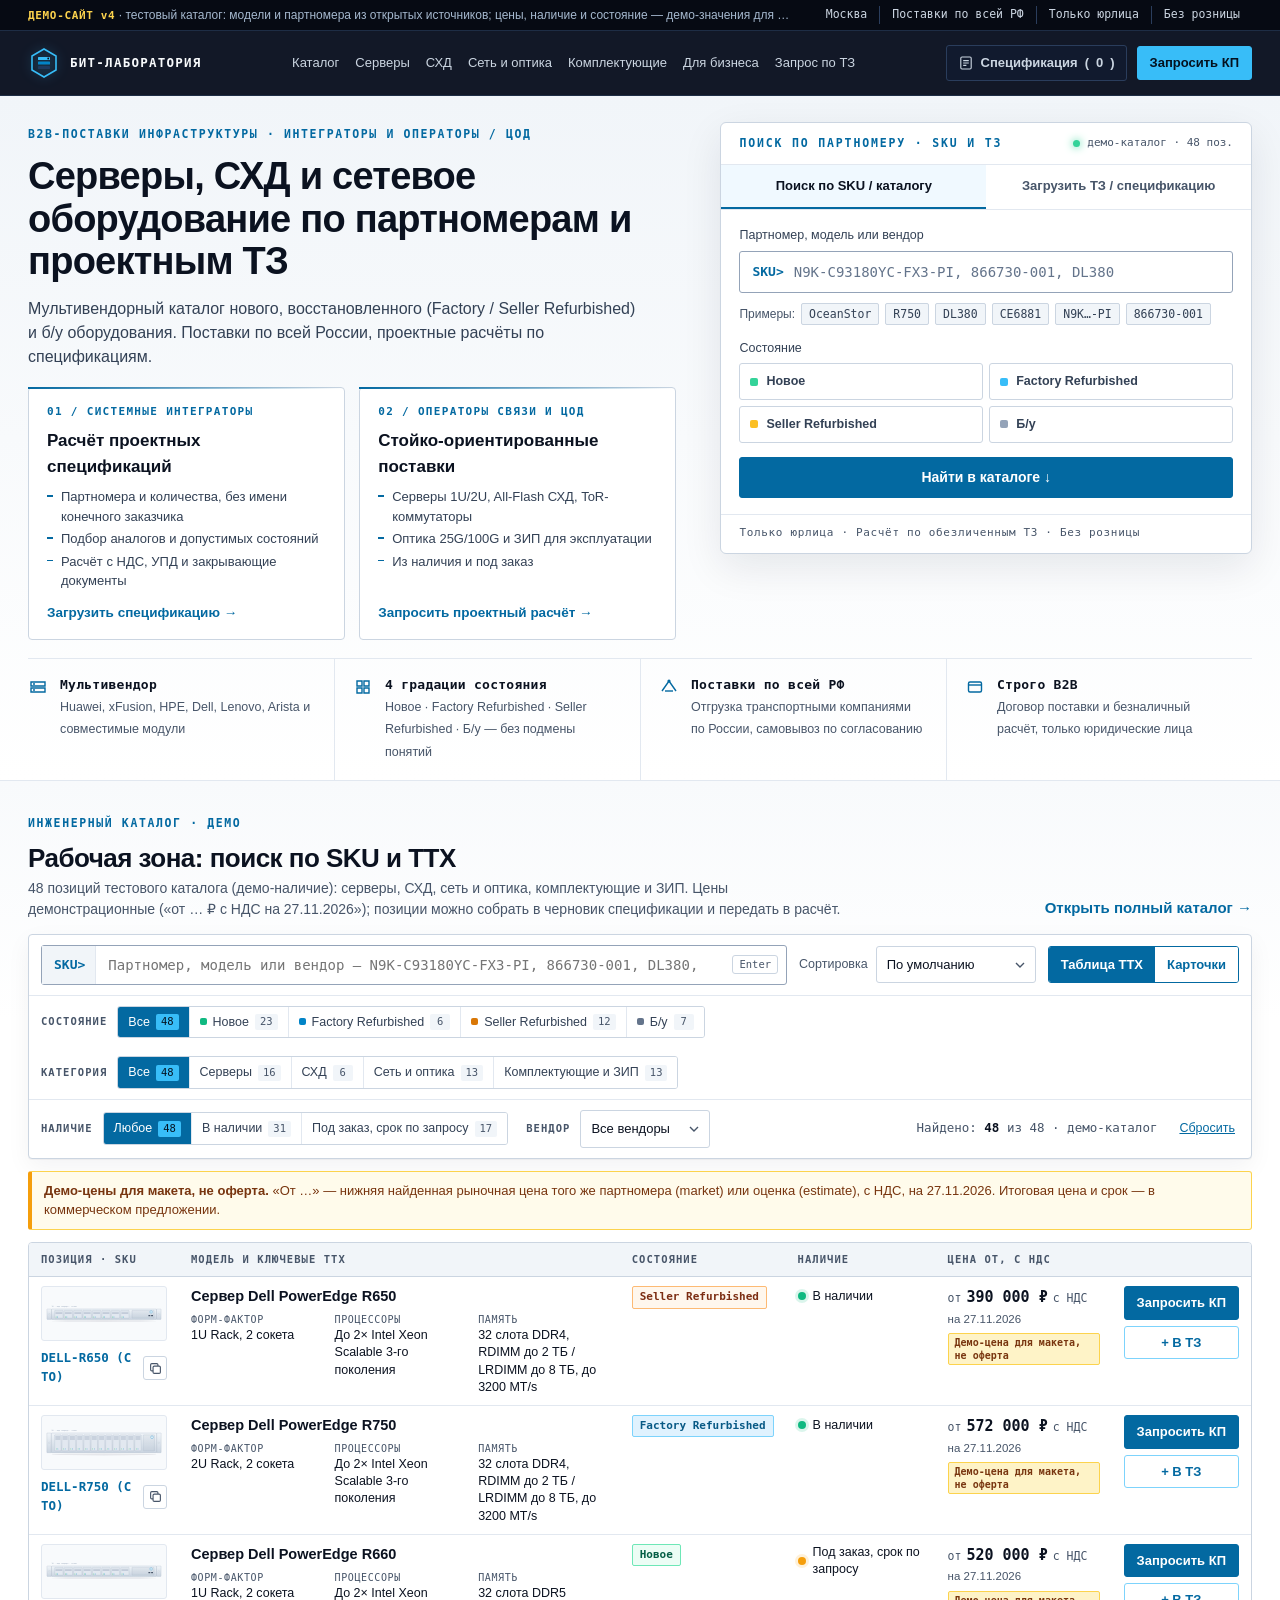
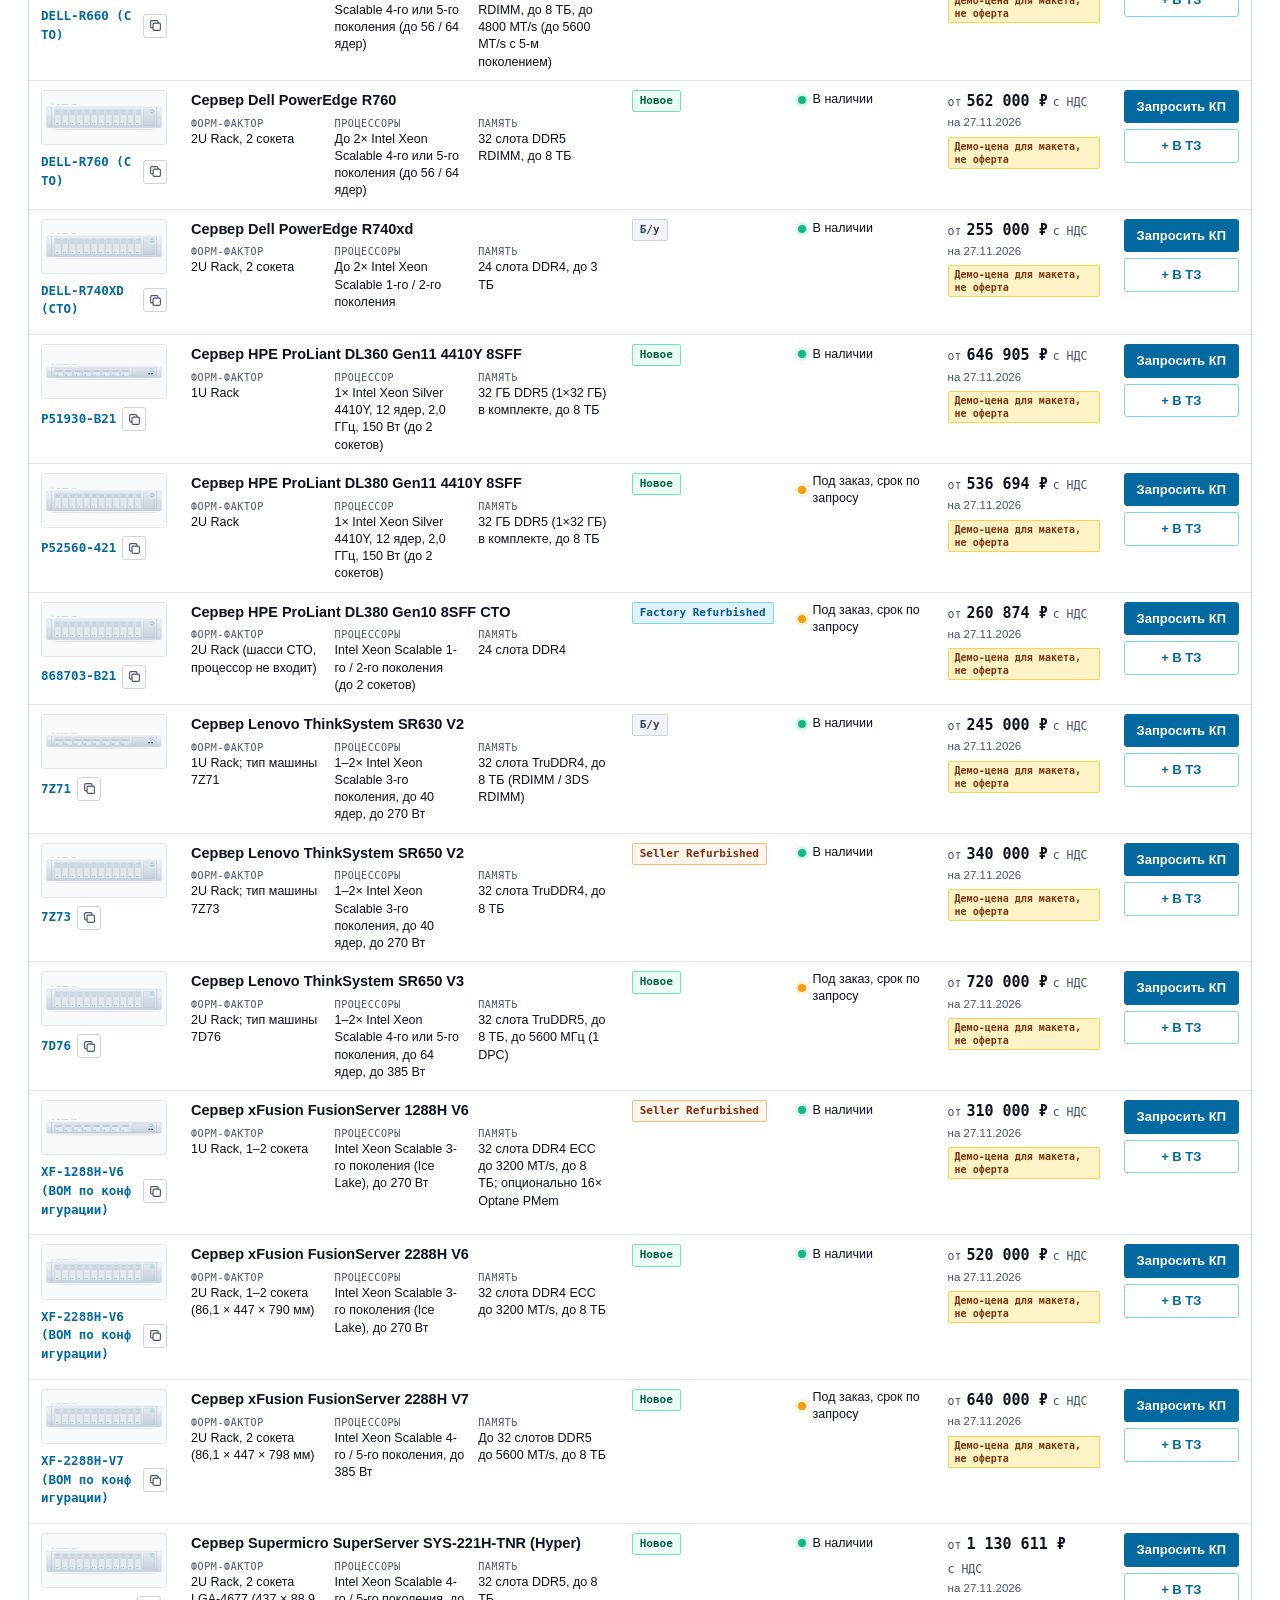
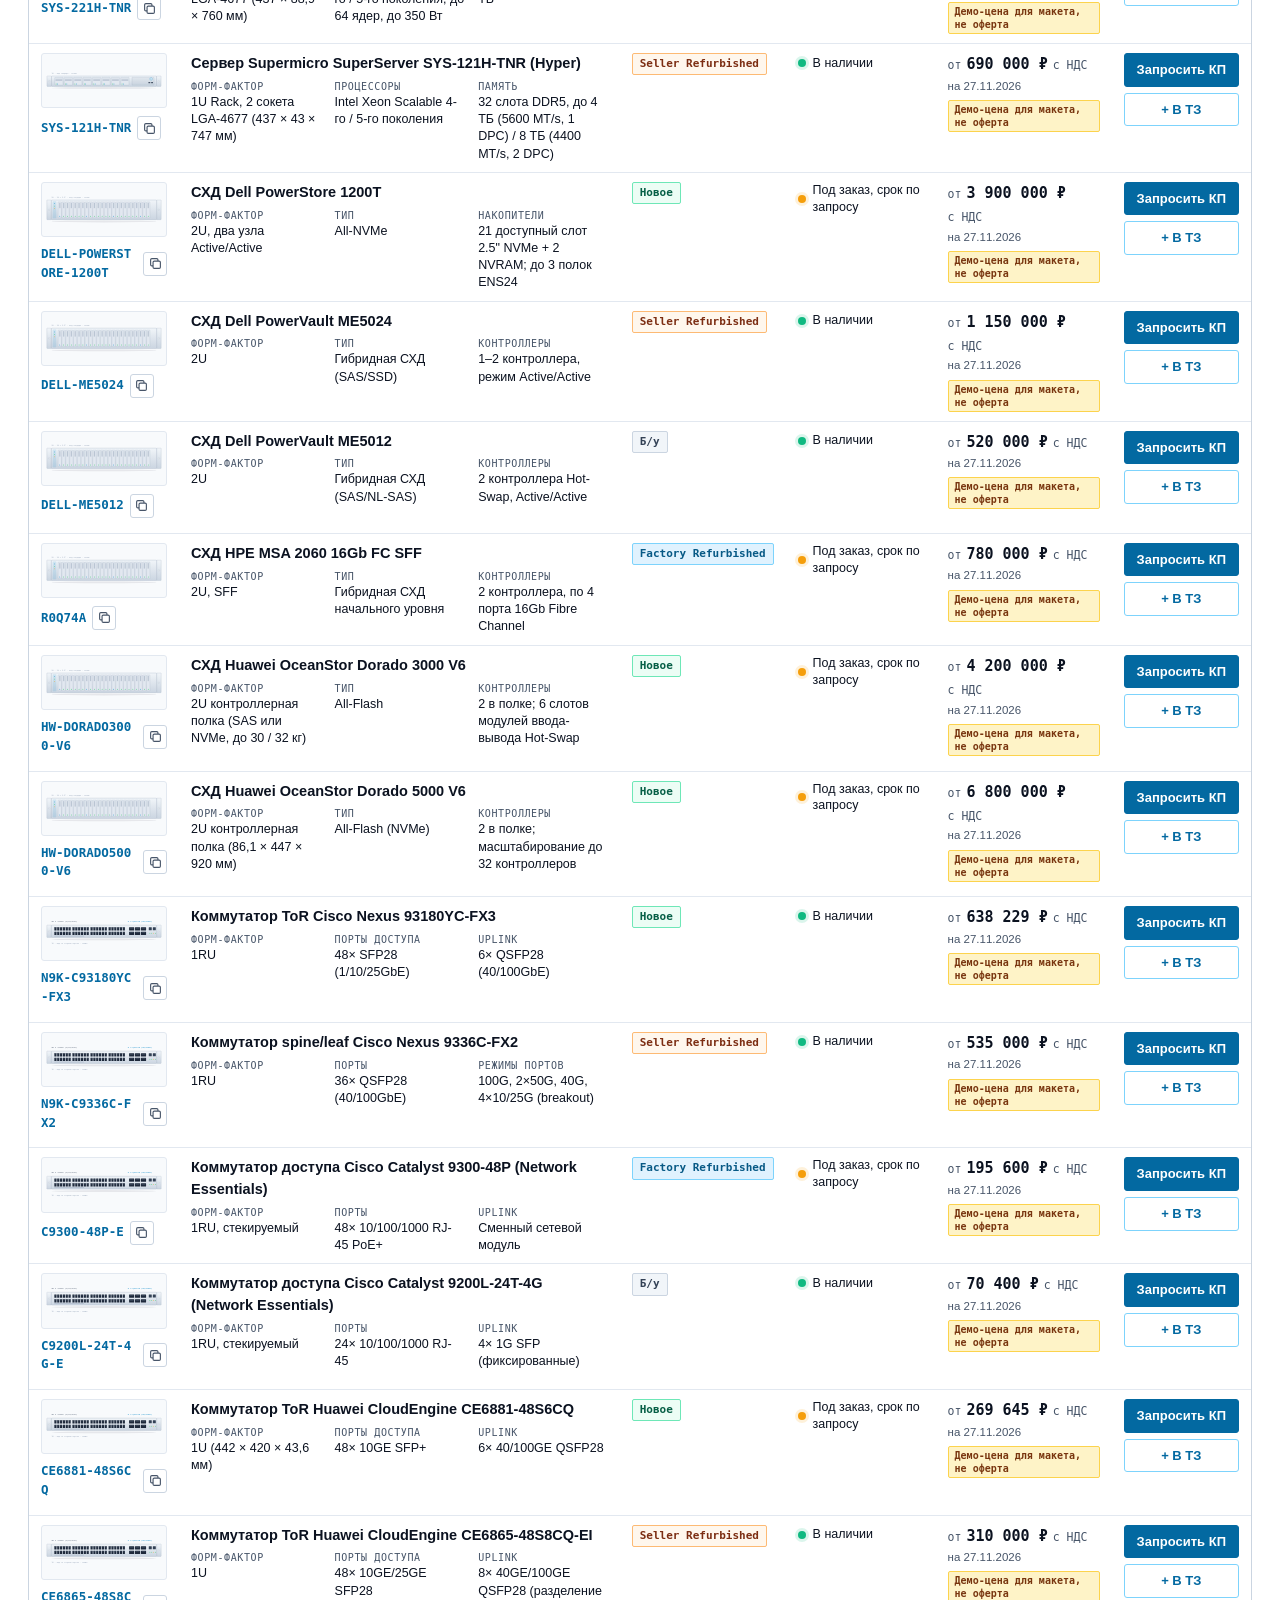
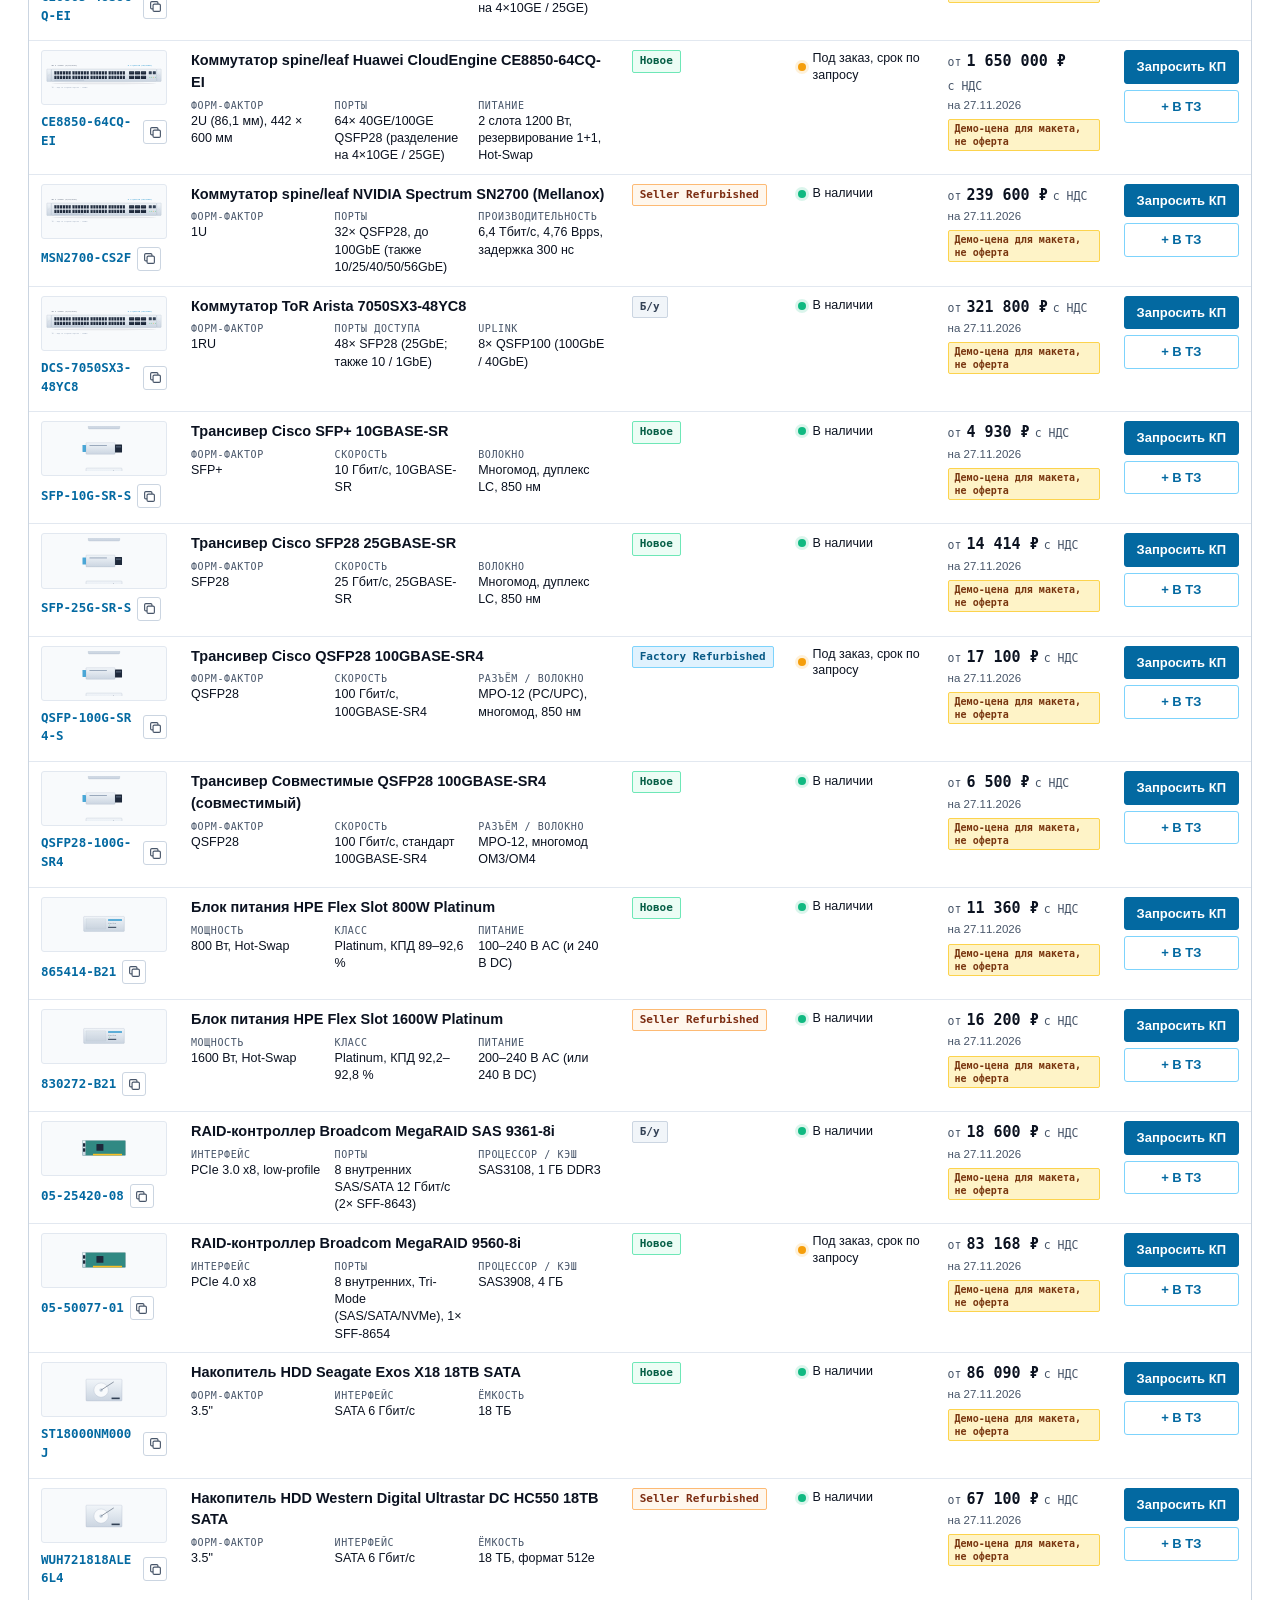
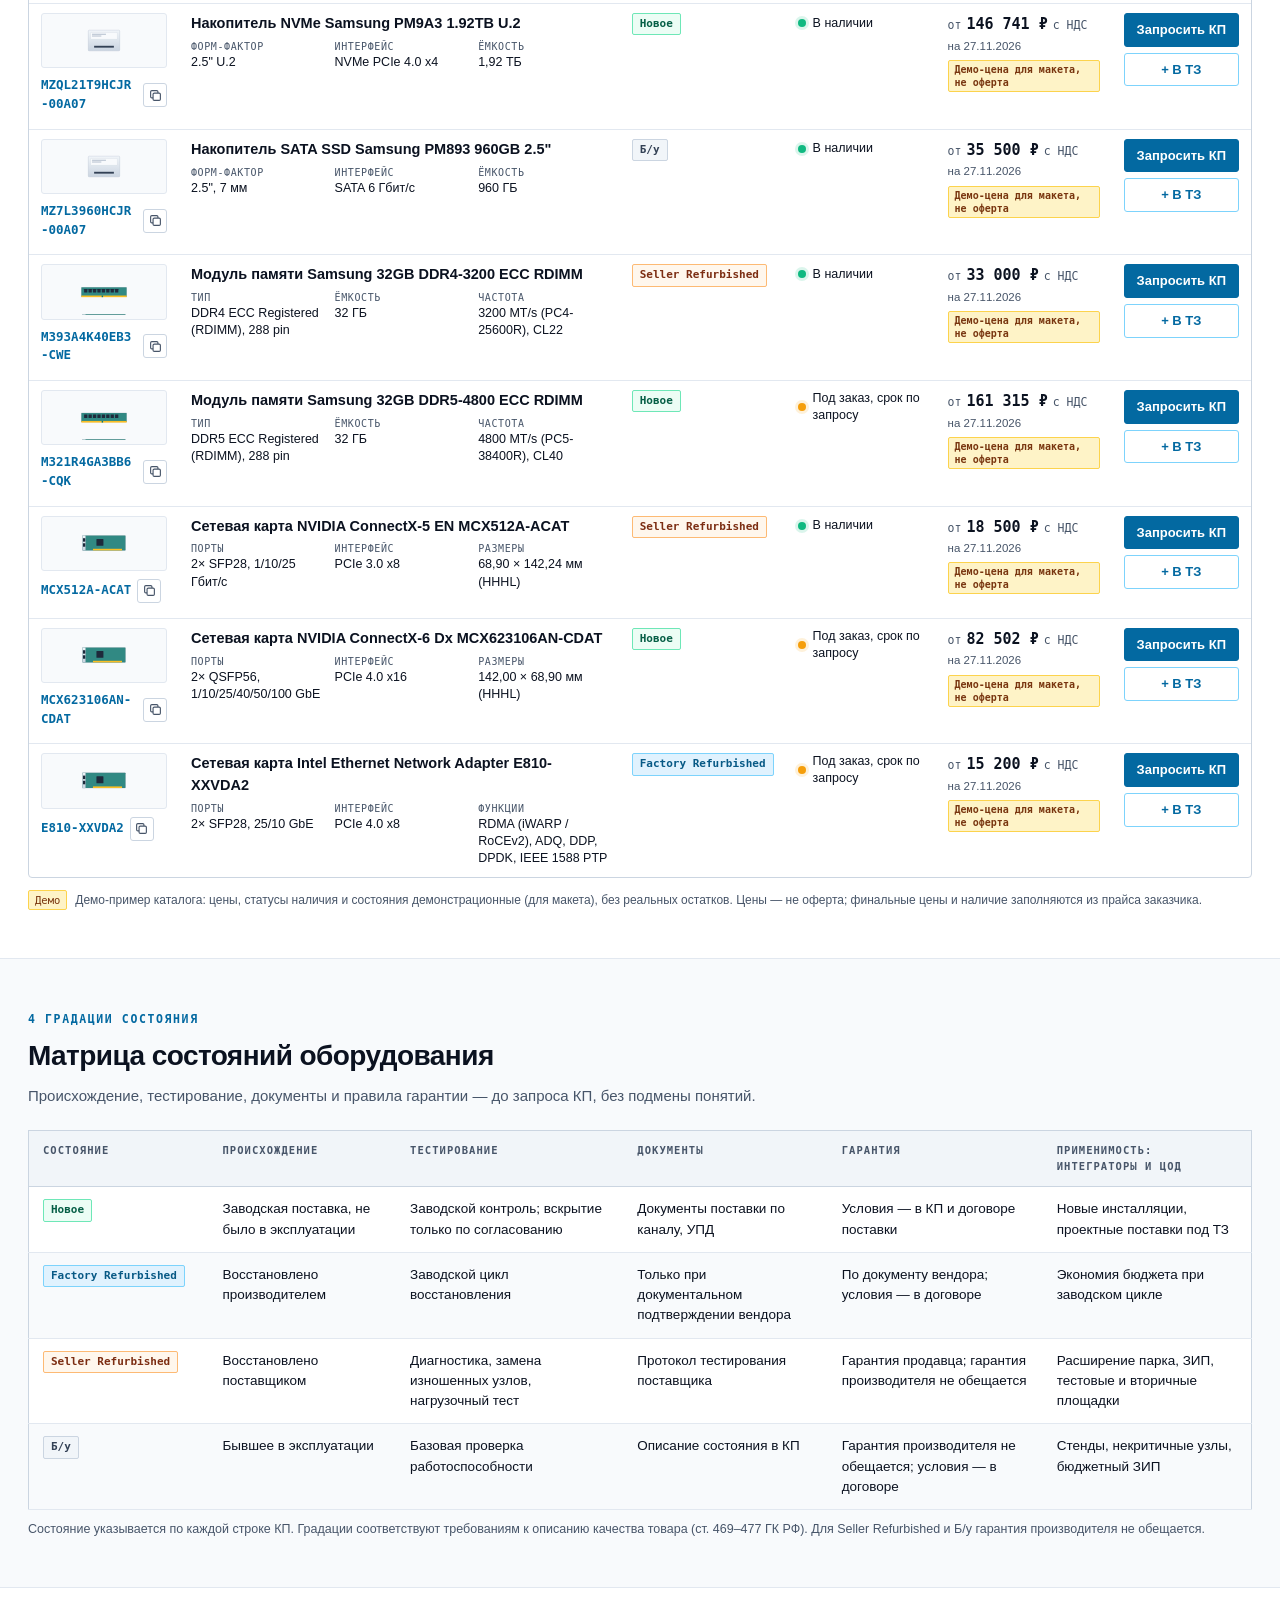
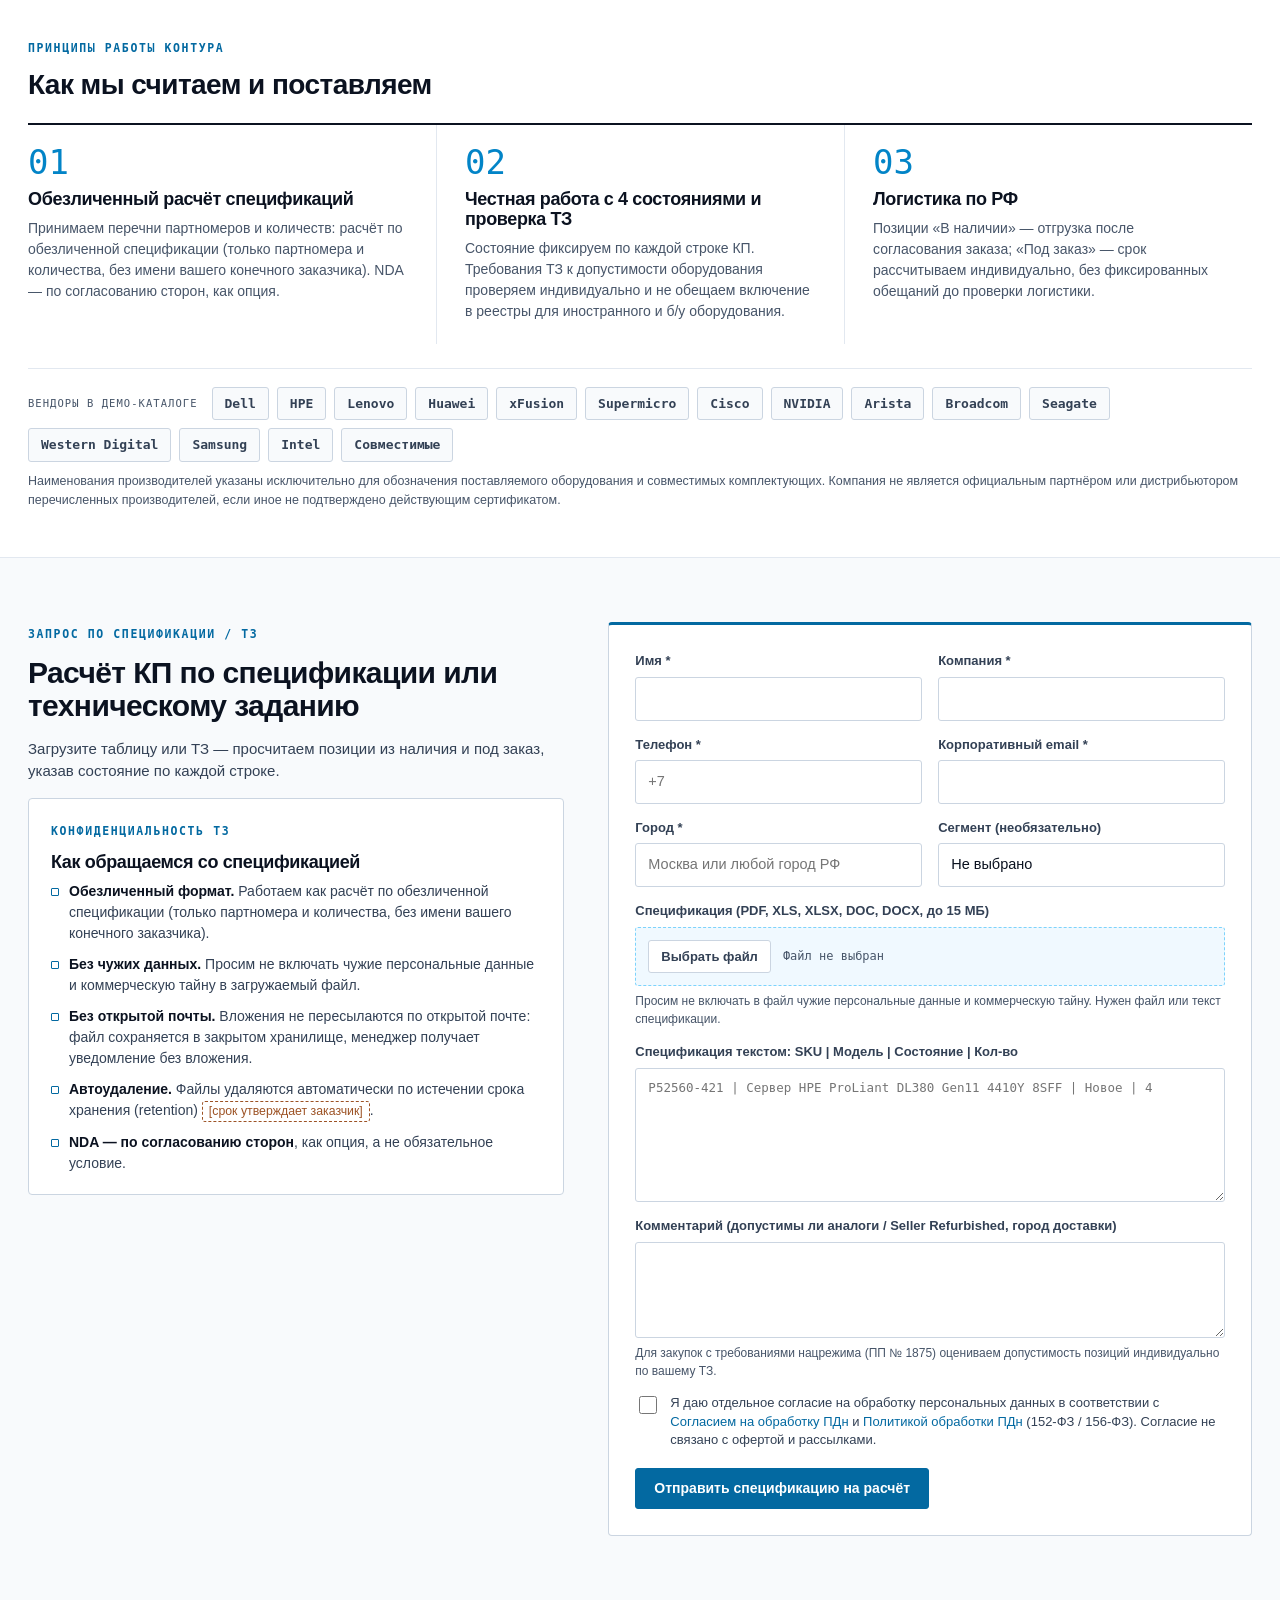
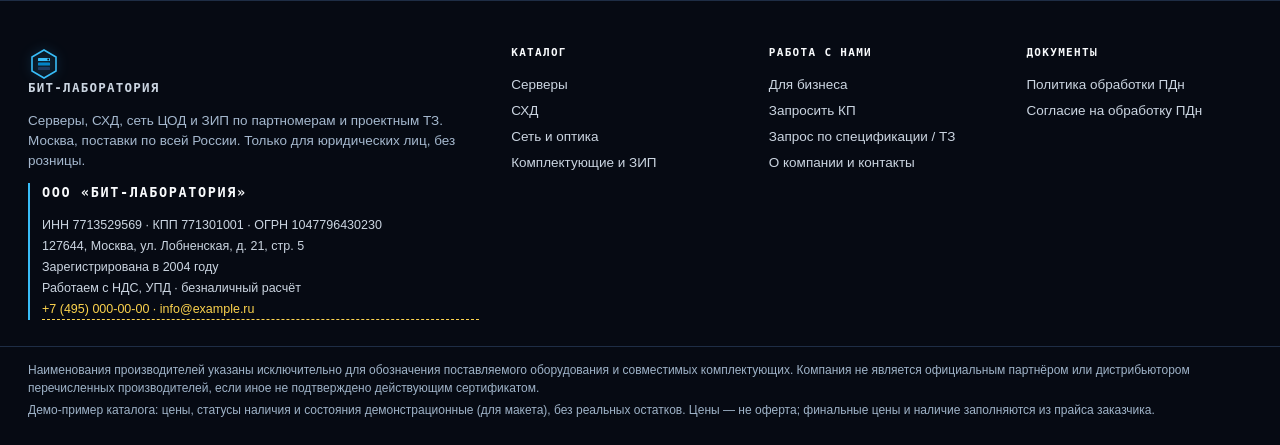
<file: index.html>
<!doctype html>
<html lang="ru">
<head>
<meta name="robots" content="noindex,nofollow">
<meta charset="utf-8">
<meta name="viewport" content="width=device-width, initial-scale=1">
<title>Серверы, СХД и сеть ЦОД по партномерам — демо-сайт v4</title>
<meta name="description" content="B2B-поставки серверов, СХД и сетевого оборудования для интеграторов и операторов ЦОД. Москва и вся РФ.">
<link rel="icon" href="data:,">
<link rel="stylesheet" href="assets/style.css">
</head>
<body class="pg-index">
<a class="skip" href="#main">К содержанию</a>
<div class="util-bar"><div class="wrap ub"><span class="ub-demo"><b>ДЕМО-САЙТ v4</b> · тестовый каталог: модели и партномера из открытых источников; цены, наличие и состояние — демо-значения для макета (не оферта)</span><span class="ub-facts"><span>Москва</span><span>Поставки по всей РФ</span><span>Только юрлица</span><span>Без розницы</span></span></div></div><header class="site-header"><div class="wrap hdr"><a class="logo" href="index.html"><svg class="logo-mark" viewBox="0 0 32 32" aria-hidden="true"><path d="M16 2 28 9v14l-12 7L4 23V9z" fill="none" stroke="#38BDF8" stroke-width="1.6"/><rect x="10" y="10" width="12" height="3" rx=".6" fill="#38BDF8"/><rect x="10" y="14.5" width="12" height="3" rx=".6" fill="#0284C7"/><rect x="10" y="19" width="12" height="3" rx=".6" fill="#1E3A5F"/><circle cx="20.2" cy="11.5" r=".9" fill="#060A13"/></svg><span class="logo-txt">БИТ-ЛАБОРАТОРИЯ<small>инфраструктура ЦОД · B2B</small></span></a><nav class="nav" aria-label="Основное меню"><a data-nav href="catalog.html">Каталог</a><a data-nav href="catalog.html?category=servers">Серверы</a><a data-nav href="catalog.html?category=storage">СХД</a><a data-nav href="catalog.html?category=network">Сеть и оптика</a><a data-nav href="catalog.html?category=components">Комплектующие</a><a data-nav href="for-business.html">Для бизнеса</a><a data-nav href="rfq-spec.html">Запрос по ТЗ</a></nav><div class="hdr-cta"><button type="button" class="spec-btn" data-bom-btn aria-label="Черновик спецификации"><svg viewBox="0 0 20 20" aria-hidden="true"><rect x="3.5" y="2.5" width="13" height="15" rx="1.5" fill="none" stroke="currentColor" stroke-width="1.4"/><path d="M6.5 7h7M6.5 10h7M6.5 13h4" stroke="currentColor" stroke-width="1.4"/></svg><span class="spec-l">Спецификация</span> (<span data-bom-count>0</span>)</button><a class="btn btn-cyan btn-sm hdr-kp" href="rfq.html">Запросить КП</a><button class="menu-btn" type="button" data-menu-toggle aria-expanded="false" aria-label="Меню"><span></span><span></span><span></span></button></div></div></header>
<main id="main">
<section class="hero"><div class="hero-grid-bg" aria-hidden="true"></div>
<div class="wrap hero-grid"><div class="hero-l">
<span class="eyebrow">B2B-ПОСТАВКИ ИНФРАСТРУКТУРЫ · ИНТЕГРАТОРЫ И ОПЕРАТОРЫ / ЦОД</span>
<h1>Серверы, СХД и сетевое оборудование по партномерам и проектным ТЗ</h1>
<p class="lead">Мультивендорный каталог нового, восстановленного (Factory / Seller Refurbished) и б/у оборудования. Поставки по всей России, проектные расчёты по спецификациям.</p>
<div class="seg-cards">
<a class="seg-card" href="rfq-spec.html?segment=integrator"><span class="sc-code mono">01 / СИСТЕМНЫЕ ИНТЕГРАТОРЫ</span><b>Расчёт проектных спецификаций</b>
<ul><li>Партномера и количества, без имени конечного заказчика</li><li>Подбор аналогов и допустимых состояний</li><li>Расчёт с НДС, УПД и закрывающие документы</li></ul><span class="sc-cta">Загрузить спецификацию →</span></a>
<a class="seg-card" href="rfq.html?segment=operator"><span class="sc-code mono">02 / ОПЕРАТОРЫ СВЯЗИ И ЦОД</span><b>Стойко-ориентированные поставки</b>
<ul><li>Серверы 1U/2U, All-Flash СХД, ToR-коммутаторы</li><li>Оптика 25G/100G и ЗИП для эксплуатации</li><li>Из наличия и под заказ</li></ul><span class="sc-cta">Запросить проектный расчёт →</span></a>
</div></div>
<div class="qd" data-qd><div class="qd-head"><span class="qd-title mono">ПОИСК ПО ПАРТНОМЕРУ · SKU И ТЗ</span><span class="qd-live"><i></i>демо-каталог · 48 поз.</span></div>
<div class="qd-tabs" role="tablist"><button type="button" role="tab" class="is-on" aria-selected="true" data-qd-tab="search">Поиск по SKU / каталогу</button><button type="button" role="tab" aria-selected="false" data-qd-tab="spec">Загрузить ТЗ / спецификацию</button></div>
<div class="qd-panel" data-qd-panel="search" role="tabpanel"><form data-qd-search>
<label class="qd-l" for="qd-q">Партномер, модель или вендор</label><div class="qd-input"><span class="mono">SKU&gt;</span><input id="qd-q" name="qd_q" class="mono" autocomplete="off" spellcheck="false" placeholder="N9K-C93180YC-FX3-PI, 866730-001, DL380"></div>
<div class="qd-ex"><span>Примеры:</span><button type="button" class="ex mono" data-qd-example="OceanStor">OceanStor</button><button type="button" class="ex mono" data-qd-example="R750">R750</button><button type="button" class="ex mono" data-qd-example="DL380">DL380</button><button type="button" class="ex mono" data-qd-example="CE6881">CE6881</button><button type="button" class="ex mono" data-qd-example="N9K-C93180YC-FX3-PI">N9K…-PI</button><button type="button" class="ex mono" data-qd-example="866730-001">866730-001</button></div>
<span class="qd-l">Состояние</span><div class="qd-chips"><button type="button" class="qchip qc-new" data-qd-cond="new" aria-pressed="false">Новое</button><button type="button" class="qchip qc-factory" data-qd-cond="factory" aria-pressed="false">Factory Refurbished</button><button type="button" class="qchip qc-seller" data-qd-cond="seller" aria-pressed="false">Seller Refurbished</button><button type="button" class="qchip qc-used" data-qd-cond="used" aria-pressed="false">Б/у</button></div>
<button class="btn btn-cyan btn-block" type="submit">Найти в каталоге ↓</button></form></div>
<div class="qd-panel" data-qd-panel="spec" role="tabpanel" hidden><form data-qd-spec>
<span class="qd-l">Файл спецификации</span><div class="qd-file"><input class="file-native" id="qd-file" type="file" accept=".pdf,.xls,.xlsx,.doc,.docx"><label class="btn btn-outline btn-sm" for="qd-file">Выбрать файл</label><span class="mono" data-qd-file-info>Файл не выбран</span></div>
<span class="qd-hint">PDF, XLS, XLSX, DOC, DOCX · до 15 МБ</span>
<label class="qd-l" for="qd-list">Или список SKU и количеств</label><textarea id="qd-list" name="qd_list" class="mono" rows="3" placeholder="P52560-421 — 4 шт.&#10;QSFP-100G-SR4-S — 16 шт."></textarea>
<button class="btn btn-cyan btn-block" type="submit">Перейти к расчёту ТЗ →</button></form></div>
<div class="qd-foot mono">Только юрлица · Расчёт по обезличенным ТЗ · Без розницы</div></div>
</div><div class="wrap"><div class="facts"><div class="fact"><svg viewBox="0 0 20 20" aria-hidden="true"><path d="M3 5h14v4H3zM3 11h14v4H3z" fill="none" stroke="currentColor" stroke-width="1.4"/><circle cx="6" cy="7" r="1" fill="currentColor"/><circle cx="6" cy="13" r="1" fill="currentColor"/></svg><div><b>Мультивендор</b><span>Huawei, xFusion, HPE, Dell, Lenovo, Arista и совместимые модули</span></div></div><div class="fact"><svg viewBox="0 0 20 20" aria-hidden="true"><path d="M4 4h5v5H4zM11 4h5v5h-5zM4 11h5v5H4zM11 11h5v5h-5z" fill="none" stroke="currentColor" stroke-width="1.4"/></svg><div><b>4 градации состояния</b><span>Новое · Factory Refurbished · Seller Refurbished · Б/у — без подмены понятий</span></div></div><div class="fact"><svg viewBox="0 0 20 20" aria-hidden="true"><path d="M3 14 10 4l7 10" fill="none" stroke="currentColor" stroke-width="1.4"/><circle cx="10" cy="4" r="1.6" fill="currentColor"/><path d="M6 14h8" stroke="currentColor" stroke-width="1.4"/></svg><div><b>Поставки по всей РФ</b><span>Отгрузка транспортными компаниями по России, самовывоз по согласованию</span></div></div><div class="fact"><svg viewBox="0 0 20 20" aria-hidden="true"><rect x="3.5" y="5" width="13" height="10" rx="1.5" fill="none" stroke="currentColor" stroke-width="1.4"/><path d="M3.5 8h13" stroke="currentColor" stroke-width="1.4"/></svg><div><b>Строго B2B</b><span>Договор поставки и безналичный расчёт, только юридические лица</span></div></div></div></div></section>
<section class="light" id="workzone"><div class="wrap"><div class="wz" data-catalog data-view="table" data-main-catalog>
<div class="wz-head"><div><span class="eyebrow">ИНЖЕНЕРНЫЙ КАТАЛОГ · ДЕМО</span><h2>Рабочая зона: поиск по SKU и ТТХ</h2><p class="wz-sub">48 позиций тестового каталога (демо-наличие): серверы, СХД, сеть и оптика, комплектующие и ЗИП. Цены демонстрационные («от … ₽ с НДС на 27.11.2026»); позиции можно собрать в черновик спецификации и передать в расчёт.</p></div><a class="wz-link" href="catalog.html">Открыть полный каталог →</a></div><div class="toolbar">
<div class="tb-row"><form class="sku-search" data-search-form role="search"><span class="sku-pfx mono" aria-hidden="true">SKU&gt;</span><input type="search" data-fsearch placeholder="Партномер, модель или вендор — N9K-C93180YC-FX3-PI, 866730-001, DL380, R750" aria-label="Поиск по партномеру, модели или вендору" autocomplete="off" spellcheck="false"><kbd class="mono">Enter</kbd></form>
<label class="tb-sel"><span>Сортировка</span><select data-fsel="sort" aria-label="Сортировка"><option value="default">По умолчанию</option><option value="stock">Сначала в наличии</option><option value="vendor">По вендору</option><option value="form">По форм-фактору</option><option value="price_asc">Сначала дешевле</option><option value="price_desc">Сначала дороже</option></select></label>
<div class="view-tg" role="group" aria-label="Вид"><button type="button" data-view="table">Таблица ТТХ</button><button type="button" data-view="cards">Карточки</button></div></div>
<div class="tb-row tb-filters"><div class="fgroup"><span class="fl">Состояние</span><div class="seg seg-cond" role="group" aria-label="Состояние"><button type="button" data-fbtn data-key="condition" data-value="">Все <span class="n"></span></button><button type="button" class="fb-new" data-fbtn data-key="condition" data-value="new">Новое <span class="n"></span></button><button type="button" class="fb-factory" data-fbtn data-key="condition" data-value="factory">Factory Refurbished <span class="n"></span></button><button type="button" class="fb-seller" data-fbtn data-key="condition" data-value="seller">Seller Refurbished <span class="n"></span></button><button type="button" class="fb-used" data-fbtn data-key="condition" data-value="used">Б/у <span class="n"></span></button></div></div>
<div class="fgroup"><span class="fl">Категория</span><div class="seg" role="group" aria-label="Категория"><button type="button" data-fbtn data-key="category" data-value="">Все <span class="n"></span></button><button type="button" class="fb-servers" data-fbtn data-key="category" data-value="servers">Серверы <span class="n"></span></button><button type="button" class="fb-storage" data-fbtn data-key="category" data-value="storage">СХД <span class="n"></span></button><button type="button" class="fb-network" data-fbtn data-key="category" data-value="network">Сеть и оптика <span class="n"></span></button><button type="button" class="fb-components" data-fbtn data-key="category" data-value="components">Комплектующие и ЗИП <span class="n"></span></button></div></div></div>
<div class="tb-row tb-filters"><div class="fgroup"><span class="fl">Наличие</span><div class="seg" role="group" aria-label="Наличие"><button type="button" data-fbtn data-key="availability" data-value="">Любое <span class="n"></span></button><button type="button" class="fb-in_stock" data-fbtn data-key="availability" data-value="in_stock">В наличии <span class="n"></span></button><button type="button" class="fb-on_order" data-fbtn data-key="availability" data-value="on_order">Под заказ, срок по запросу <span class="n"></span></button></div></div>
<div class="fgroup"><span class="fl">Вендор</span><select data-fsel="vendor" aria-label="Вендор"><option value="">Все вендоры</option><option value="Dell">Dell</option><option value="HPE">HPE</option><option value="Lenovo">Lenovo</option><option value="Huawei">Huawei</option><option value="xFusion">xFusion</option><option value="Supermicro">Supermicro</option><option value="Cisco">Cisco</option><option value="NVIDIA">NVIDIA</option><option value="Arista">Arista</option><option value="Broadcom">Broadcom</option><option value="Seagate">Seagate</option><option value="Western Digital">Western Digital</option><option value="Samsung">Samsung</option><option value="Intel">Intel</option><option value="Совместимые">Совместимые</option></select></div>
<span class="tb-count" data-count></span><button type="button" class="tb-reset" data-reset>Сбросить</button></div>
</div>
<p class="demo-price-banner" data-demo-price-banner><b>Демо-цены для макета, не оферта.</b> «От …» — нижняя найденная рыночная цена того же партномера (market) или оценка (estimate), с НДС, на 27.11.2026. Итоговая цена и срок — в коммерческом предложении.</p>
<div class="results" data-results></div>
<p class="wz-demo"><span class="demo-tag">Демо</span> Демо-пример каталога: цены, статусы наличия и состояния демонстрационные (для макета), без реальных остатков. Цены — не оферта; финальные цены и наличие заполняются из прайса заказчика.</p>
</div></div></section>
<section class="light light-alt" id="conditions"><div class="wrap"><div class="sec-head"><span class="eyebrow">4 ГРАДАЦИИ СОСТОЯНИЯ</span><h2>Матрица состояний оборудования</h2><p>Происхождение, тестирование, документы и правила гарантии — до запроса КП, без подмены понятий.</p></div><div class="tbl-wrap"><table class="cond-table"><thead><tr><th>Состояние</th><th>Происхождение</th><th>Тестирование</th><th>Документы</th><th>Гарантия</th><th>Применимость: интеграторы и ЦОД</th></tr></thead><tbody><tr><th scope="row"><span class="badge cond-new">Новое</span></th><td data-l="Происхождение">Заводская поставка, не было в эксплуатации</td><td data-l="Тестирование">Заводской контроль; вскрытие только по согласованию</td><td data-l="Документы">Документы поставки по каналу, УПД</td><td data-l="Гарантия">Условия — в КП и договоре поставки</td><td data-l="Применимость">Новые инсталляции, проектные поставки под ТЗ</td></tr><tr><th scope="row"><span class="badge cond-factory">Factory Refurbished</span></th><td data-l="Происхождение">Восстановлено производителем</td><td data-l="Тестирование">Заводской цикл восстановления</td><td data-l="Документы">Только при документальном подтверждении вендора</td><td data-l="Гарантия">По документу вендора; условия — в договоре</td><td data-l="Применимость">Экономия бюджета при заводском цикле</td></tr><tr><th scope="row"><span class="badge cond-seller">Seller Refurbished</span></th><td data-l="Происхождение">Восстановлено поставщиком</td><td data-l="Тестирование">Диагностика, замена изношенных узлов, нагрузочный тест</td><td data-l="Документы">Протокол тестирования поставщика</td><td data-l="Гарантия">Гарантия продавца; гарантия производителя не обещается</td><td data-l="Применимость">Расширение парка, ЗИП, тестовые и вторичные площадки</td></tr><tr><th scope="row"><span class="badge cond-used">Б/у</span></th><td data-l="Происхождение">Бывшее в эксплуатации</td><td data-l="Тестирование">Базовая проверка работоспособности</td><td data-l="Документы">Описание состояния в КП</td><td data-l="Гарантия">Гарантия производителя не обещается; условия — в договоре</td><td data-l="Применимость">Стенды, некритичные узлы, бюджетный ЗИП</td></tr></tbody></table></div><p class="tbl-note">Состояние указывается по каждой строке КП. Градации соответствуют требованиям к описанию качества товара (ст. 469–477 ГК РФ). Для Seller Refurbished и Б/у гарантия производителя не обещается.</p></div></section>
<section class="light" id="principles"><div class="wrap"><div class="sec-head"><span class="eyebrow">ПРИНЦИПЫ РАБОТЫ КОНТУРА</span><h2>Как мы считаем и поставляем</h2></div><div class="prs"><div class="pr"><span class="pr-n mono">01</span><h3>Обезличенный расчёт спецификаций</h3><p>Принимаем перечни партномеров и количеств: расчёт по обезличенной спецификации (только партномера и количества, без имени вашего конечного заказчика). NDA — по согласованию сторон, как опция.</p></div><div class="pr"><span class="pr-n mono">02</span><h3>Честная работа с 4 состояниями и проверка ТЗ</h3><p>Состояние фиксируем по каждой строке КП. Требования ТЗ к допустимости оборудования проверяем индивидуально и не обещаем включение в реестры для иностранного и б/у оборудования.</p></div><div class="pr"><span class="pr-n mono">03</span><h3>Логистика по РФ</h3><p>Позиции «В наличии» — отгрузка после согласования заказа; «Под заказ» — срок рассчитываем индивидуально, без фиксированных обещаний до проверки логистики.</p></div></div>
<div class="vendors"><span class="v-l">Вендоры в демо-каталоге</span><span class="vendor mono">Dell</span><span class="vendor mono">HPE</span><span class="vendor mono">Lenovo</span><span class="vendor mono">Huawei</span><span class="vendor mono">xFusion</span><span class="vendor mono">Supermicro</span><span class="vendor mono">Cisco</span><span class="vendor mono">NVIDIA</span><span class="vendor mono">Arista</span><span class="vendor mono">Broadcom</span><span class="vendor mono">Seagate</span><span class="vendor mono">Western Digital</span><span class="vendor mono">Samsung</span><span class="vendor mono">Intel</span><span class="vendor mono">Совместимые</span></div><p class="tbl-note">Наименования производителей указаны исключительно для обозначения поставляемого оборудования и совместимых комплектующих. Компания не является официальным партнёром или дистрибьютором перечисленных производителей, если иное не подтверждено действующим сертификатом.</p></div></section>
<section class="dark-form" id="spec-form"><div class="wrap df-grid"><div class="df-l"><span class="eyebrow">ЗАПРОС ПО СПЕЦИФИКАЦИИ / ТЗ</span><h2>Расчёт КП по спецификации или техническому заданию</h2>
<p class="lead">Загрузите таблицу или ТЗ — просчитаем позиции из наличия и под заказ, указав состояние по каждой строке.</p><aside class="conf" aria-label="Конфиденциальность спецификации">
<span class="eyebrow">КОНФИДЕНЦИАЛЬНОСТЬ ТЗ</span><h3>Как обращаемся со спецификацией</h3>
<ul class="conf-list">
<li><b>Обезличенный формат.</b> Работаем как расчёт по обезличенной спецификации (только партномера и количества, без имени вашего конечного заказчика).</li>
<li><b>Без чужих данных.</b> Просим не включать чужие персональные данные и коммерческую тайну в загружаемый файл.</li>
<li><b>Без открытой почты.</b> Вложения не пересылаются по открытой почте: файл сохраняется в закрытом хранилище, менеджер получает уведомление без вложения.</li>
<li><b>Автоудаление.</b> Файлы удаляются автоматически по истечении срока хранения (retention) <span class="slot">[срок утверждает заказчик]</span>.</li>
<li><b>NDA — по согласованию сторон</b>, как опция, а не обязательное условие.</li>
</ul></aside></div>
<div class="df-card"><form class="lead-form" data-lead="spec" id="home-form" action="#" method="post" enctype="multipart/form-data"><div class="form-grid"><div class="field"><label for="home-name">Имя *</label><input id="home-name" name="name" autocomplete="name" data-req></div>
<div class="field"><label for="home-company">Компания *</label><input id="home-company" name="company" autocomplete="organization" data-req></div>
<div class="field"><label for="home-phone">Телефон *</label><input id="home-phone" name="phone" type="tel" autocomplete="tel" placeholder="+7" data-req></div>
<div class="field"><label for="home-email">Корпоративный email *</label><input id="home-email" name="email" type="email" autocomplete="email" data-req></div>
<div class="field"><label for="home-city">Город *</label><input id="home-city" name="city" placeholder="Москва или любой город РФ" data-req></div>
<div class="field"><label for="home-segment">Сегмент (необязательно)</label><select id="home-segment" name="segment"><option value="">Не выбрано</option><option value="integrator">Системный интегратор</option><option value="operator">Оператор связи / ЦОД</option></select></div>
<div class="field full file-field"><label for="home-file">Спецификация (PDF, XLS, XLSX, DOC, DOCX, до 15 МБ)</label>
<div class="file-drop"><input class="file-native" id="home-file" name="spec_file" type="file" accept=".pdf,.xls,.xlsx,.doc,.docx" data-req-file><label class="btn btn-ghost btn-sm file-btn" for="home-file">Выбрать файл</label><span class="file-info mono" data-file-info>Файл не выбран</span></div>
<span class="hint" data-qd-file-hint hidden></span>
<span class="hint">Просим не включать в файл чужие персональные данные и коммерческую тайну. Нужен файл или текст спецификации.</span></div>
<div class="field full"><label for="home-need">Спецификация текстом: SKU | Модель | Состояние | Кол-во</label><textarea id="home-need" name="need" class="mono" rows="6" placeholder="P52560-421 | Сервер HPE ProLiant DL380 Gen11 4410Y 8SFF | Новое | 4"></textarea></div>
<div class="field full"><label for="home-comment">Комментарий (допустимы ли аналоги / Seller Refurbished, город доставки)</label><textarea id="home-comment" name="comment" rows="3"></textarea>
<span class="hint">Для закупок с требованиями нацрежима (ПП № 1875) оцениваем допустимость позиций индивидуально по вашему ТЗ.</span></div>
<div class="field field-consent full"><label class="check"><input type="checkbox" name="pd_consent" value="yes" data-req><span>Я даю отдельное согласие на обработку персональных данных в соответствии с <a href="consent.html" target="_blank">Согласием на обработку ПДн</a> и <a href="privacy.html" target="_blank">Политикой обработки ПДн</a> (152-ФЗ / 156-ФЗ). Согласие не связано с офертой и рассылками.</span></label></div></div><input type="hidden" name="bom_json"><input type="hidden" name="utm_source"><input type="hidden" name="utm_medium"><input type="hidden" name="utm_campaign"><input type="hidden" name="utm_content"><input type="hidden" name="utm_term"><input type="hidden" name="referrer"><input type="hidden" name="landing_page">
<div class="form-actions"><button class="btn btn-primary btn-submit" type="submit">Отправить спецификацию на расчёт</button></div>
</form><div class="form-result" data-result hidden aria-live="polite"></div></div></div></section>
</main>
<footer class="site-footer"><div class="wrap ftr">
<div class="ftr-col"><a class="logo" href="index.html"><svg class="logo-mark" viewBox="0 0 32 32" aria-hidden="true"><path d="M16 2 28 9v14l-12 7L4 23V9z" fill="none" stroke="#38BDF8" stroke-width="1.6"/><rect x="10" y="10" width="12" height="3" rx=".6" fill="#38BDF8"/><rect x="10" y="14.5" width="12" height="3" rx=".6" fill="#0284C7"/><rect x="10" y="19" width="12" height="3" rx=".6" fill="#1E3A5F"/><circle cx="20.2" cy="11.5" r=".9" fill="#060A13"/></svg><span class="logo-txt">БИТ-ЛАБОРАТОРИЯ<small>инфраструктура ЦОД · B2B</small></span></a>
<p>Серверы, СХД, сеть ЦОД и ЗИП по партномерам и проектным ТЗ. Москва, поставки по всей России. Только для юридических лиц, без розницы.</p>
<div class="ent"><b>ООО «БИТ-ЛАБОРАТОРИЯ»</b><span>ИНН 7713529569 · КПП 771301001 · ОГРН 1047796430230</span><span>127644, Москва, ул. Лобненская, д. 21, стр. 5</span><span>Зарегистрирована в 2004 году</span><span>Работаем с НДС, УПД · безналичный расчёт</span><!-- TODO: заглушки контактов — заменить на реальные телефон и e-mail перед запуском --><span class="ent-ph" title="Заглушка: заменить на реальные контакты">+7 (495) 000-00-00 · info@example.ru</span></div></div>
<div class="ftr-col"><b>Каталог</b><a href="catalog.html?category=servers">Серверы</a><a href="catalog.html?category=storage">СХД</a><a href="catalog.html?category=network">Сеть и оптика</a><a href="catalog.html?category=components">Комплектующие и ЗИП</a></div>
<div class="ftr-col"><b>Работа с нами</b><a href="for-business.html">Для бизнеса</a><a href="rfq.html">Запросить КП</a><a href="rfq-spec.html">Запрос по спецификации / ТЗ</a><a href="for-business.html#contacts">О компании и контакты</a></div>
<div class="ftr-col"><b>Документы</b><a href="privacy.html">Политика обработки ПДн</a><a href="consent.html">Согласие на обработку ПДн</a></div>
</div><div class="wrap ftr-note"><p>Наименования производителей указаны исключительно для обозначения поставляемого оборудования и совместимых комплектующих. Компания не является официальным партнёром или дистрибьютором перечисленных производителей, если иное не подтверждено действующим сертификатом.</p><p>Демо-пример каталога: цены, статусы наличия и состояния демонстрационные (для макета), без реальных остатков. Цены — не оферта; финальные цены и наличие заполняются из прайса заказчика.</p></div></footer>
<section class="bom" id="bom" hidden aria-label="Черновик спецификации (BOM)">
<div class="wrap bom-bar"><button type="button" class="bom-toggle" data-bom-toggle aria-expanded="false" aria-controls="bom-list">
<span class="bom-ico" aria-hidden="true"></span><span class="bom-t">Черновик спецификации (BOM)</span><span class="bom-sum mono" data-bom-sum></span><span class="bom-chev" aria-hidden="true"></span></button>
<span class="bom-note">Демо: хранится только в этом браузере · без цен</span>
<button type="button" class="bom-clear" data-bom-clear>Очистить</button>
<a class="btn btn-cyan btn-sm" data-bom-go href="rfq-spec.html?from=bom">Передать в расчёт ТЗ →</a></div>
<div class="wrap bom-body"><div class="bom-head mono"><span>SKU</span><span>Модель</span><span>Состояние</span><span>Кол-во</span><span></span></div><ul id="bom-list" class="bom-list" data-bom-list></ul></div>
</section>
<script src="assets/data.js"></script>
<script src="assets/core.js"></script>
</body>
</html>
</file>
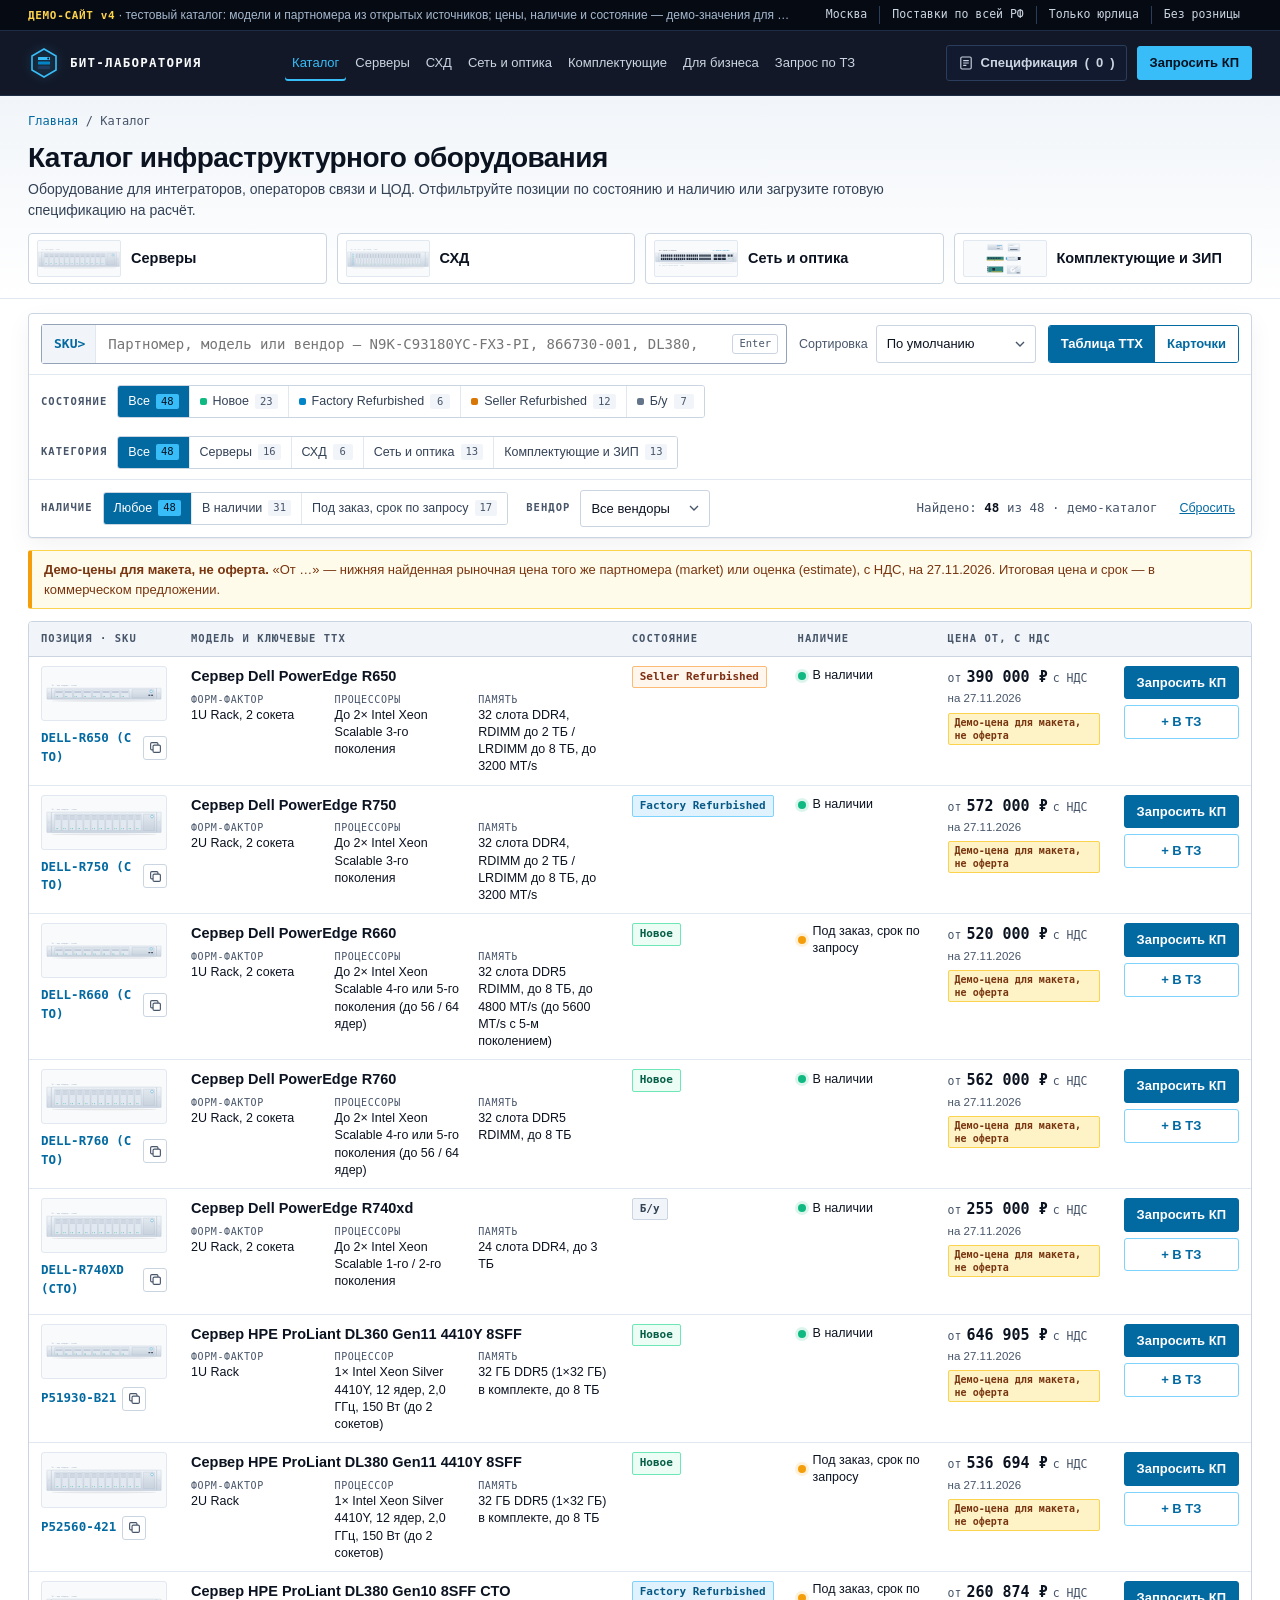
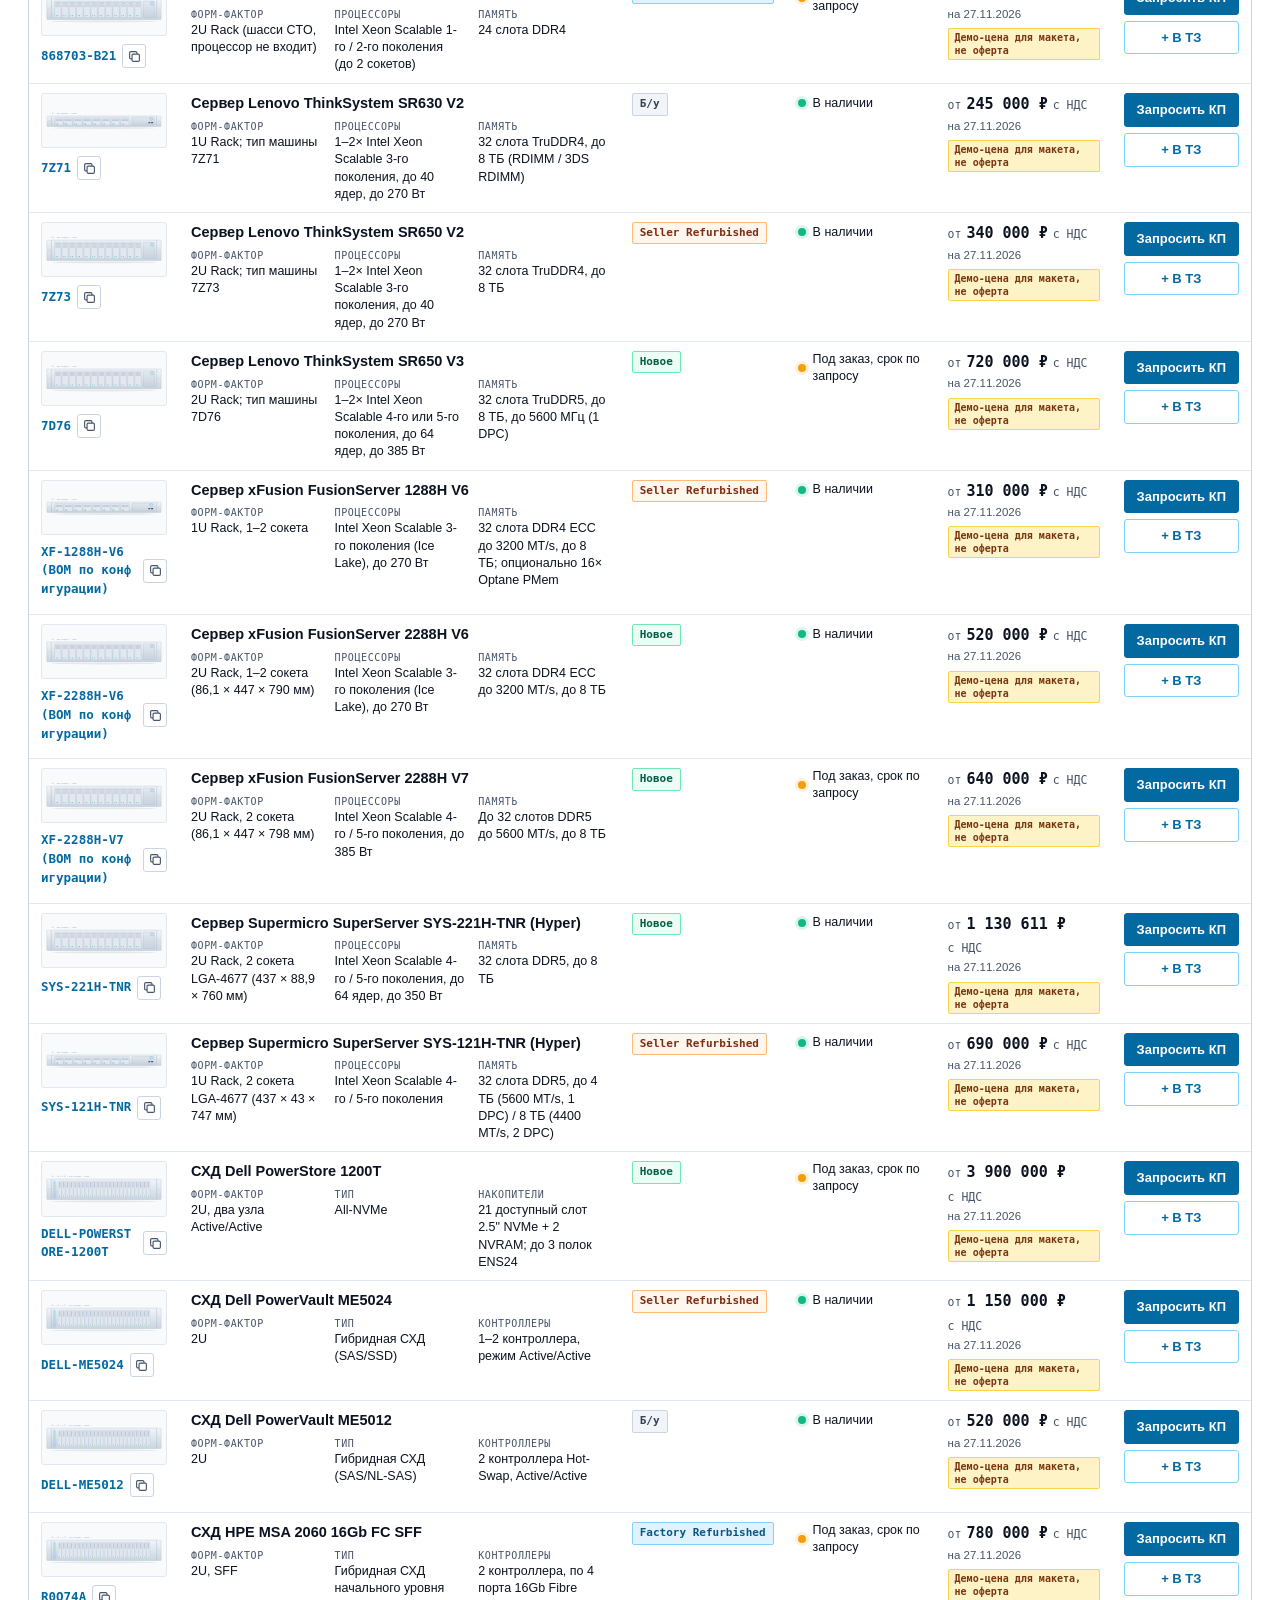
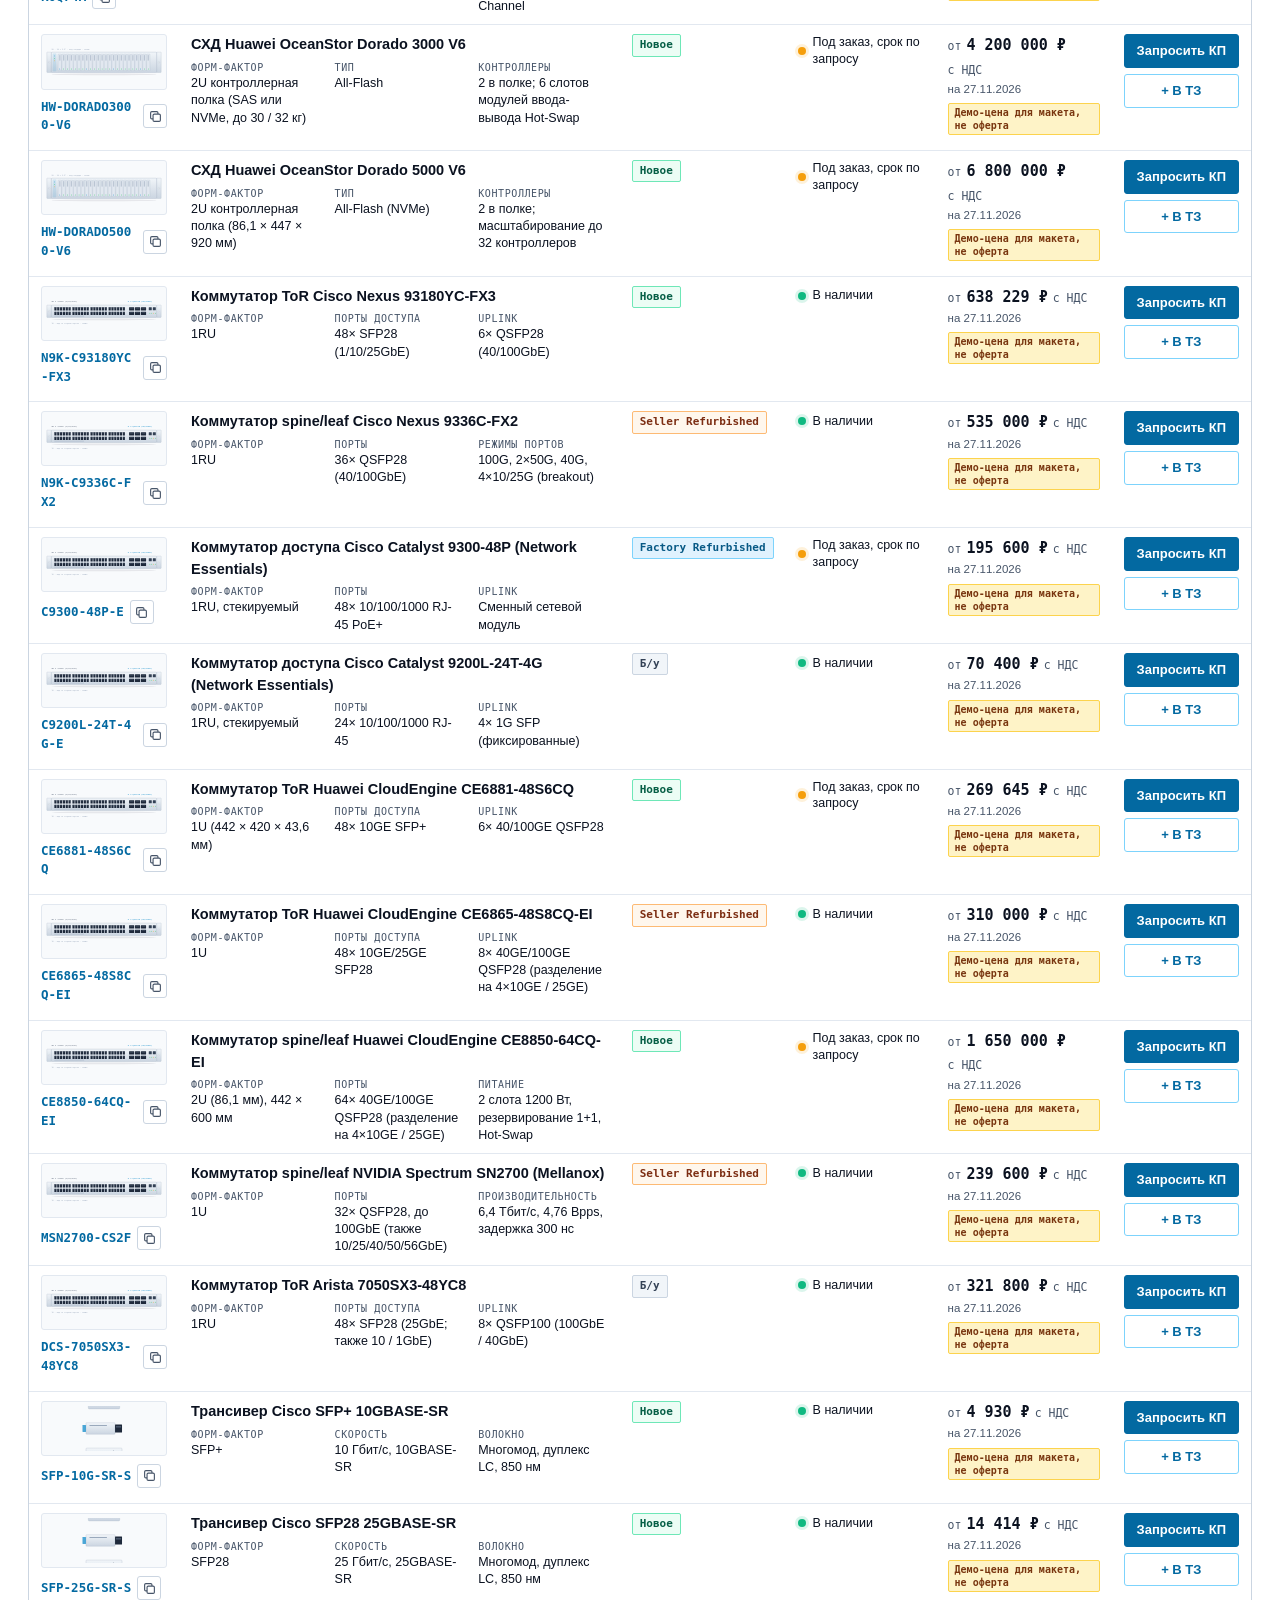
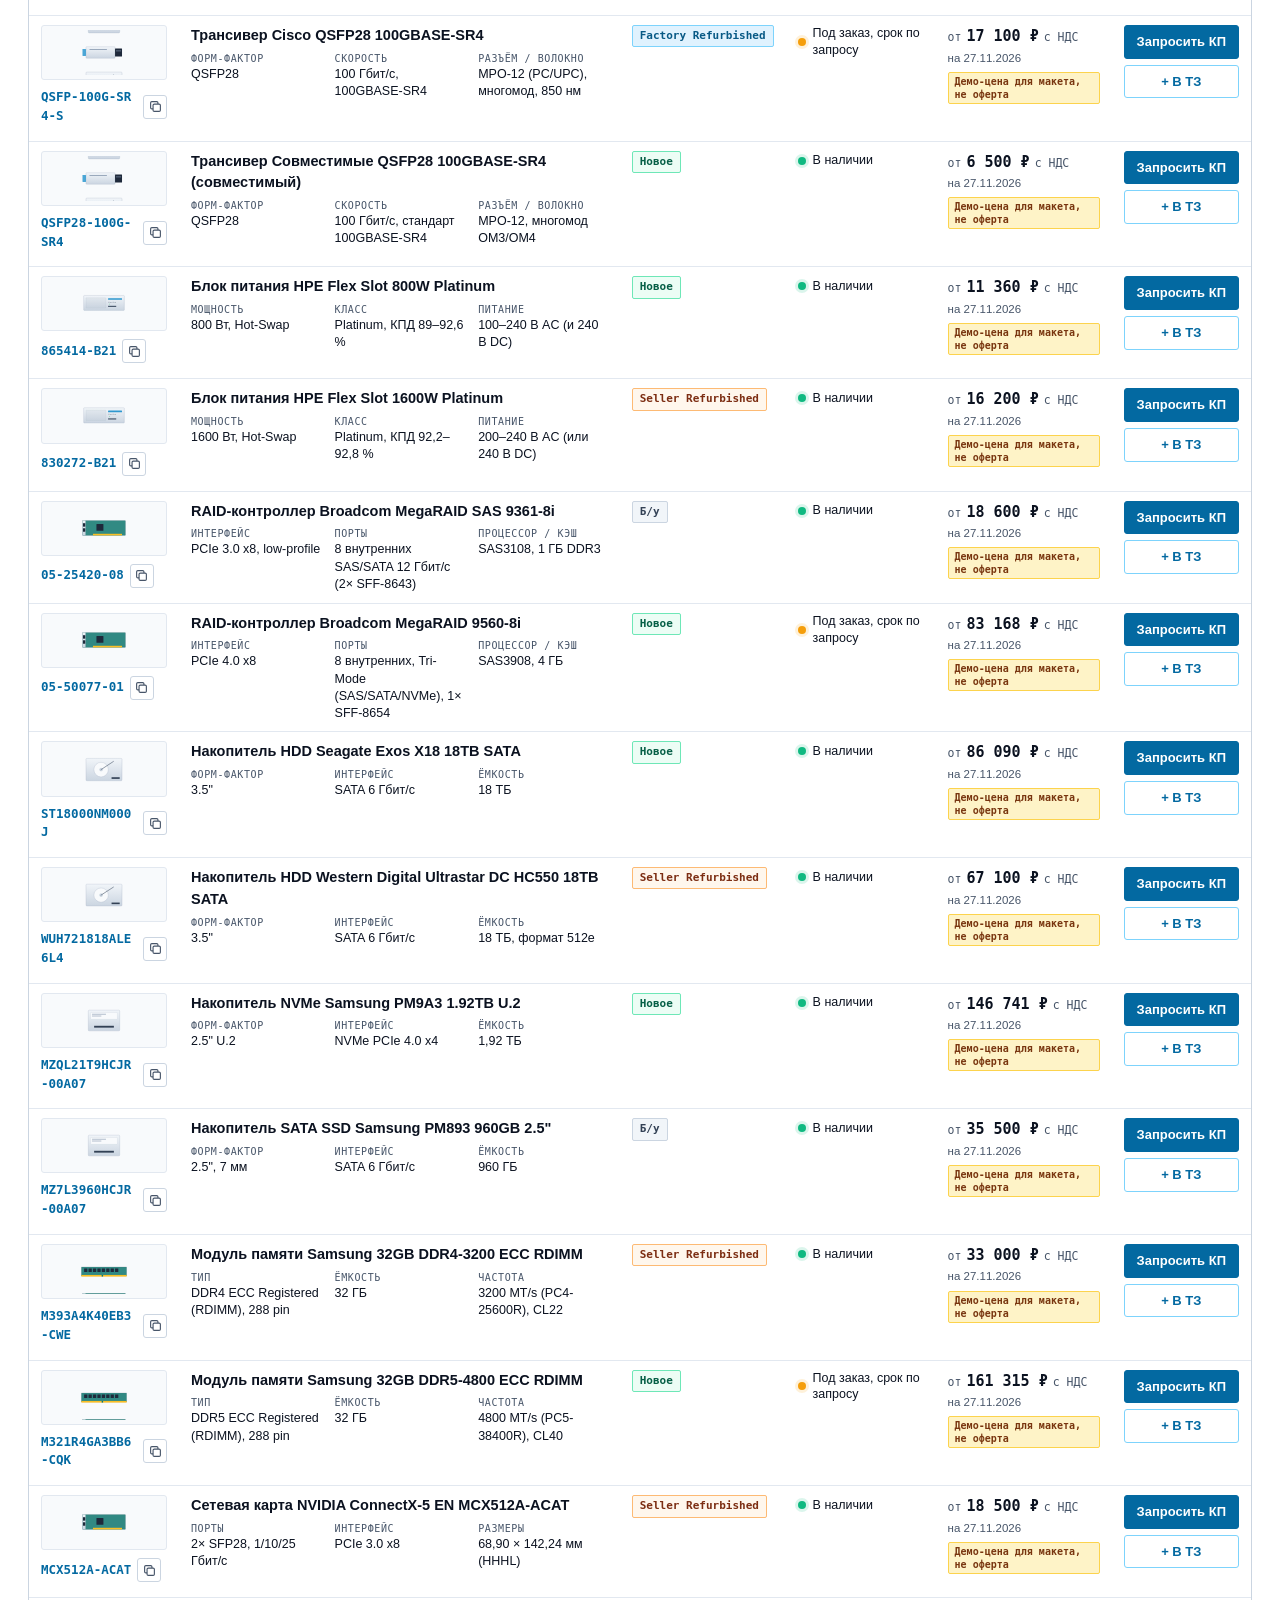
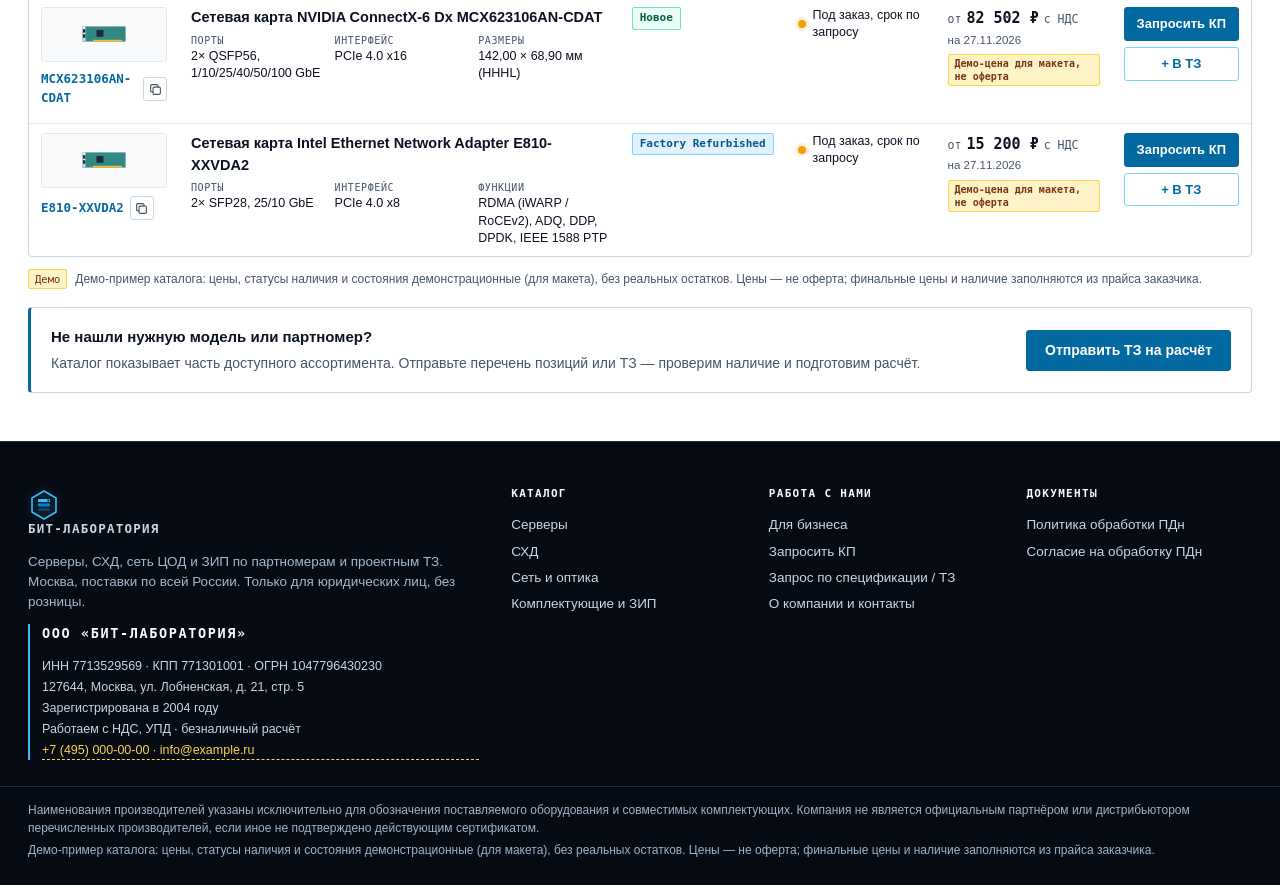
<file: catalog.html>
<!doctype html>
<html lang="ru">
<head>
<meta name="robots" content="noindex,nofollow">
<meta charset="utf-8">
<meta name="viewport" content="width=device-width, initial-scale=1">
<title>Каталог — демо-сайт v4</title>
<meta name="description" content="Каталог: серверы, СХД, сеть и оптика, комплектующие — фильтр по 4 состояниям и наличию.">
<link rel="icon" href="data:,">
<link rel="stylesheet" href="assets/style.css">
</head>
<body class="pg-catalog">
<a class="skip" href="#main">К содержанию</a>
<div class="util-bar"><div class="wrap ub"><span class="ub-demo"><b>ДЕМО-САЙТ v4</b> · тестовый каталог: модели и партномера из открытых источников; цены, наличие и состояние — демо-значения для макета (не оферта)</span><span class="ub-facts"><span>Москва</span><span>Поставки по всей РФ</span><span>Только юрлица</span><span>Без розницы</span></span></div></div><header class="site-header"><div class="wrap hdr"><a class="logo" href="index.html"><svg class="logo-mark" viewBox="0 0 32 32" aria-hidden="true"><path d="M16 2 28 9v14l-12 7L4 23V9z" fill="none" stroke="#38BDF8" stroke-width="1.6"/><rect x="10" y="10" width="12" height="3" rx=".6" fill="#38BDF8"/><rect x="10" y="14.5" width="12" height="3" rx=".6" fill="#0284C7"/><rect x="10" y="19" width="12" height="3" rx=".6" fill="#1E3A5F"/><circle cx="20.2" cy="11.5" r=".9" fill="#060A13"/></svg><span class="logo-txt">БИТ-ЛАБОРАТОРИЯ<small>инфраструктура ЦОД · B2B</small></span></a><nav class="nav" aria-label="Основное меню"><a data-nav href="catalog.html">Каталог</a><a data-nav href="catalog.html?category=servers">Серверы</a><a data-nav href="catalog.html?category=storage">СХД</a><a data-nav href="catalog.html?category=network">Сеть и оптика</a><a data-nav href="catalog.html?category=components">Комплектующие</a><a data-nav href="for-business.html">Для бизнеса</a><a data-nav href="rfq-spec.html">Запрос по ТЗ</a></nav><div class="hdr-cta"><button type="button" class="spec-btn" data-bom-btn aria-label="Черновик спецификации"><svg viewBox="0 0 20 20" aria-hidden="true"><rect x="3.5" y="2.5" width="13" height="15" rx="1.5" fill="none" stroke="currentColor" stroke-width="1.4"/><path d="M6.5 7h7M6.5 10h7M6.5 13h4" stroke="currentColor" stroke-width="1.4"/></svg><span class="spec-l">Спецификация</span> (<span data-bom-count>0</span>)</button><a class="btn btn-cyan btn-sm hdr-kp" href="rfq.html">Запросить КП</a><button class="menu-btn" type="button" data-menu-toggle aria-expanded="false" aria-label="Меню"><span></span><span></span><span></span></button></div></div></header>
<main id="main">
<section class="page-head"><div class="wrap"><nav class="crumbs mono" aria-label="Хлебные крошки"><a href="index.html">Главная</a> / <span>Каталог</span></nav>
<h1 data-cat-h1 data-default="Каталог инфраструктурного оборудования">Каталог инфраструктурного оборудования</h1>
<p class="lead">Оборудование для интеграторов, операторов связи и ЦОД. Отфильтруйте позиции по состоянию и наличию или загрузите готовую спецификацию на расчёт.</p>
<div class="cat-tiles"><a class="cat-tile" href="catalog.html?category=servers"><img src="assets/img/l-server-2u.svg" alt=""><span><b>Серверы</b><small>Стоечные 1U/2U-платформы</small></span></a><a class="cat-tile" href="catalog.html?category=storage"><img src="assets/img/l-storage.svg" alt=""><span><b>СХД</b><small>All-Flash и гибридные СХД</small></span></a><a class="cat-tile" href="catalog.html?category=network"><img src="assets/img/l-switch.svg" alt=""><span><b>Сеть и оптика</b><small>ToR-коммутаторы, оптика 25G/100G</small></span></a><a class="cat-tile" href="catalog.html?category=components"><img src="assets/img/l-parts.svg" alt=""><span><b>Комплектующие и ЗИП</b><small>БП, NVMe, ECC RDIMM</small></span></a></div></div></section>
<section class="light light-tight"><div class="wrap"><div class="wz" data-catalog data-view="table" data-main-catalog>
<div class="toolbar">
<div class="tb-row"><form class="sku-search" data-search-form role="search"><span class="sku-pfx mono" aria-hidden="true">SKU&gt;</span><input type="search" data-fsearch placeholder="Партномер, модель или вендор — N9K-C93180YC-FX3-PI, 866730-001, DL380, R750" aria-label="Поиск по партномеру, модели или вендору" autocomplete="off" spellcheck="false"><kbd class="mono">Enter</kbd></form>
<label class="tb-sel"><span>Сортировка</span><select data-fsel="sort" aria-label="Сортировка"><option value="default">По умолчанию</option><option value="stock">Сначала в наличии</option><option value="vendor">По вендору</option><option value="form">По форм-фактору</option><option value="price_asc">Сначала дешевле</option><option value="price_desc">Сначала дороже</option></select></label>
<div class="view-tg" role="group" aria-label="Вид"><button type="button" data-view="table">Таблица ТТХ</button><button type="button" data-view="cards">Карточки</button></div></div>
<div class="tb-row tb-filters"><div class="fgroup"><span class="fl">Состояние</span><div class="seg seg-cond" role="group" aria-label="Состояние"><button type="button" data-fbtn data-key="condition" data-value="">Все <span class="n"></span></button><button type="button" class="fb-new" data-fbtn data-key="condition" data-value="new">Новое <span class="n"></span></button><button type="button" class="fb-factory" data-fbtn data-key="condition" data-value="factory">Factory Refurbished <span class="n"></span></button><button type="button" class="fb-seller" data-fbtn data-key="condition" data-value="seller">Seller Refurbished <span class="n"></span></button><button type="button" class="fb-used" data-fbtn data-key="condition" data-value="used">Б/у <span class="n"></span></button></div></div>
<div class="fgroup"><span class="fl">Категория</span><div class="seg" role="group" aria-label="Категория"><button type="button" data-fbtn data-key="category" data-value="">Все <span class="n"></span></button><button type="button" class="fb-servers" data-fbtn data-key="category" data-value="servers">Серверы <span class="n"></span></button><button type="button" class="fb-storage" data-fbtn data-key="category" data-value="storage">СХД <span class="n"></span></button><button type="button" class="fb-network" data-fbtn data-key="category" data-value="network">Сеть и оптика <span class="n"></span></button><button type="button" class="fb-components" data-fbtn data-key="category" data-value="components">Комплектующие и ЗИП <span class="n"></span></button></div></div></div>
<div class="tb-row tb-filters"><div class="fgroup"><span class="fl">Наличие</span><div class="seg" role="group" aria-label="Наличие"><button type="button" data-fbtn data-key="availability" data-value="">Любое <span class="n"></span></button><button type="button" class="fb-in_stock" data-fbtn data-key="availability" data-value="in_stock">В наличии <span class="n"></span></button><button type="button" class="fb-on_order" data-fbtn data-key="availability" data-value="on_order">Под заказ, срок по запросу <span class="n"></span></button></div></div>
<div class="fgroup"><span class="fl">Вендор</span><select data-fsel="vendor" aria-label="Вендор"><option value="">Все вендоры</option><option value="Dell">Dell</option><option value="HPE">HPE</option><option value="Lenovo">Lenovo</option><option value="Huawei">Huawei</option><option value="xFusion">xFusion</option><option value="Supermicro">Supermicro</option><option value="Cisco">Cisco</option><option value="NVIDIA">NVIDIA</option><option value="Arista">Arista</option><option value="Broadcom">Broadcom</option><option value="Seagate">Seagate</option><option value="Western Digital">Western Digital</option><option value="Samsung">Samsung</option><option value="Intel">Intel</option><option value="Совместимые">Совместимые</option></select></div>
<span class="tb-count" data-count></span><button type="button" class="tb-reset" data-reset>Сбросить</button></div>
</div>
<p class="demo-price-banner" data-demo-price-banner><b>Демо-цены для макета, не оферта.</b> «От …» — нижняя найденная рыночная цена того же партномера (market) или оценка (estimate), с НДС, на 27.11.2026. Итоговая цена и срок — в коммерческом предложении.</p>
<div class="results" data-results></div>
<p class="wz-demo"><span class="demo-tag">Демо</span> Демо-пример каталога: цены, статусы наличия и состояния демонстрационные (для макета), без реальных остатков. Цены — не оферта; финальные цены и наличие заполняются из прайса заказчика.</p>
</div>
<div class="not-found"><div><b>Не нашли нужную модель или партномер?</b><p>Каталог показывает часть доступного ассортимента. Отправьте перечень позиций или ТЗ — проверим наличие и подготовим расчёт.</p></div><a class="btn btn-primary" href="rfq-spec.html">Отправить ТЗ на расчёт</a></div></div></section>
</main>
<footer class="site-footer"><div class="wrap ftr">
<div class="ftr-col"><a class="logo" href="index.html"><svg class="logo-mark" viewBox="0 0 32 32" aria-hidden="true"><path d="M16 2 28 9v14l-12 7L4 23V9z" fill="none" stroke="#38BDF8" stroke-width="1.6"/><rect x="10" y="10" width="12" height="3" rx=".6" fill="#38BDF8"/><rect x="10" y="14.5" width="12" height="3" rx=".6" fill="#0284C7"/><rect x="10" y="19" width="12" height="3" rx=".6" fill="#1E3A5F"/><circle cx="20.2" cy="11.5" r=".9" fill="#060A13"/></svg><span class="logo-txt">БИТ-ЛАБОРАТОРИЯ<small>инфраструктура ЦОД · B2B</small></span></a>
<p>Серверы, СХД, сеть ЦОД и ЗИП по партномерам и проектным ТЗ. Москва, поставки по всей России. Только для юридических лиц, без розницы.</p>
<div class="ent"><b>ООО «БИТ-ЛАБОРАТОРИЯ»</b><span>ИНН 7713529569 · КПП 771301001 · ОГРН 1047796430230</span><span>127644, Москва, ул. Лобненская, д. 21, стр. 5</span><span>Зарегистрирована в 2004 году</span><span>Работаем с НДС, УПД · безналичный расчёт</span><!-- TODO: заглушки контактов — заменить на реальные телефон и e-mail перед запуском --><span class="ent-ph" title="Заглушка: заменить на реальные контакты">+7 (495) 000-00-00 · info@example.ru</span></div></div>
<div class="ftr-col"><b>Каталог</b><a href="catalog.html?category=servers">Серверы</a><a href="catalog.html?category=storage">СХД</a><a href="catalog.html?category=network">Сеть и оптика</a><a href="catalog.html?category=components">Комплектующие и ЗИП</a></div>
<div class="ftr-col"><b>Работа с нами</b><a href="for-business.html">Для бизнеса</a><a href="rfq.html">Запросить КП</a><a href="rfq-spec.html">Запрос по спецификации / ТЗ</a><a href="for-business.html#contacts">О компании и контакты</a></div>
<div class="ftr-col"><b>Документы</b><a href="privacy.html">Политика обработки ПДн</a><a href="consent.html">Согласие на обработку ПДн</a></div>
</div><div class="wrap ftr-note"><p>Наименования производителей указаны исключительно для обозначения поставляемого оборудования и совместимых комплектующих. Компания не является официальным партнёром или дистрибьютором перечисленных производителей, если иное не подтверждено действующим сертификатом.</p><p>Демо-пример каталога: цены, статусы наличия и состояния демонстрационные (для макета), без реальных остатков. Цены — не оферта; финальные цены и наличие заполняются из прайса заказчика.</p></div></footer>
<section class="bom" id="bom" hidden aria-label="Черновик спецификации (BOM)">
<div class="wrap bom-bar"><button type="button" class="bom-toggle" data-bom-toggle aria-expanded="false" aria-controls="bom-list">
<span class="bom-ico" aria-hidden="true"></span><span class="bom-t">Черновик спецификации (BOM)</span><span class="bom-sum mono" data-bom-sum></span><span class="bom-chev" aria-hidden="true"></span></button>
<span class="bom-note">Демо: хранится только в этом браузере · без цен</span>
<button type="button" class="bom-clear" data-bom-clear>Очистить</button>
<a class="btn btn-cyan btn-sm" data-bom-go href="rfq-spec.html?from=bom">Передать в расчёт ТЗ →</a></div>
<div class="wrap bom-body"><div class="bom-head mono"><span>SKU</span><span>Модель</span><span>Состояние</span><span>Кол-во</span><span></span></div><ul id="bom-list" class="bom-list" data-bom-list></ul></div>
</section>
<script src="assets/data.js"></script>
<script src="assets/core.js"></script>
</body>
</html>
</file>
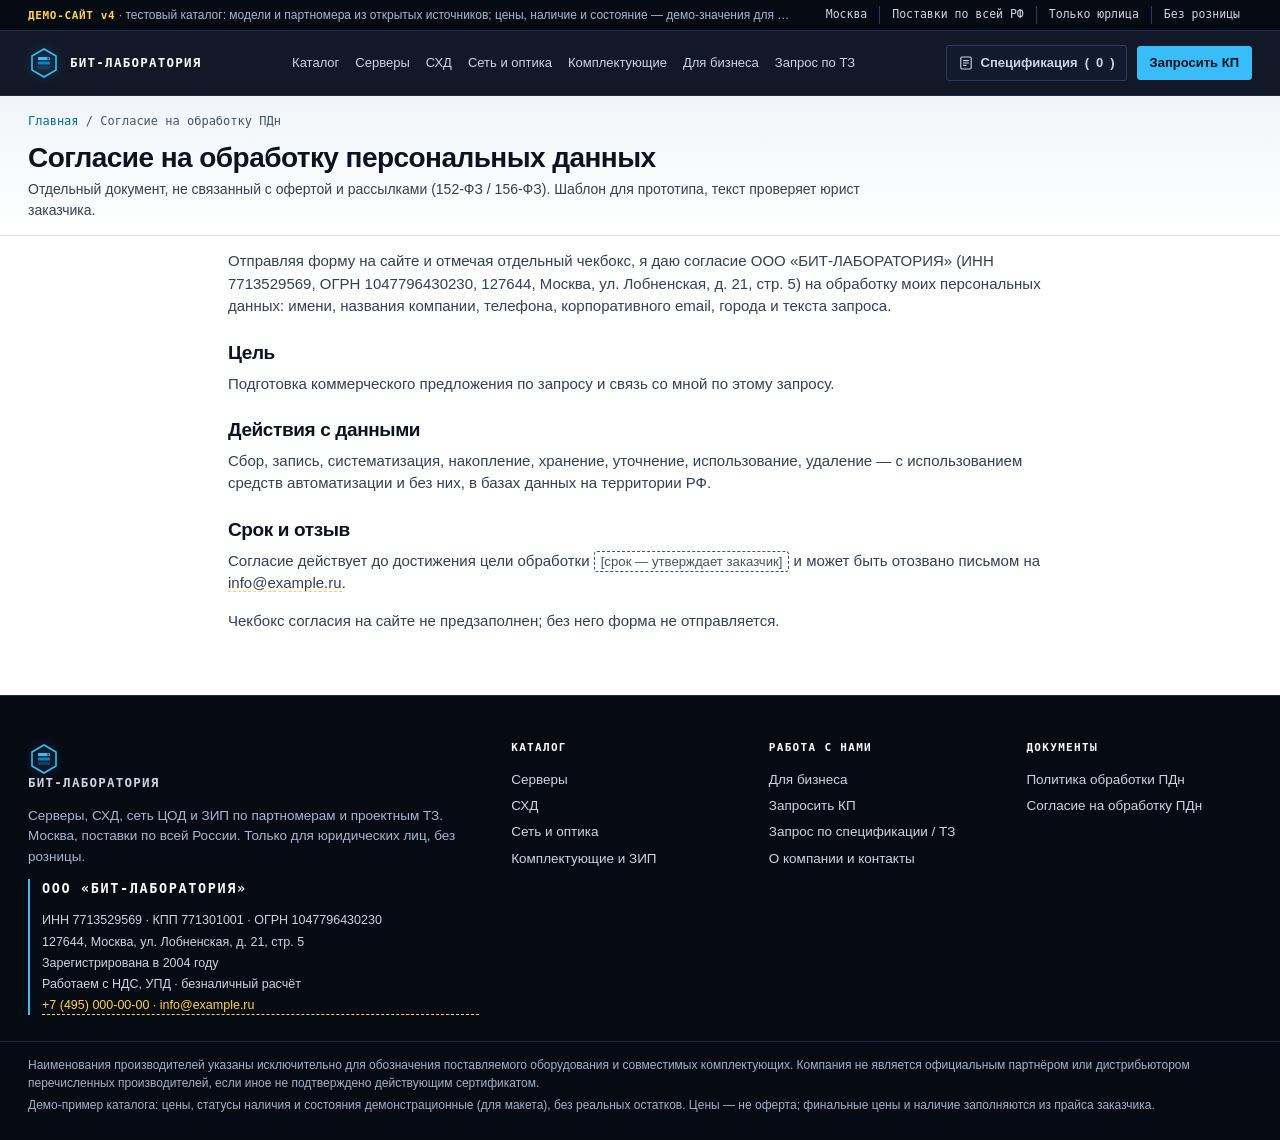
<file: consent.html>
<!doctype html>
<html lang="ru">
<head>
<meta name="robots" content="noindex,nofollow">
<meta charset="utf-8">
<meta name="viewport" content="width=device-width, initial-scale=1">
<title>Согласие на обработку ПДн — демо-сайт v4</title>
<meta name="description" content="Согласие на обработку персональных данных.">
<link rel="icon" href="data:,">
<link rel="stylesheet" href="assets/style.css">
</head>
<body class="pg-doc">
<a class="skip" href="#main">К содержанию</a>
<div class="util-bar"><div class="wrap ub"><span class="ub-demo"><b>ДЕМО-САЙТ v4</b> · тестовый каталог: модели и партномера из открытых источников; цены, наличие и состояние — демо-значения для макета (не оферта)</span><span class="ub-facts"><span>Москва</span><span>Поставки по всей РФ</span><span>Только юрлица</span><span>Без розницы</span></span></div></div><header class="site-header"><div class="wrap hdr"><a class="logo" href="index.html"><svg class="logo-mark" viewBox="0 0 32 32" aria-hidden="true"><path d="M16 2 28 9v14l-12 7L4 23V9z" fill="none" stroke="#38BDF8" stroke-width="1.6"/><rect x="10" y="10" width="12" height="3" rx=".6" fill="#38BDF8"/><rect x="10" y="14.5" width="12" height="3" rx=".6" fill="#0284C7"/><rect x="10" y="19" width="12" height="3" rx=".6" fill="#1E3A5F"/><circle cx="20.2" cy="11.5" r=".9" fill="#060A13"/></svg><span class="logo-txt">БИТ-ЛАБОРАТОРИЯ<small>инфраструктура ЦОД · B2B</small></span></a><nav class="nav" aria-label="Основное меню"><a data-nav href="catalog.html">Каталог</a><a data-nav href="catalog.html?category=servers">Серверы</a><a data-nav href="catalog.html?category=storage">СХД</a><a data-nav href="catalog.html?category=network">Сеть и оптика</a><a data-nav href="catalog.html?category=components">Комплектующие</a><a data-nav href="for-business.html">Для бизнеса</a><a data-nav href="rfq-spec.html">Запрос по ТЗ</a></nav><div class="hdr-cta"><button type="button" class="spec-btn" data-bom-btn aria-label="Черновик спецификации"><svg viewBox="0 0 20 20" aria-hidden="true"><rect x="3.5" y="2.5" width="13" height="15" rx="1.5" fill="none" stroke="currentColor" stroke-width="1.4"/><path d="M6.5 7h7M6.5 10h7M6.5 13h4" stroke="currentColor" stroke-width="1.4"/></svg><span class="spec-l">Спецификация</span> (<span data-bom-count>0</span>)</button><a class="btn btn-cyan btn-sm hdr-kp" href="rfq.html">Запросить КП</a><button class="menu-btn" type="button" data-menu-toggle aria-expanded="false" aria-label="Меню"><span></span><span></span><span></span></button></div></div></header>
<main id="main">
<section class="page-head ph-sm"><div class="wrap"><nav class="crumbs mono"><a href="index.html">Главная</a> / <span>Согласие на обработку ПДн</span></nav>
<h1>Согласие на обработку персональных данных</h1><p class="lead">Отдельный документ, не связанный с офертой и рассылками (152-ФЗ / 156-ФЗ). Шаблон для прототипа, текст проверяет юрист заказчика.</p></div></section>
<section class="light light-tight doc"><div class="wrap doc-wrap">
<p>Отправляя форму на сайте и отмечая отдельный чекбокс, я даю согласие ООО «БИТ-ЛАБОРАТОРИЯ» (ИНН 7713529569, ОГРН 1047796430230, 127644, Москва, ул. Лобненская, д. 21, стр. 5) на обработку моих персональных данных: имени, названия компании, телефона, корпоративного email, города и текста запроса.</p>
<h2>Цель</h2><p>Подготовка коммерческого предложения по запросу и связь со мной по этому запросу.</p>
<h2>Действия с данными</h2><p>Сбор, запись, систематизация, накопление, хранение, уточнение, использование, удаление — с использованием средств автоматизации и без них, в базах данных на территории РФ.</p>
<h2>Срок и отзыв</h2><p>Согласие действует до достижения цели обработки <span class="slot">[срок — утверждает заказчик]</span> и может быть отозвано письмом на <span class="ent-ph" title="Заглушка: заменить на реальный e-mail"><!-- TODO: заменить на реальный e-mail -->info@example.ru</span>.</p>
<p class="muted">Чекбокс согласия на сайте не предзаполнен; без него форма не отправляется.</p>
</div></section>
</main>
<footer class="site-footer"><div class="wrap ftr">
<div class="ftr-col"><a class="logo" href="index.html"><svg class="logo-mark" viewBox="0 0 32 32" aria-hidden="true"><path d="M16 2 28 9v14l-12 7L4 23V9z" fill="none" stroke="#38BDF8" stroke-width="1.6"/><rect x="10" y="10" width="12" height="3" rx=".6" fill="#38BDF8"/><rect x="10" y="14.5" width="12" height="3" rx=".6" fill="#0284C7"/><rect x="10" y="19" width="12" height="3" rx=".6" fill="#1E3A5F"/><circle cx="20.2" cy="11.5" r=".9" fill="#060A13"/></svg><span class="logo-txt">БИТ-ЛАБОРАТОРИЯ<small>инфраструктура ЦОД · B2B</small></span></a>
<p>Серверы, СХД, сеть ЦОД и ЗИП по партномерам и проектным ТЗ. Москва, поставки по всей России. Только для юридических лиц, без розницы.</p>
<div class="ent"><b>ООО «БИТ-ЛАБОРАТОРИЯ»</b><span>ИНН 7713529569 · КПП 771301001 · ОГРН 1047796430230</span><span>127644, Москва, ул. Лобненская, д. 21, стр. 5</span><span>Зарегистрирована в 2004 году</span><span>Работаем с НДС, УПД · безналичный расчёт</span><!-- TODO: заглушки контактов — заменить на реальные телефон и e-mail перед запуском --><span class="ent-ph" title="Заглушка: заменить на реальные контакты">+7 (495) 000-00-00 · info@example.ru</span></div></div>
<div class="ftr-col"><b>Каталог</b><a href="catalog.html?category=servers">Серверы</a><a href="catalog.html?category=storage">СХД</a><a href="catalog.html?category=network">Сеть и оптика</a><a href="catalog.html?category=components">Комплектующие и ЗИП</a></div>
<div class="ftr-col"><b>Работа с нами</b><a href="for-business.html">Для бизнеса</a><a href="rfq.html">Запросить КП</a><a href="rfq-spec.html">Запрос по спецификации / ТЗ</a><a href="for-business.html#contacts">О компании и контакты</a></div>
<div class="ftr-col"><b>Документы</b><a href="privacy.html">Политика обработки ПДн</a><a href="consent.html">Согласие на обработку ПДн</a></div>
</div><div class="wrap ftr-note"><p>Наименования производителей указаны исключительно для обозначения поставляемого оборудования и совместимых комплектующих. Компания не является официальным партнёром или дистрибьютором перечисленных производителей, если иное не подтверждено действующим сертификатом.</p><p>Демо-пример каталога: цены, статусы наличия и состояния демонстрационные (для макета), без реальных остатков. Цены — не оферта; финальные цены и наличие заполняются из прайса заказчика.</p></div></footer>
<section class="bom" id="bom" hidden aria-label="Черновик спецификации (BOM)">
<div class="wrap bom-bar"><button type="button" class="bom-toggle" data-bom-toggle aria-expanded="false" aria-controls="bom-list">
<span class="bom-ico" aria-hidden="true"></span><span class="bom-t">Черновик спецификации (BOM)</span><span class="bom-sum mono" data-bom-sum></span><span class="bom-chev" aria-hidden="true"></span></button>
<span class="bom-note">Демо: хранится только в этом браузере · без цен</span>
<button type="button" class="bom-clear" data-bom-clear>Очистить</button>
<a class="btn btn-cyan btn-sm" data-bom-go href="rfq-spec.html?from=bom">Передать в расчёт ТЗ →</a></div>
<div class="wrap bom-body"><div class="bom-head mono"><span>SKU</span><span>Модель</span><span>Состояние</span><span>Кол-во</span><span></span></div><ul id="bom-list" class="bom-list" data-bom-list></ul></div>
</section>
<script src="assets/data.js"></script>
<script src="assets/core.js"></script>
</body>
</html>
</file>
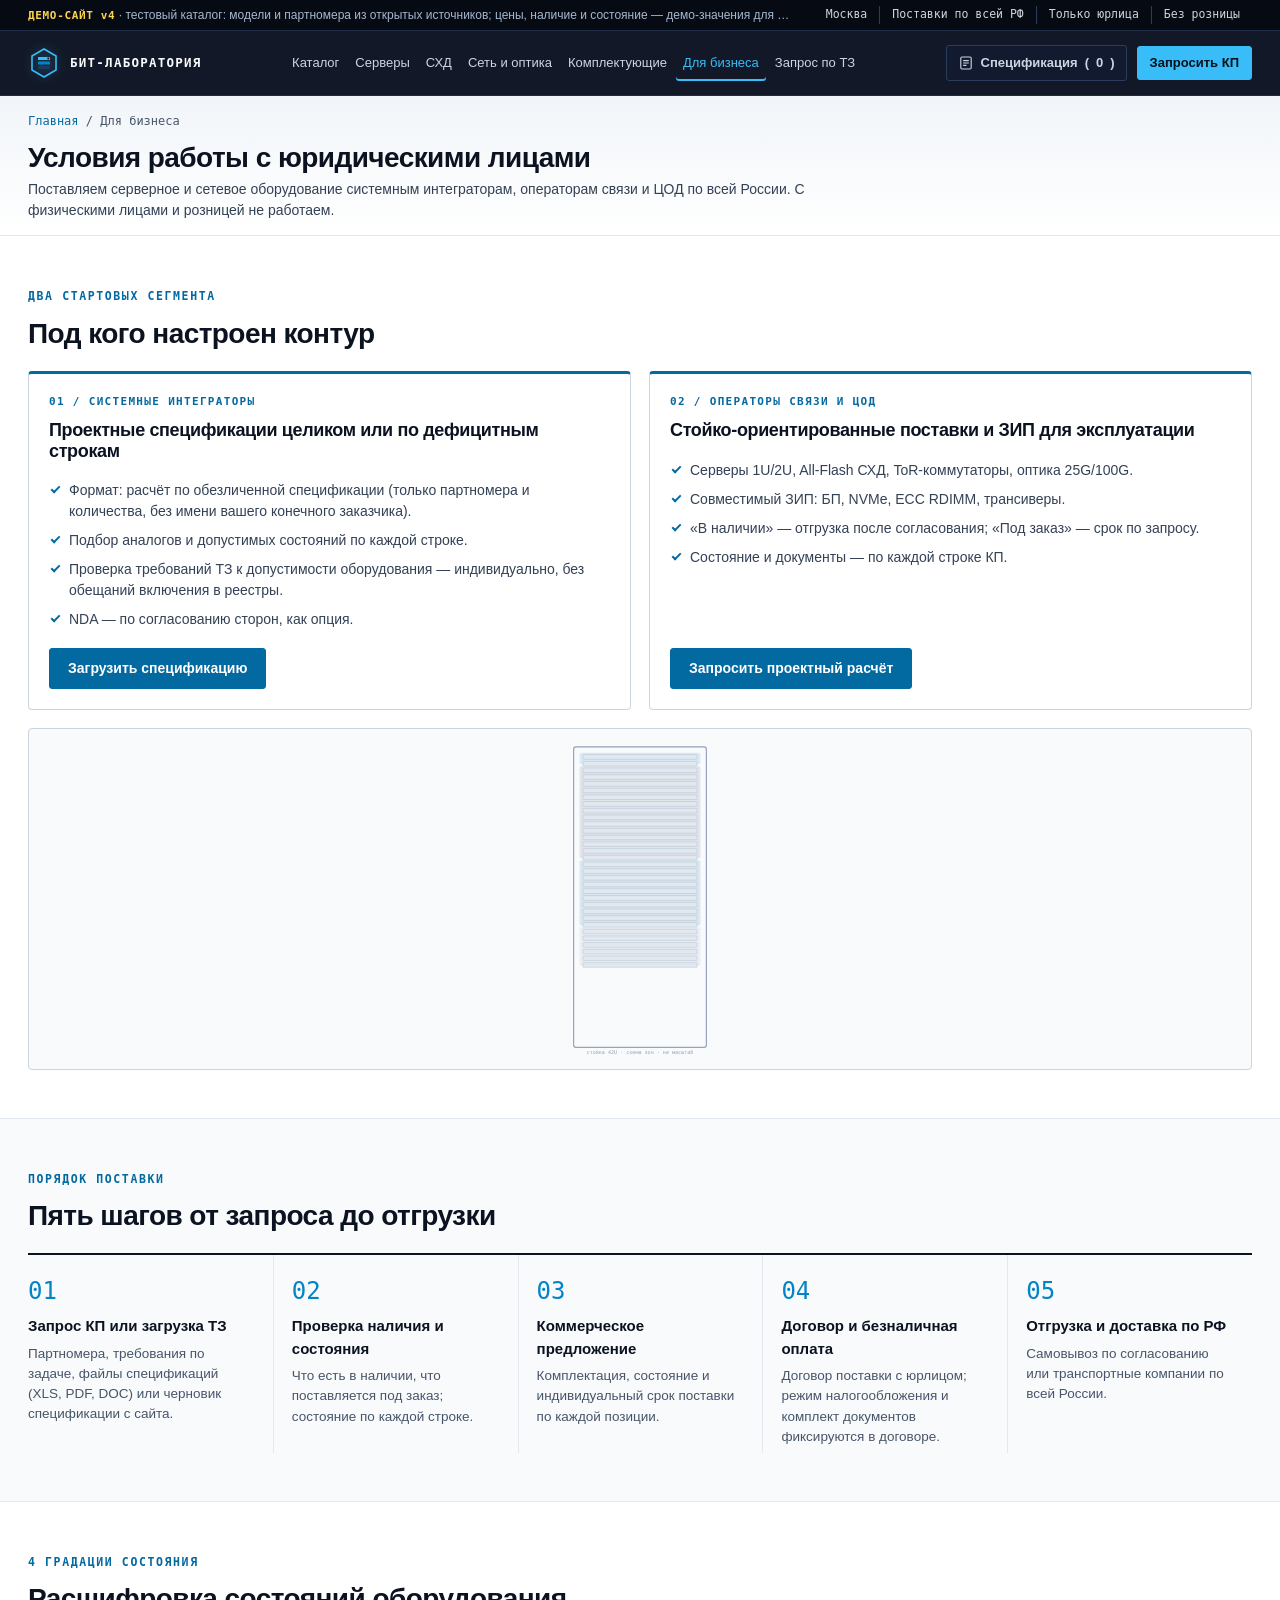
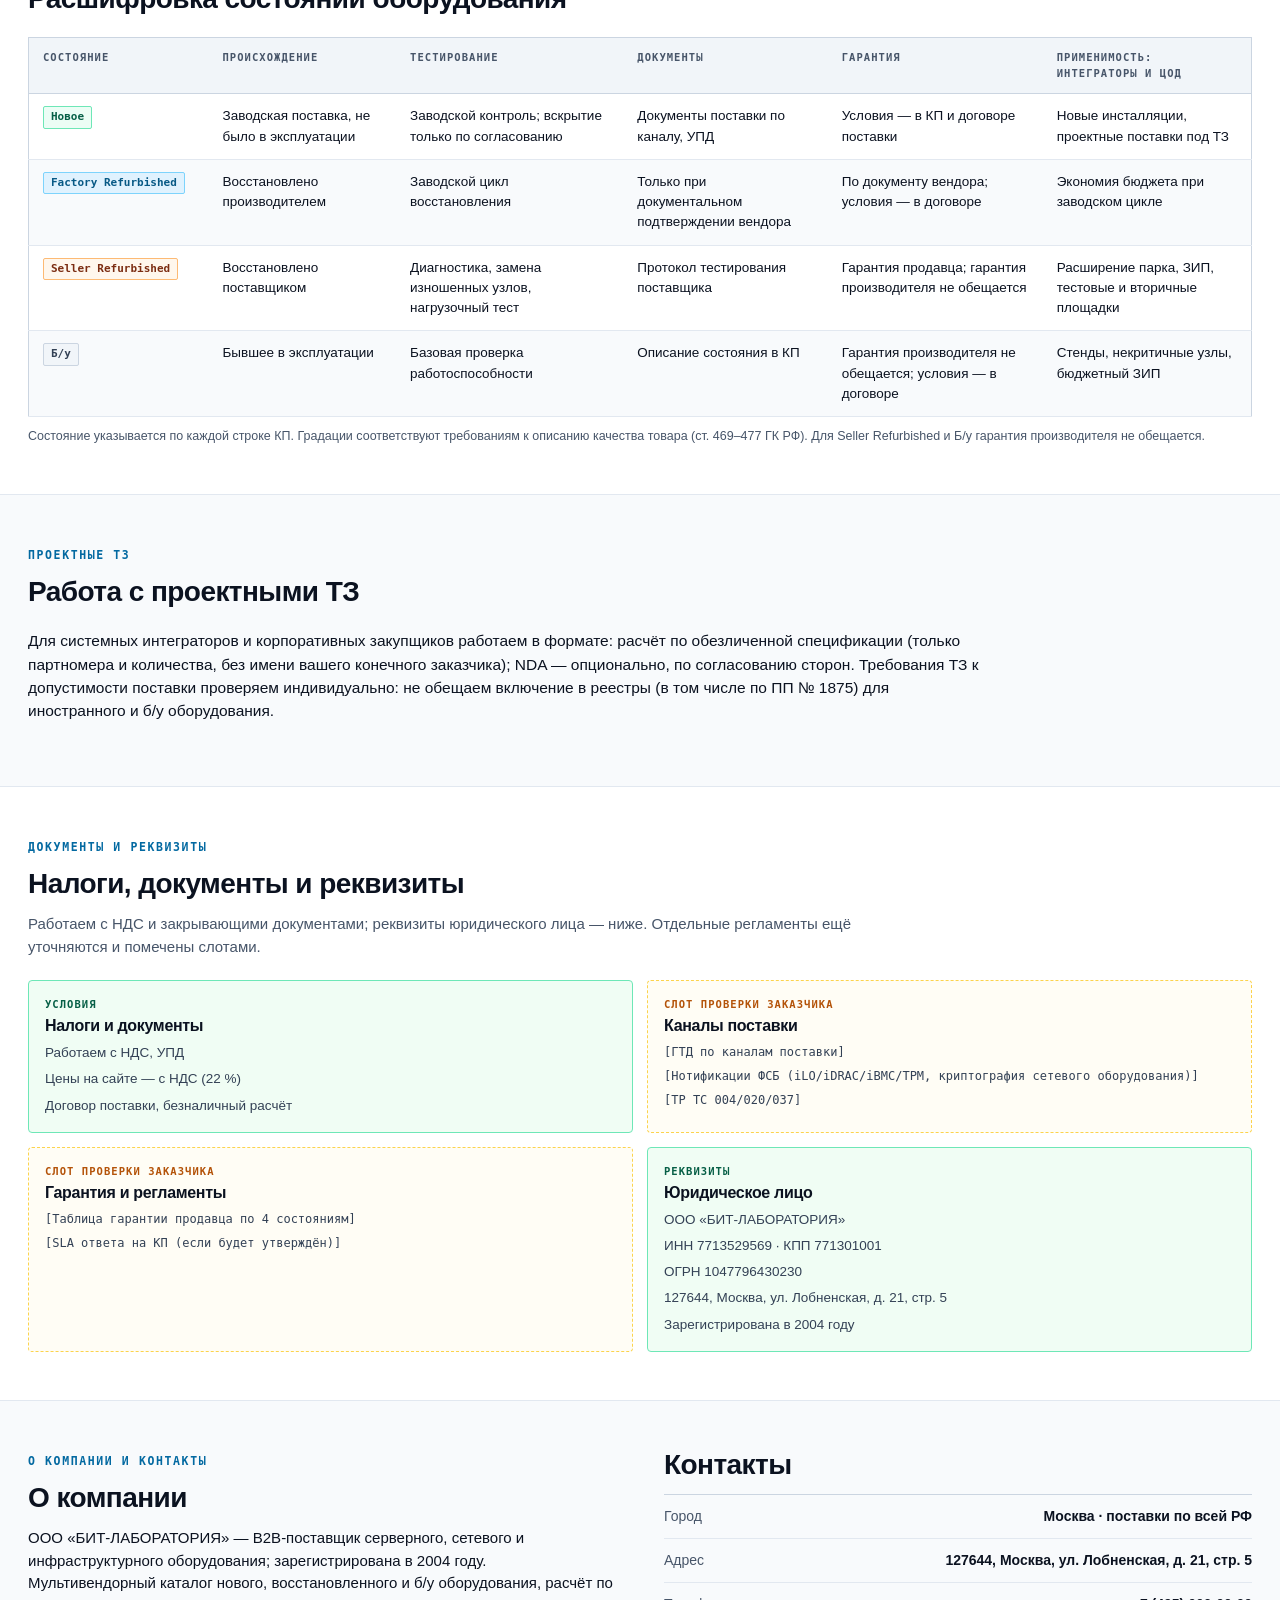
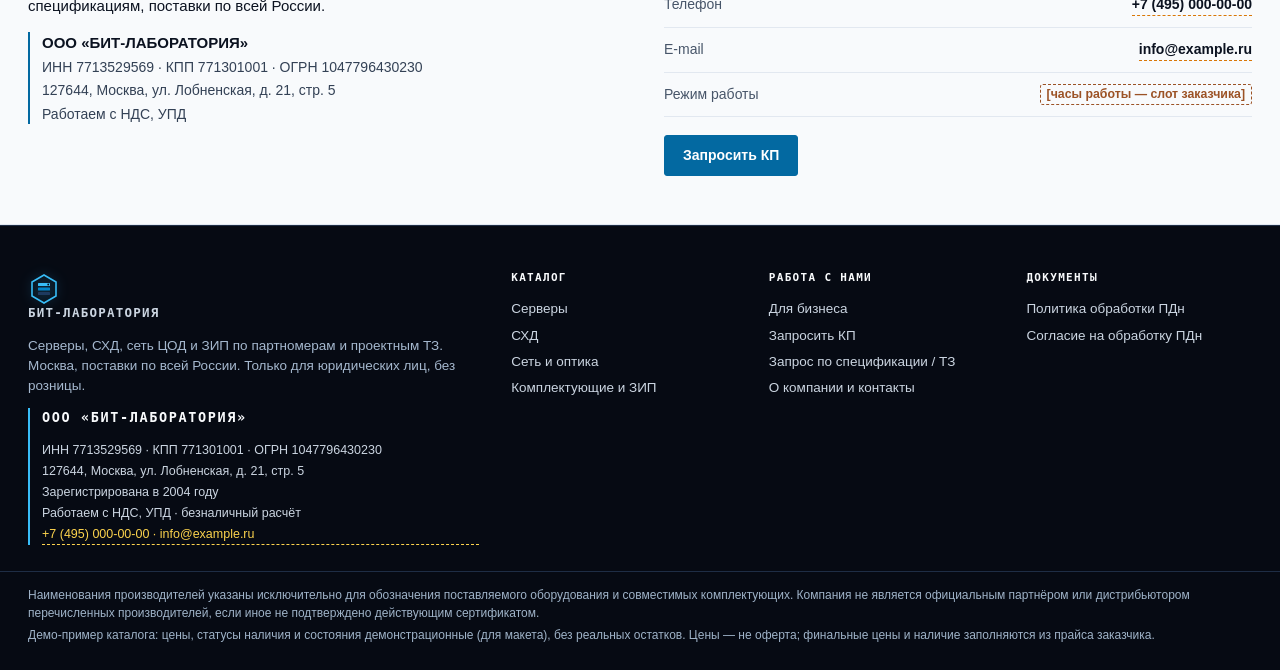
<file: for-business.html>
<!doctype html>
<html lang="ru">
<head>
<meta name="robots" content="noindex,nofollow">
<meta charset="utf-8">
<meta name="viewport" content="width=device-width, initial-scale=1">
<title>Для бизнеса — демо-сайт v4</title>
<meta name="description" content="Условия работы с юридическими лицами: интеграторы, операторы связи и ЦОД.">
<link rel="icon" href="data:,">
<link rel="stylesheet" href="assets/style.css">
</head>
<body class="pg-business">
<a class="skip" href="#main">К содержанию</a>
<div class="util-bar"><div class="wrap ub"><span class="ub-demo"><b>ДЕМО-САЙТ v4</b> · тестовый каталог: модели и партномера из открытых источников; цены, наличие и состояние — демо-значения для макета (не оферта)</span><span class="ub-facts"><span>Москва</span><span>Поставки по всей РФ</span><span>Только юрлица</span><span>Без розницы</span></span></div></div><header class="site-header"><div class="wrap hdr"><a class="logo" href="index.html"><svg class="logo-mark" viewBox="0 0 32 32" aria-hidden="true"><path d="M16 2 28 9v14l-12 7L4 23V9z" fill="none" stroke="#38BDF8" stroke-width="1.6"/><rect x="10" y="10" width="12" height="3" rx=".6" fill="#38BDF8"/><rect x="10" y="14.5" width="12" height="3" rx=".6" fill="#0284C7"/><rect x="10" y="19" width="12" height="3" rx=".6" fill="#1E3A5F"/><circle cx="20.2" cy="11.5" r=".9" fill="#060A13"/></svg><span class="logo-txt">БИТ-ЛАБОРАТОРИЯ<small>инфраструктура ЦОД · B2B</small></span></a><nav class="nav" aria-label="Основное меню"><a data-nav href="catalog.html">Каталог</a><a data-nav href="catalog.html?category=servers">Серверы</a><a data-nav href="catalog.html?category=storage">СХД</a><a data-nav href="catalog.html?category=network">Сеть и оптика</a><a data-nav href="catalog.html?category=components">Комплектующие</a><a data-nav href="for-business.html">Для бизнеса</a><a data-nav href="rfq-spec.html">Запрос по ТЗ</a></nav><div class="hdr-cta"><button type="button" class="spec-btn" data-bom-btn aria-label="Черновик спецификации"><svg viewBox="0 0 20 20" aria-hidden="true"><rect x="3.5" y="2.5" width="13" height="15" rx="1.5" fill="none" stroke="currentColor" stroke-width="1.4"/><path d="M6.5 7h7M6.5 10h7M6.5 13h4" stroke="currentColor" stroke-width="1.4"/></svg><span class="spec-l">Спецификация</span> (<span data-bom-count>0</span>)</button><a class="btn btn-cyan btn-sm hdr-kp" href="rfq.html">Запросить КП</a><button class="menu-btn" type="button" data-menu-toggle aria-expanded="false" aria-label="Меню"><span></span><span></span><span></span></button></div></div></header>
<main id="main">
<section class="page-head"><div class="wrap"><nav class="crumbs mono"><a href="index.html">Главная</a> / <span>Для бизнеса</span></nav>
<h1>Условия работы с юридическими лицами</h1><p class="lead">Поставляем серверное и сетевое оборудование системным интеграторам, операторам связи и ЦОД по всей России. С физическими лицами и розницей не работаем.</p></div></section>
<section class="light"><div class="wrap"><div class="sec-head"><span class="eyebrow">ДВА СТАРТОВЫХ СЕГМЕНТА</span><h2>Под кого настроен контур</h2></div><div class="seg-cols">
<div class="seg-col"><span class="sc-code mono">01 / СИСТЕМНЫЕ ИНТЕГРАТОРЫ</span><h3>Проектные спецификации целиком или по дефицитным строкам</h3>
<ul class="checks"><li>Формат: расчёт по обезличенной спецификации (только партномера и количества, без имени вашего конечного заказчика).</li><li>Подбор аналогов и допустимых состояний по каждой строке.</li><li>Проверка требований ТЗ к допустимости оборудования — индивидуально, без обещаний включения в реестры.</li><li>NDA — по согласованию сторон, как опция.</li></ul>
<a class="btn btn-primary" href="rfq-spec.html?segment=integrator">Загрузить спецификацию</a></div>
<div class="seg-col"><span class="sc-code mono">02 / ОПЕРАТОРЫ СВЯЗИ И ЦОД</span><h3>Стойко-ориентированные поставки и ЗИП для эксплуатации</h3>
<ul class="checks"><li>Серверы 1U/2U, All-Flash СХД, ToR-коммутаторы, оптика 25G/100G.</li><li>Совместимый ЗИП: БП, NVMe, ECC RDIMM, трансиверы.</li><li>«В наличии» — отгрузка после согласования; «Под заказ» — срок по запросу.</li><li>Состояние и документы — по каждой строке КП.</li></ul>
<a class="btn btn-primary" href="rfq.html?segment=operator">Запросить проектный расчёт</a></div>
<figure class="seg-rack"><img src="assets/img/l-rack.svg" alt="Схема заполнения стойки 42U (демо)"></figure></div></div></section>
<section class="light light-alt"><div class="wrap"><div class="sec-head"><span class="eyebrow">ПОРЯДОК ПОСТАВКИ</span><h2>Пять шагов от запроса до отгрузки</h2></div><ol class="fb-steps"><li><span class="st-n mono">01</span><b>Запрос КП или загрузка ТЗ</b><p>Партномера, требования по задаче, файлы спецификаций (XLS, PDF, DOC) или черновик спецификации с сайта.</p></li><li><span class="st-n mono">02</span><b>Проверка наличия и состояния</b><p>Что есть в наличии, что поставляется под заказ; состояние по каждой строке.</p></li><li><span class="st-n mono">03</span><b>Коммерческое предложение</b><p>Комплектация, состояние и индивидуальный срок поставки по каждой позиции.</p></li><li><span class="st-n mono">04</span><b>Договор и безналичная оплата</b><p>Договор поставки с юрлицом; режим налогообложения и комплект документов фиксируются в договоре.</p></li><li><span class="st-n mono">05</span><b>Отгрузка и доставка по РФ</b><p>Самовывоз по согласованию или транспортные компании по всей России.</p></li></ol></div></section>
<section class="light"><div class="wrap"><div class="sec-head"><span class="eyebrow">4 ГРАДАЦИИ СОСТОЯНИЯ</span><h2>Расшифровка состояний оборудования</h2></div><div class="tbl-wrap"><table class="cond-table"><thead><tr><th>Состояние</th><th>Происхождение</th><th>Тестирование</th><th>Документы</th><th>Гарантия</th><th>Применимость: интеграторы и ЦОД</th></tr></thead><tbody><tr><th scope="row"><span class="badge cond-new">Новое</span></th><td data-l="Происхождение">Заводская поставка, не было в эксплуатации</td><td data-l="Тестирование">Заводской контроль; вскрытие только по согласованию</td><td data-l="Документы">Документы поставки по каналу, УПД</td><td data-l="Гарантия">Условия — в КП и договоре поставки</td><td data-l="Применимость">Новые инсталляции, проектные поставки под ТЗ</td></tr><tr><th scope="row"><span class="badge cond-factory">Factory Refurbished</span></th><td data-l="Происхождение">Восстановлено производителем</td><td data-l="Тестирование">Заводской цикл восстановления</td><td data-l="Документы">Только при документальном подтверждении вендора</td><td data-l="Гарантия">По документу вендора; условия — в договоре</td><td data-l="Применимость">Экономия бюджета при заводском цикле</td></tr><tr><th scope="row"><span class="badge cond-seller">Seller Refurbished</span></th><td data-l="Происхождение">Восстановлено поставщиком</td><td data-l="Тестирование">Диагностика, замена изношенных узлов, нагрузочный тест</td><td data-l="Документы">Протокол тестирования поставщика</td><td data-l="Гарантия">Гарантия продавца; гарантия производителя не обещается</td><td data-l="Применимость">Расширение парка, ЗИП, тестовые и вторичные площадки</td></tr><tr><th scope="row"><span class="badge cond-used">Б/у</span></th><td data-l="Происхождение">Бывшее в эксплуатации</td><td data-l="Тестирование">Базовая проверка работоспособности</td><td data-l="Документы">Описание состояния в КП</td><td data-l="Гарантия">Гарантия производителя не обещается; условия — в договоре</td><td data-l="Применимость">Стенды, некритичные узлы, бюджетный ЗИП</td></tr></tbody></table></div><p class="tbl-note">Состояние указывается по каждой строке КП. Градации соответствуют требованиям к описанию качества товара (ст. 469–477 ГК РФ). Для Seller Refurbished и Б/у гарантия производителя не обещается.</p></div></section>
<section class="light light-alt"><div class="wrap"><div class="sec-head"><span class="eyebrow">ПРОЕКТНЫЕ ТЗ</span><h2>Работа с проектными ТЗ</h2></div>
<p class="fb-lead">Для системных интеграторов и корпоративных закупщиков работаем в формате: расчёт по обезличенной спецификации (только партномера и количества, без имени вашего конечного заказчика); NDA — опционально, по согласованию сторон. Требования ТЗ к допустимости поставки проверяем индивидуально: не обещаем включение в реестры (в том числе по ПП № 1875) для иностранного и б/у оборудования.</p></div></section>
<section class="light" id="customer-check"><div class="wrap"><div class="sec-head"><span class="eyebrow">ДОКУМЕНТЫ И РЕКВИЗИТЫ</span><h2>Налоги, документы и реквизиты</h2><p>Работаем с НДС и закрывающими документами; реквизиты юридического лица — ниже. Отдельные регламенты ещё уточняются и помечены слотами.</p></div><div class="slots"><div class="slot-item ok"><span class="ok-label">Условия</span><h3>Налоги и документы</h3><ul><li>Работаем с НДС, УПД</li><li>Цены на сайте — с НДС (22 %)</li><li>Договор поставки, безналичный расчёт</li></ul></div><div class="slot-item"><span class="slot-label">Слот проверки заказчика</span><h3>Каналы поставки</h3><ul><li>[ГТД по каналам поставки]</li><li>[Нотификации ФСБ (iLO/iDRAC/iBMC/TPM, криптография сетевого оборудования)]</li><li>[ТР ТС 004/020/037]</li></ul></div><div class="slot-item"><span class="slot-label">Слот проверки заказчика</span><h3>Гарантия и регламенты</h3><ul><li>[Таблица гарантии продавца по 4 состояниям]</li><li>[SLA ответа на КП (если будет утверждён)]</li></ul></div><div class="slot-item ok"><span class="ok-label">Реквизиты</span><h3>Юридическое лицо</h3><ul class="ent-list"><li>ООО «БИТ-ЛАБОРАТОРИЯ»</li><li>ИНН 7713529569 · КПП 771301001</li><li>ОГРН 1047796430230</li><li>127644, Москва, ул. Лобненская, д. 21, стр. 5</li><li>Зарегистрирована в 2004 году</li></ul></div></div></div></section>
<section class="light light-alt" id="contacts"><div class="wrap contacts-grid"><div><span class="eyebrow">О КОМПАНИИ И КОНТАКТЫ</span><h2>О компании</h2>
<p>ООО «БИТ-ЛАБОРАТОРИЯ» — B2B-поставщик серверного, сетевого и инфраструктурного оборудования; зарегистрирована в 2004 году. Мультивендорный каталог нового, восстановленного и б/у оборудования, расчёт по спецификациям, поставки по всей России.</p>
<div class="ent ent-lg"><b>ООО «БИТ-ЛАБОРАТОРИЯ»</b><span>ИНН 7713529569 · КПП 771301001 · ОГРН 1047796430230</span><span>127644, Москва, ул. Лобненская, д. 21, стр. 5</span><span>Работаем с НДС, УПД</span></div></div>
<div><h2>Контакты</h2><ul class="contact-list"><li><span>Город</span><b>Москва · поставки по всей РФ</b></li><li><span>Адрес</span><b>127644, Москва, ул. Лобненская, д. 21, стр. 5</b></li><!-- TODO: заглушки — заменить на реальные телефон и e-mail --><li><span>Телефон</span><b class="ent-ph" title="Заглушка">+7 (495) 000-00-00</b></li><li><span>E-mail</span><b class="ent-ph" title="Заглушка">info@example.ru</b></li><li><span>Режим работы</span><b class="slot">[часы работы — слот заказчика]</b></li></ul>
<a class="btn btn-cyan" href="rfq.html">Запросить КП</a></div></div></section>
</main>
<footer class="site-footer"><div class="wrap ftr">
<div class="ftr-col"><a class="logo" href="index.html"><svg class="logo-mark" viewBox="0 0 32 32" aria-hidden="true"><path d="M16 2 28 9v14l-12 7L4 23V9z" fill="none" stroke="#38BDF8" stroke-width="1.6"/><rect x="10" y="10" width="12" height="3" rx=".6" fill="#38BDF8"/><rect x="10" y="14.5" width="12" height="3" rx=".6" fill="#0284C7"/><rect x="10" y="19" width="12" height="3" rx=".6" fill="#1E3A5F"/><circle cx="20.2" cy="11.5" r=".9" fill="#060A13"/></svg><span class="logo-txt">БИТ-ЛАБОРАТОРИЯ<small>инфраструктура ЦОД · B2B</small></span></a>
<p>Серверы, СХД, сеть ЦОД и ЗИП по партномерам и проектным ТЗ. Москва, поставки по всей России. Только для юридических лиц, без розницы.</p>
<div class="ent"><b>ООО «БИТ-ЛАБОРАТОРИЯ»</b><span>ИНН 7713529569 · КПП 771301001 · ОГРН 1047796430230</span><span>127644, Москва, ул. Лобненская, д. 21, стр. 5</span><span>Зарегистрирована в 2004 году</span><span>Работаем с НДС, УПД · безналичный расчёт</span><!-- TODO: заглушки контактов — заменить на реальные телефон и e-mail перед запуском --><span class="ent-ph" title="Заглушка: заменить на реальные контакты">+7 (495) 000-00-00 · info@example.ru</span></div></div>
<div class="ftr-col"><b>Каталог</b><a href="catalog.html?category=servers">Серверы</a><a href="catalog.html?category=storage">СХД</a><a href="catalog.html?category=network">Сеть и оптика</a><a href="catalog.html?category=components">Комплектующие и ЗИП</a></div>
<div class="ftr-col"><b>Работа с нами</b><a href="for-business.html">Для бизнеса</a><a href="rfq.html">Запросить КП</a><a href="rfq-spec.html">Запрос по спецификации / ТЗ</a><a href="for-business.html#contacts">О компании и контакты</a></div>
<div class="ftr-col"><b>Документы</b><a href="privacy.html">Политика обработки ПДн</a><a href="consent.html">Согласие на обработку ПДн</a></div>
</div><div class="wrap ftr-note"><p>Наименования производителей указаны исключительно для обозначения поставляемого оборудования и совместимых комплектующих. Компания не является официальным партнёром или дистрибьютором перечисленных производителей, если иное не подтверждено действующим сертификатом.</p><p>Демо-пример каталога: цены, статусы наличия и состояния демонстрационные (для макета), без реальных остатков. Цены — не оферта; финальные цены и наличие заполняются из прайса заказчика.</p></div></footer>
<section class="bom" id="bom" hidden aria-label="Черновик спецификации (BOM)">
<div class="wrap bom-bar"><button type="button" class="bom-toggle" data-bom-toggle aria-expanded="false" aria-controls="bom-list">
<span class="bom-ico" aria-hidden="true"></span><span class="bom-t">Черновик спецификации (BOM)</span><span class="bom-sum mono" data-bom-sum></span><span class="bom-chev" aria-hidden="true"></span></button>
<span class="bom-note">Демо: хранится только в этом браузере · без цен</span>
<button type="button" class="bom-clear" data-bom-clear>Очистить</button>
<a class="btn btn-cyan btn-sm" data-bom-go href="rfq-spec.html?from=bom">Передать в расчёт ТЗ →</a></div>
<div class="wrap bom-body"><div class="bom-head mono"><span>SKU</span><span>Модель</span><span>Состояние</span><span>Кол-во</span><span></span></div><ul id="bom-list" class="bom-list" data-bom-list></ul></div>
</section>
<script src="assets/data.js"></script>
<script src="assets/core.js"></script>
</body>
</html>
</file>
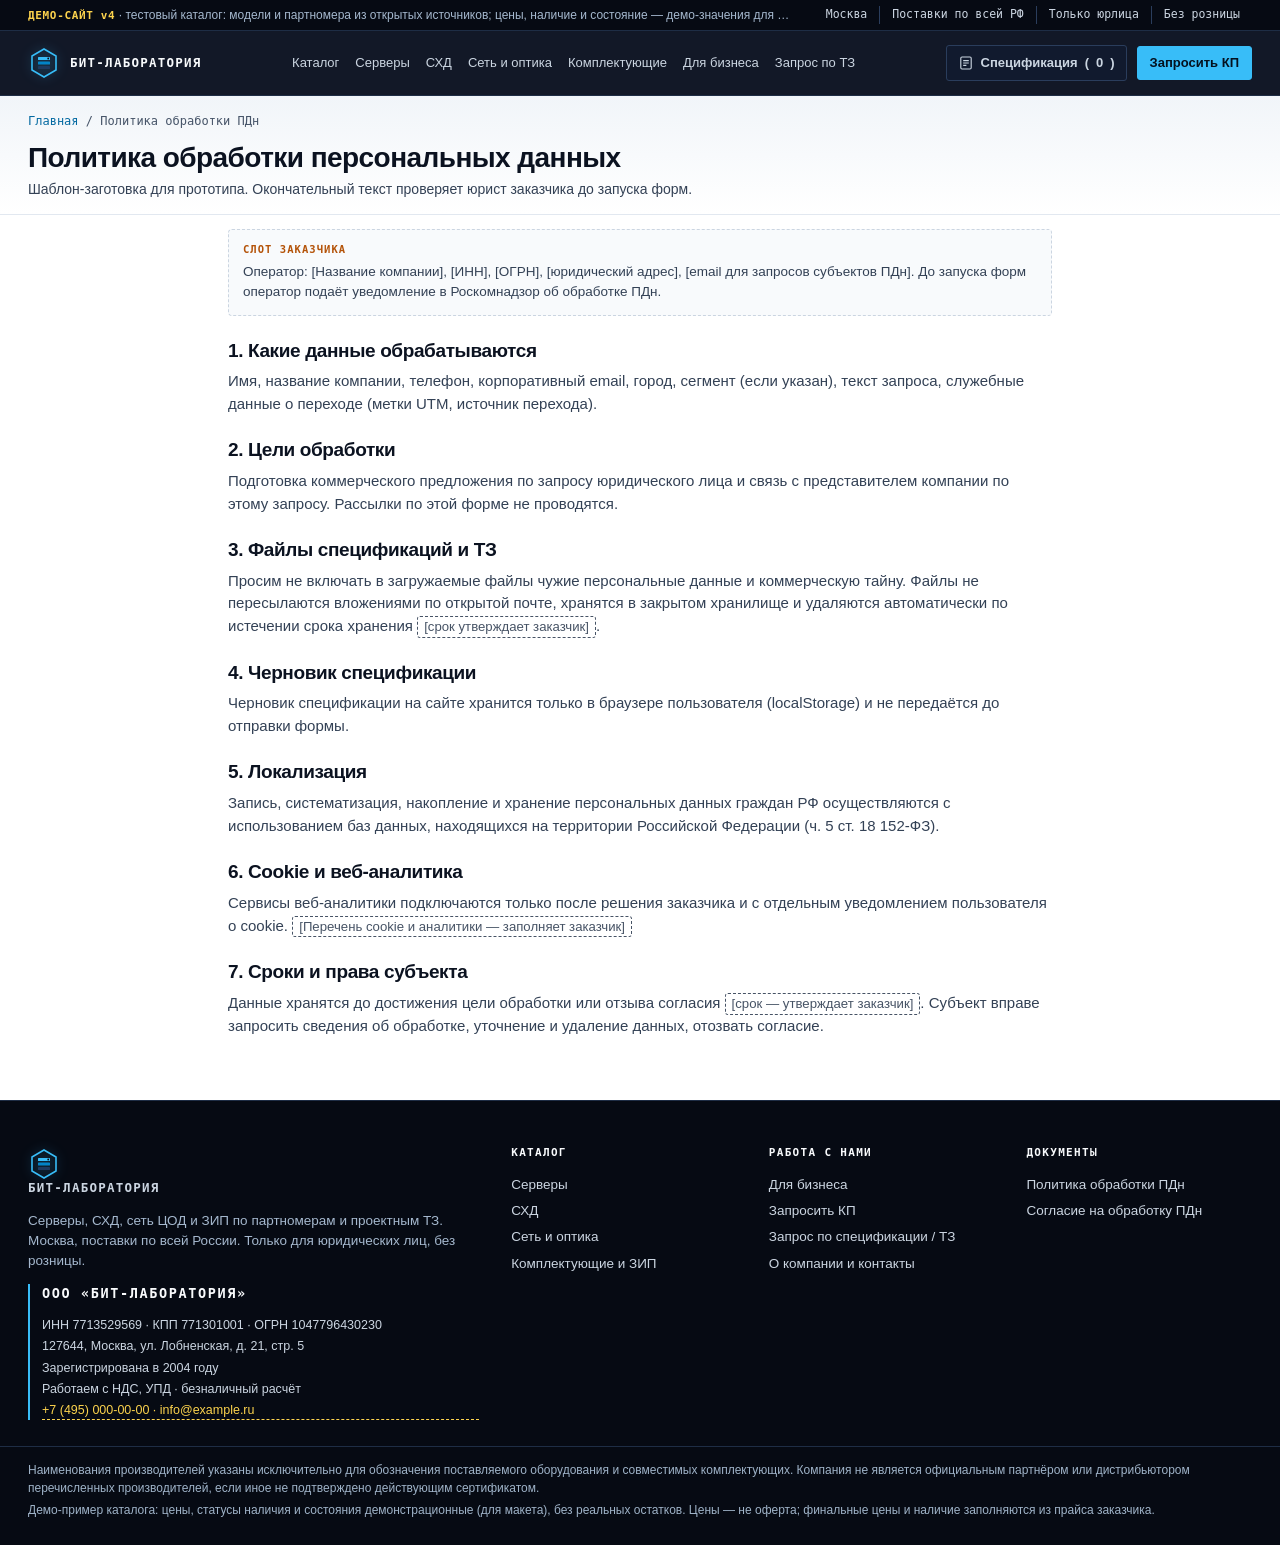
<file: privacy.html>
<!doctype html>
<html lang="ru">
<head>
<meta name="robots" content="noindex,nofollow">
<meta charset="utf-8">
<meta name="viewport" content="width=device-width, initial-scale=1">
<title>Политика обработки ПДн — демо-сайт v4</title>
<meta name="description" content="Политика обработки персональных данных.">
<link rel="icon" href="data:,">
<link rel="stylesheet" href="assets/style.css">
</head>
<body class="pg-doc">
<a class="skip" href="#main">К содержанию</a>
<div class="util-bar"><div class="wrap ub"><span class="ub-demo"><b>ДЕМО-САЙТ v4</b> · тестовый каталог: модели и партномера из открытых источников; цены, наличие и состояние — демо-значения для макета (не оферта)</span><span class="ub-facts"><span>Москва</span><span>Поставки по всей РФ</span><span>Только юрлица</span><span>Без розницы</span></span></div></div><header class="site-header"><div class="wrap hdr"><a class="logo" href="index.html"><svg class="logo-mark" viewBox="0 0 32 32" aria-hidden="true"><path d="M16 2 28 9v14l-12 7L4 23V9z" fill="none" stroke="#38BDF8" stroke-width="1.6"/><rect x="10" y="10" width="12" height="3" rx=".6" fill="#38BDF8"/><rect x="10" y="14.5" width="12" height="3" rx=".6" fill="#0284C7"/><rect x="10" y="19" width="12" height="3" rx=".6" fill="#1E3A5F"/><circle cx="20.2" cy="11.5" r=".9" fill="#060A13"/></svg><span class="logo-txt">БИТ-ЛАБОРАТОРИЯ<small>инфраструктура ЦОД · B2B</small></span></a><nav class="nav" aria-label="Основное меню"><a data-nav href="catalog.html">Каталог</a><a data-nav href="catalog.html?category=servers">Серверы</a><a data-nav href="catalog.html?category=storage">СХД</a><a data-nav href="catalog.html?category=network">Сеть и оптика</a><a data-nav href="catalog.html?category=components">Комплектующие</a><a data-nav href="for-business.html">Для бизнеса</a><a data-nav href="rfq-spec.html">Запрос по ТЗ</a></nav><div class="hdr-cta"><button type="button" class="spec-btn" data-bom-btn aria-label="Черновик спецификации"><svg viewBox="0 0 20 20" aria-hidden="true"><rect x="3.5" y="2.5" width="13" height="15" rx="1.5" fill="none" stroke="currentColor" stroke-width="1.4"/><path d="M6.5 7h7M6.5 10h7M6.5 13h4" stroke="currentColor" stroke-width="1.4"/></svg><span class="spec-l">Спецификация</span> (<span data-bom-count>0</span>)</button><a class="btn btn-cyan btn-sm hdr-kp" href="rfq.html">Запросить КП</a><button class="menu-btn" type="button" data-menu-toggle aria-expanded="false" aria-label="Меню"><span></span><span></span><span></span></button></div></div></header>
<main id="main">
<section class="page-head ph-sm"><div class="wrap"><nav class="crumbs mono"><a href="index.html">Главная</a> / <span>Политика обработки ПДн</span></nav>
<h1>Политика обработки персональных данных</h1><p class="lead">Шаблон-заготовка для прототипа. Окончательный текст проверяет юрист заказчика до запуска форм.</p></div></section>
<section class="light light-tight doc"><div class="wrap doc-wrap">
<div class="slot-box"><span class="slot-label">Слот заказчика</span>Оператор: [Название компании], [ИНН], [ОГРН], [юридический адрес], [email для запросов субъектов ПДн]. До запуска форм оператор подаёт уведомление в Роскомнадзор об обработке ПДн.</div>
<h2>1. Какие данные обрабатываются</h2><p>Имя, название компании, телефон, корпоративный email, город, сегмент (если указан), текст запроса, служебные данные о переходе (метки UTM, источник перехода).</p>
<h2>2. Цели обработки</h2><p>Подготовка коммерческого предложения по запросу юридического лица и связь с представителем компании по этому запросу. Рассылки по этой форме не проводятся.</p>
<h2>3. Файлы спецификаций и ТЗ</h2><p>Просим не включать в загружаемые файлы чужие персональные данные и коммерческую тайну. Файлы не пересылаются вложениями по открытой почте, хранятся в закрытом хранилище и удаляются автоматически по истечении срока хранения <span class="slot">[срок утверждает заказчик]</span>.</p>
<h2>4. Черновик спецификации</h2><p>Черновик спецификации на сайте хранится только в браузере пользователя (localStorage) и не передаётся до отправки формы.</p>
<h2>5. Локализация</h2><p>Запись, систематизация, накопление и хранение персональных данных граждан РФ осуществляются с использованием баз данных, находящихся на территории Российской Федерации (ч. 5 ст. 18 152-ФЗ).</p>
<h2>6. Cookie и веб-аналитика</h2><p>Сервисы веб-аналитики подключаются только после решения заказчика и с отдельным уведомлением пользователя о cookie. <span class="slot">[Перечень cookie и аналитики — заполняет заказчик]</span></p>
<h2>7. Сроки и права субъекта</h2><p>Данные хранятся до достижения цели обработки или отзыва согласия <span class="slot">[срок — утверждает заказчик]</span>. Субъект вправе запросить сведения об обработке, уточнение и удаление данных, отозвать согласие.</p>
</div></section>
</main>
<footer class="site-footer"><div class="wrap ftr">
<div class="ftr-col"><a class="logo" href="index.html"><svg class="logo-mark" viewBox="0 0 32 32" aria-hidden="true"><path d="M16 2 28 9v14l-12 7L4 23V9z" fill="none" stroke="#38BDF8" stroke-width="1.6"/><rect x="10" y="10" width="12" height="3" rx=".6" fill="#38BDF8"/><rect x="10" y="14.5" width="12" height="3" rx=".6" fill="#0284C7"/><rect x="10" y="19" width="12" height="3" rx=".6" fill="#1E3A5F"/><circle cx="20.2" cy="11.5" r=".9" fill="#060A13"/></svg><span class="logo-txt">БИТ-ЛАБОРАТОРИЯ<small>инфраструктура ЦОД · B2B</small></span></a>
<p>Серверы, СХД, сеть ЦОД и ЗИП по партномерам и проектным ТЗ. Москва, поставки по всей России. Только для юридических лиц, без розницы.</p>
<div class="ent"><b>ООО «БИТ-ЛАБОРАТОРИЯ»</b><span>ИНН 7713529569 · КПП 771301001 · ОГРН 1047796430230</span><span>127644, Москва, ул. Лобненская, д. 21, стр. 5</span><span>Зарегистрирована в 2004 году</span><span>Работаем с НДС, УПД · безналичный расчёт</span><!-- TODO: заглушки контактов — заменить на реальные телефон и e-mail перед запуском --><span class="ent-ph" title="Заглушка: заменить на реальные контакты">+7 (495) 000-00-00 · info@example.ru</span></div></div>
<div class="ftr-col"><b>Каталог</b><a href="catalog.html?category=servers">Серверы</a><a href="catalog.html?category=storage">СХД</a><a href="catalog.html?category=network">Сеть и оптика</a><a href="catalog.html?category=components">Комплектующие и ЗИП</a></div>
<div class="ftr-col"><b>Работа с нами</b><a href="for-business.html">Для бизнеса</a><a href="rfq.html">Запросить КП</a><a href="rfq-spec.html">Запрос по спецификации / ТЗ</a><a href="for-business.html#contacts">О компании и контакты</a></div>
<div class="ftr-col"><b>Документы</b><a href="privacy.html">Политика обработки ПДн</a><a href="consent.html">Согласие на обработку ПДн</a></div>
</div><div class="wrap ftr-note"><p>Наименования производителей указаны исключительно для обозначения поставляемого оборудования и совместимых комплектующих. Компания не является официальным партнёром или дистрибьютором перечисленных производителей, если иное не подтверждено действующим сертификатом.</p><p>Демо-пример каталога: цены, статусы наличия и состояния демонстрационные (для макета), без реальных остатков. Цены — не оферта; финальные цены и наличие заполняются из прайса заказчика.</p></div></footer>
<section class="bom" id="bom" hidden aria-label="Черновик спецификации (BOM)">
<div class="wrap bom-bar"><button type="button" class="bom-toggle" data-bom-toggle aria-expanded="false" aria-controls="bom-list">
<span class="bom-ico" aria-hidden="true"></span><span class="bom-t">Черновик спецификации (BOM)</span><span class="bom-sum mono" data-bom-sum></span><span class="bom-chev" aria-hidden="true"></span></button>
<span class="bom-note">Демо: хранится только в этом браузере · без цен</span>
<button type="button" class="bom-clear" data-bom-clear>Очистить</button>
<a class="btn btn-cyan btn-sm" data-bom-go href="rfq-spec.html?from=bom">Передать в расчёт ТЗ →</a></div>
<div class="wrap bom-body"><div class="bom-head mono"><span>SKU</span><span>Модель</span><span>Состояние</span><span>Кол-во</span><span></span></div><ul id="bom-list" class="bom-list" data-bom-list></ul></div>
</section>
<script src="assets/data.js"></script>
<script src="assets/core.js"></script>
</body>
</html>
</file>
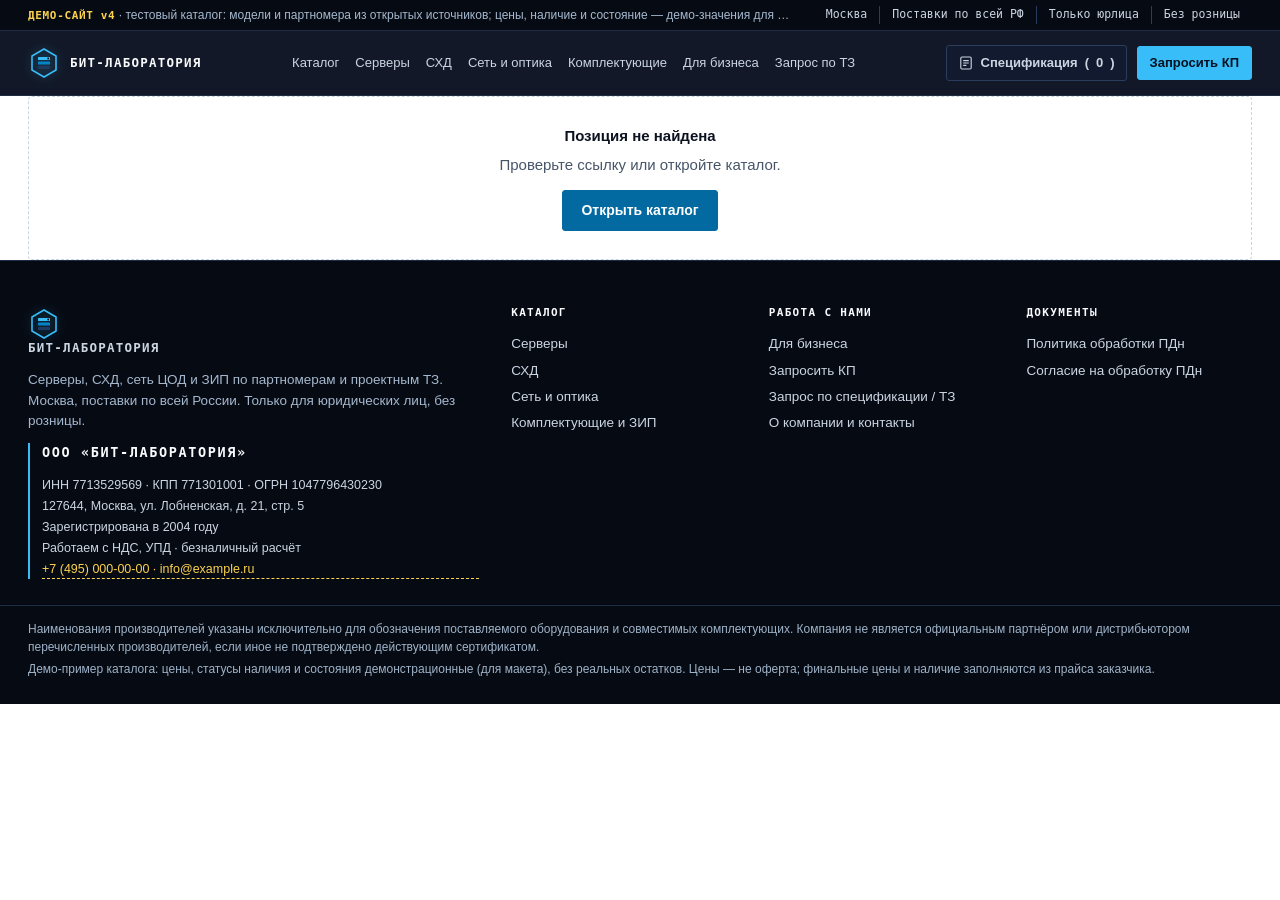
<file: product.html>
<!doctype html>
<html lang="ru">
<head>
<meta name="robots" content="noindex,nofollow">
<meta charset="utf-8">
<meta name="viewport" content="width=device-width, initial-scale=1">
<title>Карточка позиции — демо-сайт v4</title>
<meta name="description" content="Карточка позиции: ТТХ, состояние, наличие, цена по запросу.">
<link rel="icon" href="data:,">
<link rel="stylesheet" href="assets/style.css">
</head>
<body class="pg-product">
<a class="skip" href="#main">К содержанию</a>
<div class="util-bar"><div class="wrap ub"><span class="ub-demo"><b>ДЕМО-САЙТ v4</b> · тестовый каталог: модели и партномера из открытых источников; цены, наличие и состояние — демо-значения для макета (не оферта)</span><span class="ub-facts"><span>Москва</span><span>Поставки по всей РФ</span><span>Только юрлица</span><span>Без розницы</span></span></div></div><header class="site-header"><div class="wrap hdr"><a class="logo" href="index.html"><svg class="logo-mark" viewBox="0 0 32 32" aria-hidden="true"><path d="M16 2 28 9v14l-12 7L4 23V9z" fill="none" stroke="#38BDF8" stroke-width="1.6"/><rect x="10" y="10" width="12" height="3" rx=".6" fill="#38BDF8"/><rect x="10" y="14.5" width="12" height="3" rx=".6" fill="#0284C7"/><rect x="10" y="19" width="12" height="3" rx=".6" fill="#1E3A5F"/><circle cx="20.2" cy="11.5" r=".9" fill="#060A13"/></svg><span class="logo-txt">БИТ-ЛАБОРАТОРИЯ<small>инфраструктура ЦОД · B2B</small></span></a><nav class="nav" aria-label="Основное меню"><a data-nav href="catalog.html">Каталог</a><a data-nav href="catalog.html?category=servers">Серверы</a><a data-nav href="catalog.html?category=storage">СХД</a><a data-nav href="catalog.html?category=network">Сеть и оптика</a><a data-nav href="catalog.html?category=components">Комплектующие</a><a data-nav href="for-business.html">Для бизнеса</a><a data-nav href="rfq-spec.html">Запрос по ТЗ</a></nav><div class="hdr-cta"><button type="button" class="spec-btn" data-bom-btn aria-label="Черновик спецификации"><svg viewBox="0 0 20 20" aria-hidden="true"><rect x="3.5" y="2.5" width="13" height="15" rx="1.5" fill="none" stroke="currentColor" stroke-width="1.4"/><path d="M6.5 7h7M6.5 10h7M6.5 13h4" stroke="currentColor" stroke-width="1.4"/></svg><span class="spec-l">Спецификация</span> (<span data-bom-count>0</span>)</button><a class="btn btn-cyan btn-sm hdr-kp" href="rfq.html">Запросить КП</a><button class="menu-btn" type="button" data-menu-toggle aria-expanded="false" aria-label="Меню"><span></span><span></span><span></span></button></div></div></header>
<main id="main">
<div data-product>
<section class="pv"><div class="wrap">
<nav class="crumbs mono" aria-label="Хлебные крошки"><a href="index.html">Главная</a> / <a href="catalog.html">Каталог</a> / <span data-p="cat"></span></nav>
<div class="pv-grid">
<figure class="pv-fig"><div class="pv-img" data-p="img"></div><figcaption class="mono">Схематичная иллюстрация, не фото экземпляра</figcaption></figure>
<div class="pv-info">
<div class="p-badges"><span data-p="badge"></span><span data-p="avail"></span></div>
<h1 class="p-h1" data-p="h1"></h1>
<div class="p-sku"><span class="mono">SKU: <b data-p="sku"></b></span><button type="button" class="copy-btn copy-lg" data-p="copy" aria-label="Скопировать SKU"><svg viewBox="0 0 16 16" aria-hidden="true"><rect x="5" y="5" width="9" height="9" rx="1.5"/><path d="M11 5V3.5A1.5 1.5 0 0 0 9.5 2h-6A1.5 1.5 0 0 0 2 3.5v6A1.5 1.5 0 0 0 3.5 11H5"/></svg>Копировать</button></div>
<dl class="pv-key" data-p="key"></dl>
<div class="pv-buy">
<div class="pv-price" data-p="price"></div>
<div class="pv-actions"><a class="btn btn-primary" data-p="rfq-link" href="rfq.html">Запросить КП</a><button type="button" class="btn btn-add" data-p="add">+ В ТЗ</button></div>
<p class="pv-links" data-p="links"></p>
<p class="buy-note">Для юридических лиц · безналичный расчёт с НДС, УПД · доставка по РФ</p>
</div></div></div></div></section>
<section class="light light-tight"><div class="wrap p-stack">
<div class="box" id="specs"><h2 class="box-h">Технические характеристики</h2><table class="spec-table"><tbody data-p="specs"></tbody></table></div>
<div data-p="ext"></div>
<div data-p="variants"></div>
<div class="box" id="compat" data-p="compat-box" hidden><h2 class="box-h">Совместимые компоненты</h2><p class="box-sub">БП, вентиляторы, крепления, трансиверы и платформы. «+ В ТЗ» добавляет позицию в черновик спецификации; совместимость окончательно подтверждается по партномеру платформы в КП.</p><div data-p="compat"></div></div>
<div class="box"><h2 class="box-h">Состояние, комплектация и условия</h2><div class="cond-grid">
<div><p data-p="cond-def"></p><p class="cond-note" data-p="cond-note"></p><div data-p="includes"></div></div>
<div><p><b>Гарантия:</b> условия гарантии продавца фиксируются в коммерческом предложении и договоре поставки. <span class="slot">[Таблица гарантии продавца — слот проверки заказчика]</span></p><p><b>Поставка:</b> <span data-p="delivery"></span></p><p><b>Документы:</b> договор поставки, УПД; работаем с НДС.</p></div></div></div>
</div></section>
<section class="light light-alt sim"><div class="wrap"><h2>Похожие и совместимые позиции</h2><div data-p="similar"></div></div></section></div>
</main>
<footer class="site-footer"><div class="wrap ftr">
<div class="ftr-col"><a class="logo" href="index.html"><svg class="logo-mark" viewBox="0 0 32 32" aria-hidden="true"><path d="M16 2 28 9v14l-12 7L4 23V9z" fill="none" stroke="#38BDF8" stroke-width="1.6"/><rect x="10" y="10" width="12" height="3" rx=".6" fill="#38BDF8"/><rect x="10" y="14.5" width="12" height="3" rx=".6" fill="#0284C7"/><rect x="10" y="19" width="12" height="3" rx=".6" fill="#1E3A5F"/><circle cx="20.2" cy="11.5" r=".9" fill="#060A13"/></svg><span class="logo-txt">БИТ-ЛАБОРАТОРИЯ<small>инфраструктура ЦОД · B2B</small></span></a>
<p>Серверы, СХД, сеть ЦОД и ЗИП по партномерам и проектным ТЗ. Москва, поставки по всей России. Только для юридических лиц, без розницы.</p>
<div class="ent"><b>ООО «БИТ-ЛАБОРАТОРИЯ»</b><span>ИНН 7713529569 · КПП 771301001 · ОГРН 1047796430230</span><span>127644, Москва, ул. Лобненская, д. 21, стр. 5</span><span>Зарегистрирована в 2004 году</span><span>Работаем с НДС, УПД · безналичный расчёт</span><!-- TODO: заглушки контактов — заменить на реальные телефон и e-mail перед запуском --><span class="ent-ph" title="Заглушка: заменить на реальные контакты">+7 (495) 000-00-00 · info@example.ru</span></div></div>
<div class="ftr-col"><b>Каталог</b><a href="catalog.html?category=servers">Серверы</a><a href="catalog.html?category=storage">СХД</a><a href="catalog.html?category=network">Сеть и оптика</a><a href="catalog.html?category=components">Комплектующие и ЗИП</a></div>
<div class="ftr-col"><b>Работа с нами</b><a href="for-business.html">Для бизнеса</a><a href="rfq.html">Запросить КП</a><a href="rfq-spec.html">Запрос по спецификации / ТЗ</a><a href="for-business.html#contacts">О компании и контакты</a></div>
<div class="ftr-col"><b>Документы</b><a href="privacy.html">Политика обработки ПДн</a><a href="consent.html">Согласие на обработку ПДн</a></div>
</div><div class="wrap ftr-note"><p>Наименования производителей указаны исключительно для обозначения поставляемого оборудования и совместимых комплектующих. Компания не является официальным партнёром или дистрибьютором перечисленных производителей, если иное не подтверждено действующим сертификатом.</p><p>Демо-пример каталога: цены, статусы наличия и состояния демонстрационные (для макета), без реальных остатков. Цены — не оферта; финальные цены и наличие заполняются из прайса заказчика.</p></div></footer>
<section class="bom" id="bom" hidden aria-label="Черновик спецификации (BOM)">
<div class="wrap bom-bar"><button type="button" class="bom-toggle" data-bom-toggle aria-expanded="false" aria-controls="bom-list">
<span class="bom-ico" aria-hidden="true"></span><span class="bom-t">Черновик спецификации (BOM)</span><span class="bom-sum mono" data-bom-sum></span><span class="bom-chev" aria-hidden="true"></span></button>
<span class="bom-note">Демо: хранится только в этом браузере · без цен</span>
<button type="button" class="bom-clear" data-bom-clear>Очистить</button>
<a class="btn btn-cyan btn-sm" data-bom-go href="rfq-spec.html?from=bom">Передать в расчёт ТЗ →</a></div>
<div class="wrap bom-body"><div class="bom-head mono"><span>SKU</span><span>Модель</span><span>Состояние</span><span>Кол-во</span><span></span></div><ul id="bom-list" class="bom-list" data-bom-list></ul></div>
</section>
<script src="assets/data.js"></script>
<script src="assets/core.js"></script>
</body>
</html>
</file>
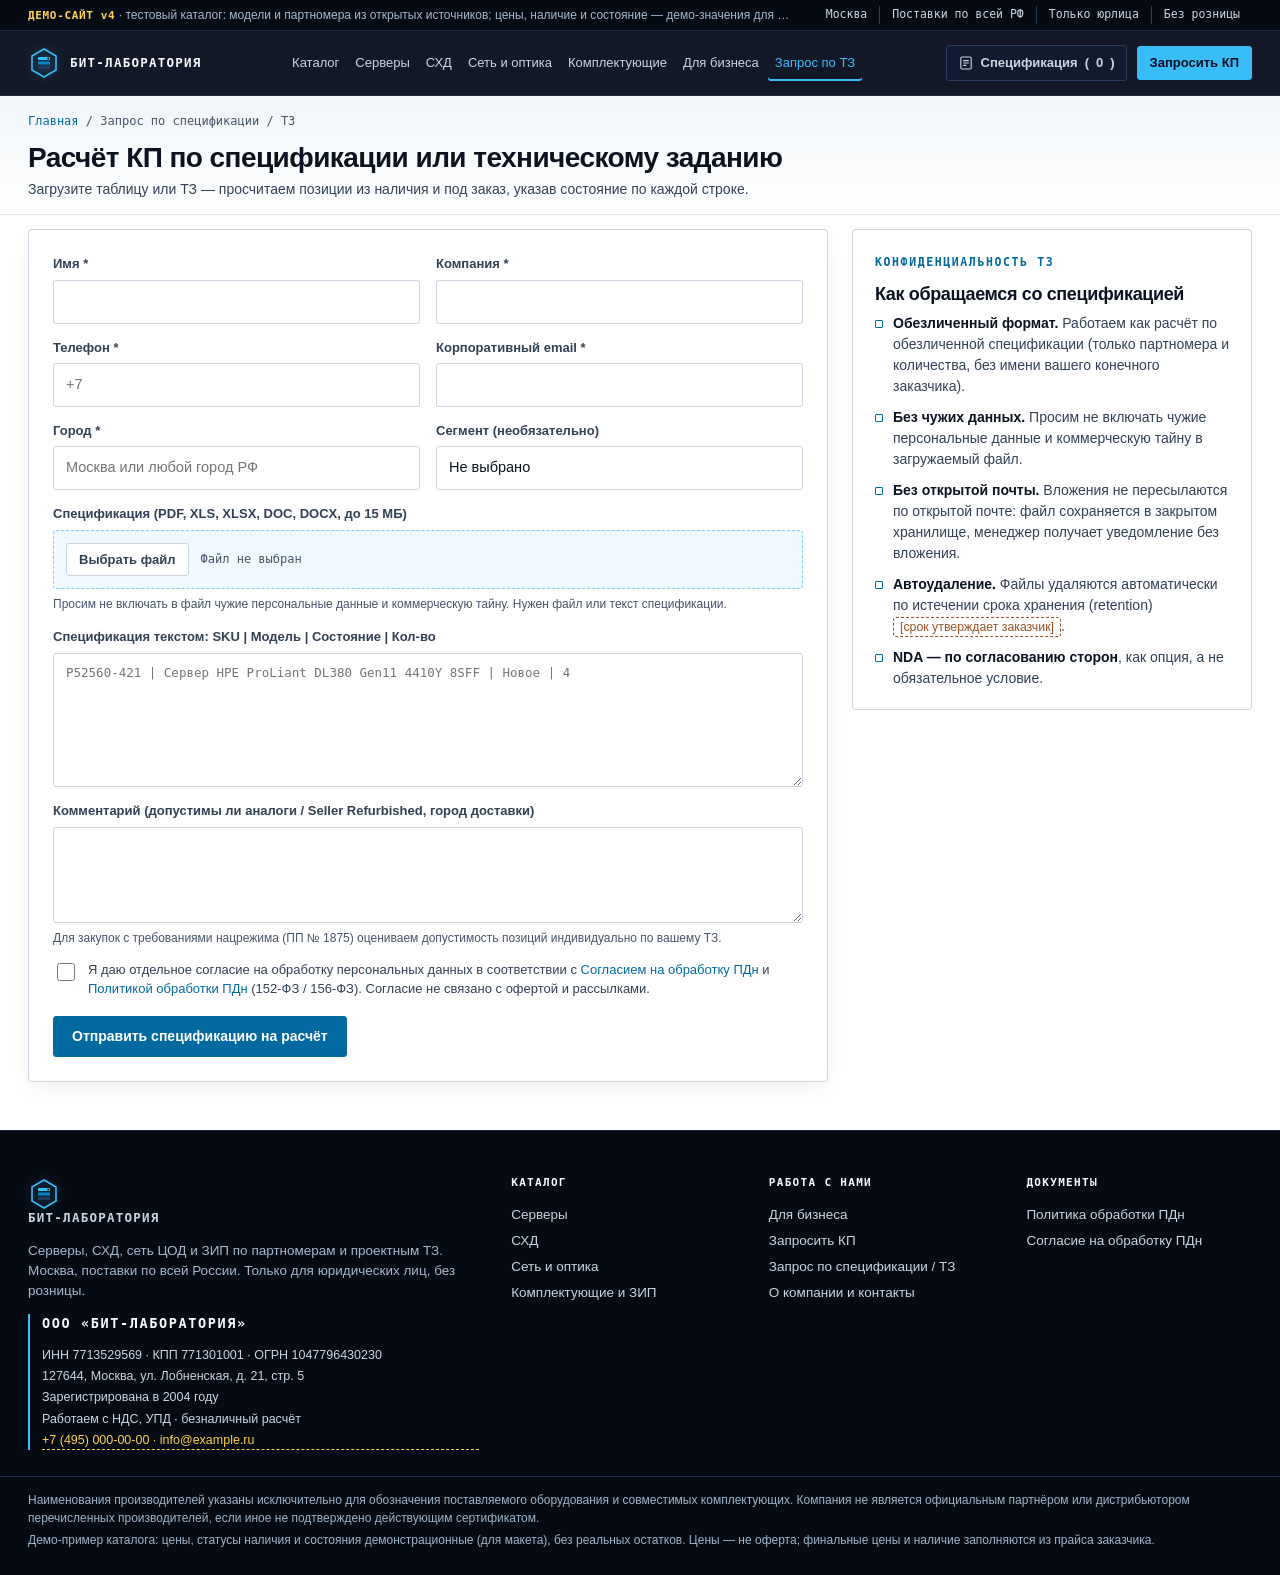
<file: rfq-spec.html>
<!doctype html>
<html lang="ru">
<head>
<meta name="robots" content="noindex,nofollow">
<meta charset="utf-8">
<meta name="viewport" content="width=device-width, initial-scale=1">
<title>Запрос по спецификации / ТЗ — демо-сайт v4</title>
<meta name="description" content="Расчёт КП по спецификации или ТЗ.">
<link rel="icon" href="data:,">
<link rel="stylesheet" href="assets/style.css">
</head>
<body class="pg-spec">
<a class="skip" href="#main">К содержанию</a>
<div class="util-bar"><div class="wrap ub"><span class="ub-demo"><b>ДЕМО-САЙТ v4</b> · тестовый каталог: модели и партномера из открытых источников; цены, наличие и состояние — демо-значения для макета (не оферта)</span><span class="ub-facts"><span>Москва</span><span>Поставки по всей РФ</span><span>Только юрлица</span><span>Без розницы</span></span></div></div><header class="site-header"><div class="wrap hdr"><a class="logo" href="index.html"><svg class="logo-mark" viewBox="0 0 32 32" aria-hidden="true"><path d="M16 2 28 9v14l-12 7L4 23V9z" fill="none" stroke="#38BDF8" stroke-width="1.6"/><rect x="10" y="10" width="12" height="3" rx=".6" fill="#38BDF8"/><rect x="10" y="14.5" width="12" height="3" rx=".6" fill="#0284C7"/><rect x="10" y="19" width="12" height="3" rx=".6" fill="#1E3A5F"/><circle cx="20.2" cy="11.5" r=".9" fill="#060A13"/></svg><span class="logo-txt">БИТ-ЛАБОРАТОРИЯ<small>инфраструктура ЦОД · B2B</small></span></a><nav class="nav" aria-label="Основное меню"><a data-nav href="catalog.html">Каталог</a><a data-nav href="catalog.html?category=servers">Серверы</a><a data-nav href="catalog.html?category=storage">СХД</a><a data-nav href="catalog.html?category=network">Сеть и оптика</a><a data-nav href="catalog.html?category=components">Комплектующие</a><a data-nav href="for-business.html">Для бизнеса</a><a data-nav href="rfq-spec.html">Запрос по ТЗ</a></nav><div class="hdr-cta"><button type="button" class="spec-btn" data-bom-btn aria-label="Черновик спецификации"><svg viewBox="0 0 20 20" aria-hidden="true"><rect x="3.5" y="2.5" width="13" height="15" rx="1.5" fill="none" stroke="currentColor" stroke-width="1.4"/><path d="M6.5 7h7M6.5 10h7M6.5 13h4" stroke="currentColor" stroke-width="1.4"/></svg><span class="spec-l">Спецификация</span> (<span data-bom-count>0</span>)</button><a class="btn btn-cyan btn-sm hdr-kp" href="rfq.html">Запросить КП</a><button class="menu-btn" type="button" data-menu-toggle aria-expanded="false" aria-label="Меню"><span></span><span></span><span></span></button></div></div></header>
<main id="main">
<section class="page-head ph-sm"><div class="wrap"><nav class="crumbs mono"><a href="index.html">Главная</a> / <span>Запрос по спецификации / ТЗ</span></nav>
<h1>Расчёт КП по спецификации или техническому заданию</h1><p class="lead">Загрузите таблицу или ТЗ — просчитаем позиции из наличия и под заказ, указав состояние по каждой строке.</p></div></section>
<section class="light light-tight"><div class="wrap form-layout"><div class="form-card">
<div class="bom-preview" data-bom-preview hidden><div class="bp-head"><b>Позиции из черновика спецификации</b><span class="mono">перенесено в поле «Спецификация текстом»</span></div>
<div class="tbl-wrap"><table class="bp-table"><thead><tr><th>SKU</th><th>Модель</th><th>Состояние</th><th class="num">Кол-во</th></tr></thead><tbody></tbody></table></div></div>
<form class="lead-form" data-lead="spec" id="spec-form" action="#" method="post" enctype="multipart/form-data"><div class="form-grid"><div class="field"><label for="spec-name">Имя *</label><input id="spec-name" name="name" autocomplete="name" data-req></div>
<div class="field"><label for="spec-company">Компания *</label><input id="spec-company" name="company" autocomplete="organization" data-req></div>
<div class="field"><label for="spec-phone">Телефон *</label><input id="spec-phone" name="phone" type="tel" autocomplete="tel" placeholder="+7" data-req></div>
<div class="field"><label for="spec-email">Корпоративный email *</label><input id="spec-email" name="email" type="email" autocomplete="email" data-req></div>
<div class="field"><label for="spec-city">Город *</label><input id="spec-city" name="city" placeholder="Москва или любой город РФ" data-req></div>
<div class="field"><label for="spec-segment">Сегмент (необязательно)</label><select id="spec-segment" name="segment"><option value="">Не выбрано</option><option value="integrator">Системный интегратор</option><option value="operator">Оператор связи / ЦОД</option></select></div>
<div class="field full file-field"><label for="spec-file">Спецификация (PDF, XLS, XLSX, DOC, DOCX, до 15 МБ)</label>
<div class="file-drop"><input class="file-native" id="spec-file" name="spec_file" type="file" accept=".pdf,.xls,.xlsx,.doc,.docx" data-req-file><label class="btn btn-ghost btn-sm file-btn" for="spec-file">Выбрать файл</label><span class="file-info mono" data-file-info>Файл не выбран</span></div>
<span class="hint" data-qd-file-hint hidden></span>
<span class="hint">Просим не включать в файл чужие персональные данные и коммерческую тайну. Нужен файл или текст спецификации.</span></div>
<div class="field full"><label for="spec-need">Спецификация текстом: SKU | Модель | Состояние | Кол-во</label><textarea id="spec-need" name="need" class="mono" rows="6" placeholder="P52560-421 | Сервер HPE ProLiant DL380 Gen11 4410Y 8SFF | Новое | 4"></textarea></div>
<div class="field full"><label for="spec-comment">Комментарий (допустимы ли аналоги / Seller Refurbished, город доставки)</label><textarea id="spec-comment" name="comment" rows="3"></textarea>
<span class="hint">Для закупок с требованиями нацрежима (ПП № 1875) оцениваем допустимость позиций индивидуально по вашему ТЗ.</span></div>
<div class="field field-consent full"><label class="check"><input type="checkbox" name="pd_consent" value="yes" data-req><span>Я даю отдельное согласие на обработку персональных данных в соответствии с <a href="consent.html" target="_blank">Согласием на обработку ПДн</a> и <a href="privacy.html" target="_blank">Политикой обработки ПДн</a> (152-ФЗ / 156-ФЗ). Согласие не связано с офертой и рассылками.</span></label></div></div><input type="hidden" name="bom_json"><input type="hidden" name="utm_source"><input type="hidden" name="utm_medium"><input type="hidden" name="utm_campaign"><input type="hidden" name="utm_content"><input type="hidden" name="utm_term"><input type="hidden" name="referrer"><input type="hidden" name="landing_page">
<div class="form-actions"><button class="btn btn-primary btn-submit" type="submit">Отправить спецификацию на расчёт</button></div>
</form><div class="form-result" data-result hidden aria-live="polite"></div></div><aside class="conf" aria-label="Конфиденциальность спецификации">
<span class="eyebrow">КОНФИДЕНЦИАЛЬНОСТЬ ТЗ</span><h3>Как обращаемся со спецификацией</h3>
<ul class="conf-list">
<li><b>Обезличенный формат.</b> Работаем как расчёт по обезличенной спецификации (только партномера и количества, без имени вашего конечного заказчика).</li>
<li><b>Без чужих данных.</b> Просим не включать чужие персональные данные и коммерческую тайну в загружаемый файл.</li>
<li><b>Без открытой почты.</b> Вложения не пересылаются по открытой почте: файл сохраняется в закрытом хранилище, менеджер получает уведомление без вложения.</li>
<li><b>Автоудаление.</b> Файлы удаляются автоматически по истечении срока хранения (retention) <span class="slot">[срок утверждает заказчик]</span>.</li>
<li><b>NDA — по согласованию сторон</b>, как опция, а не обязательное условие.</li>
</ul></aside></div></section>
</main>
<footer class="site-footer"><div class="wrap ftr">
<div class="ftr-col"><a class="logo" href="index.html"><svg class="logo-mark" viewBox="0 0 32 32" aria-hidden="true"><path d="M16 2 28 9v14l-12 7L4 23V9z" fill="none" stroke="#38BDF8" stroke-width="1.6"/><rect x="10" y="10" width="12" height="3" rx=".6" fill="#38BDF8"/><rect x="10" y="14.5" width="12" height="3" rx=".6" fill="#0284C7"/><rect x="10" y="19" width="12" height="3" rx=".6" fill="#1E3A5F"/><circle cx="20.2" cy="11.5" r=".9" fill="#060A13"/></svg><span class="logo-txt">БИТ-ЛАБОРАТОРИЯ<small>инфраструктура ЦОД · B2B</small></span></a>
<p>Серверы, СХД, сеть ЦОД и ЗИП по партномерам и проектным ТЗ. Москва, поставки по всей России. Только для юридических лиц, без розницы.</p>
<div class="ent"><b>ООО «БИТ-ЛАБОРАТОРИЯ»</b><span>ИНН 7713529569 · КПП 771301001 · ОГРН 1047796430230</span><span>127644, Москва, ул. Лобненская, д. 21, стр. 5</span><span>Зарегистрирована в 2004 году</span><span>Работаем с НДС, УПД · безналичный расчёт</span><!-- TODO: заглушки контактов — заменить на реальные телефон и e-mail перед запуском --><span class="ent-ph" title="Заглушка: заменить на реальные контакты">+7 (495) 000-00-00 · info@example.ru</span></div></div>
<div class="ftr-col"><b>Каталог</b><a href="catalog.html?category=servers">Серверы</a><a href="catalog.html?category=storage">СХД</a><a href="catalog.html?category=network">Сеть и оптика</a><a href="catalog.html?category=components">Комплектующие и ЗИП</a></div>
<div class="ftr-col"><b>Работа с нами</b><a href="for-business.html">Для бизнеса</a><a href="rfq.html">Запросить КП</a><a href="rfq-spec.html">Запрос по спецификации / ТЗ</a><a href="for-business.html#contacts">О компании и контакты</a></div>
<div class="ftr-col"><b>Документы</b><a href="privacy.html">Политика обработки ПДн</a><a href="consent.html">Согласие на обработку ПДн</a></div>
</div><div class="wrap ftr-note"><p>Наименования производителей указаны исключительно для обозначения поставляемого оборудования и совместимых комплектующих. Компания не является официальным партнёром или дистрибьютором перечисленных производителей, если иное не подтверждено действующим сертификатом.</p><p>Демо-пример каталога: цены, статусы наличия и состояния демонстрационные (для макета), без реальных остатков. Цены — не оферта; финальные цены и наличие заполняются из прайса заказчика.</p></div></footer>
<section class="bom" id="bom" hidden aria-label="Черновик спецификации (BOM)">
<div class="wrap bom-bar"><button type="button" class="bom-toggle" data-bom-toggle aria-expanded="false" aria-controls="bom-list">
<span class="bom-ico" aria-hidden="true"></span><span class="bom-t">Черновик спецификации (BOM)</span><span class="bom-sum mono" data-bom-sum></span><span class="bom-chev" aria-hidden="true"></span></button>
<span class="bom-note">Демо: хранится только в этом браузере · без цен</span>
<button type="button" class="bom-clear" data-bom-clear>Очистить</button>
<a class="btn btn-cyan btn-sm" data-bom-go href="rfq-spec.html?from=bom">Передать в расчёт ТЗ →</a></div>
<div class="wrap bom-body"><div class="bom-head mono"><span>SKU</span><span>Модель</span><span>Состояние</span><span>Кол-во</span><span></span></div><ul id="bom-list" class="bom-list" data-bom-list></ul></div>
</section>
<script src="assets/data.js"></script>
<script src="assets/core.js"></script>
</body>
</html>
</file>
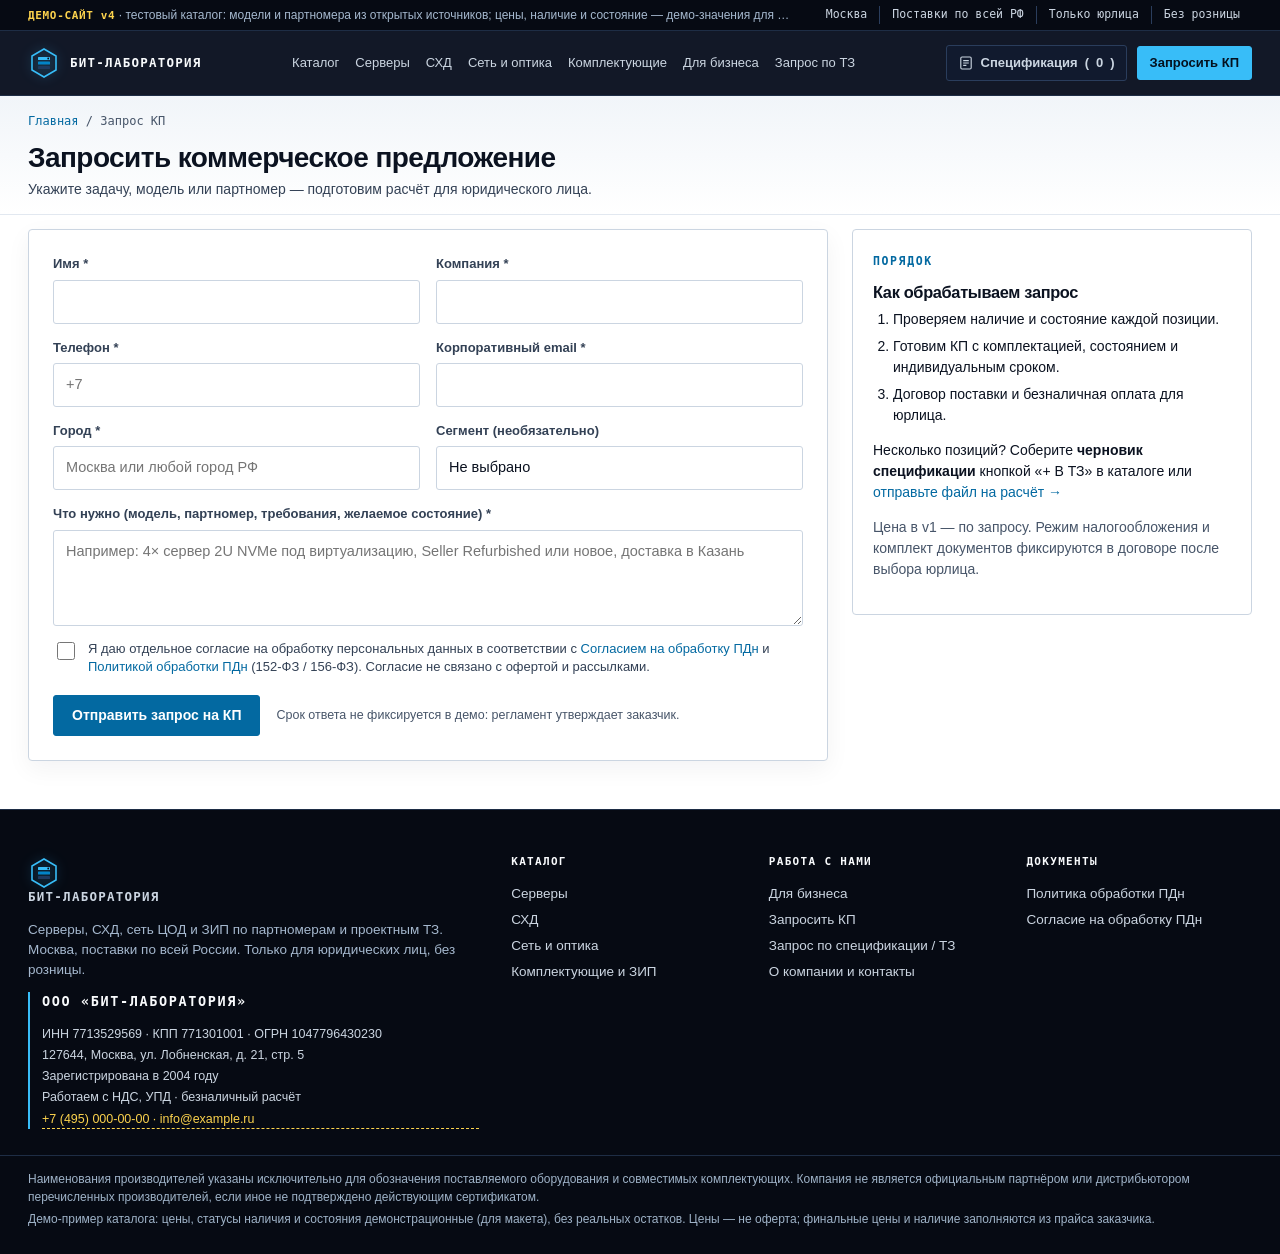
<file: rfq.html>
<!doctype html>
<html lang="ru">
<head>
<meta name="robots" content="noindex,nofollow">
<meta charset="utf-8">
<meta name="viewport" content="width=device-width, initial-scale=1">
<title>Запрос КП — демо-сайт v4</title>
<meta name="description" content="Запросить коммерческое предложение.">
<link rel="icon" href="data:,">
<link rel="stylesheet" href="assets/style.css">
</head>
<body class="pg-rfq">
<a class="skip" href="#main">К содержанию</a>
<div class="util-bar"><div class="wrap ub"><span class="ub-demo"><b>ДЕМО-САЙТ v4</b> · тестовый каталог: модели и партномера из открытых источников; цены, наличие и состояние — демо-значения для макета (не оферта)</span><span class="ub-facts"><span>Москва</span><span>Поставки по всей РФ</span><span>Только юрлица</span><span>Без розницы</span></span></div></div><header class="site-header"><div class="wrap hdr"><a class="logo" href="index.html"><svg class="logo-mark" viewBox="0 0 32 32" aria-hidden="true"><path d="M16 2 28 9v14l-12 7L4 23V9z" fill="none" stroke="#38BDF8" stroke-width="1.6"/><rect x="10" y="10" width="12" height="3" rx=".6" fill="#38BDF8"/><rect x="10" y="14.5" width="12" height="3" rx=".6" fill="#0284C7"/><rect x="10" y="19" width="12" height="3" rx=".6" fill="#1E3A5F"/><circle cx="20.2" cy="11.5" r=".9" fill="#060A13"/></svg><span class="logo-txt">БИТ-ЛАБОРАТОРИЯ<small>инфраструктура ЦОД · B2B</small></span></a><nav class="nav" aria-label="Основное меню"><a data-nav href="catalog.html">Каталог</a><a data-nav href="catalog.html?category=servers">Серверы</a><a data-nav href="catalog.html?category=storage">СХД</a><a data-nav href="catalog.html?category=network">Сеть и оптика</a><a data-nav href="catalog.html?category=components">Комплектующие</a><a data-nav href="for-business.html">Для бизнеса</a><a data-nav href="rfq-spec.html">Запрос по ТЗ</a></nav><div class="hdr-cta"><button type="button" class="spec-btn" data-bom-btn aria-label="Черновик спецификации"><svg viewBox="0 0 20 20" aria-hidden="true"><rect x="3.5" y="2.5" width="13" height="15" rx="1.5" fill="none" stroke="currentColor" stroke-width="1.4"/><path d="M6.5 7h7M6.5 10h7M6.5 13h4" stroke="currentColor" stroke-width="1.4"/></svg><span class="spec-l">Спецификация</span> (<span data-bom-count>0</span>)</button><a class="btn btn-cyan btn-sm hdr-kp" href="rfq.html">Запросить КП</a><button class="menu-btn" type="button" data-menu-toggle aria-expanded="false" aria-label="Меню"><span></span><span></span><span></span></button></div></div></header>
<main id="main">
<section class="page-head ph-sm"><div class="wrap"><nav class="crumbs mono"><a href="index.html">Главная</a> / <span>Запрос КП</span></nav>
<h1>Запросить коммерческое предложение</h1><p class="lead">Укажите задачу, модель или партномер — подготовим расчёт для юридического лица.</p></div></section>
<section class="light light-tight"><div class="wrap form-layout"><div class="form-card"><form class="lead-form" data-lead="rfq" id="rfq-form" action="#" method="post">
<div class="prefill-chip" data-prefill-chip hidden></div><div class="form-grid"><div class="field"><label for="rfq-name">Имя *</label><input id="rfq-name" name="name" autocomplete="name" data-req></div>
<div class="field"><label for="rfq-company">Компания *</label><input id="rfq-company" name="company" autocomplete="organization" data-req></div>
<div class="field"><label for="rfq-phone">Телефон *</label><input id="rfq-phone" name="phone" type="tel" autocomplete="tel" placeholder="+7" data-req></div>
<div class="field"><label for="rfq-email">Корпоративный email *</label><input id="rfq-email" name="email" type="email" autocomplete="email" data-req></div>
<div class="field"><label for="rfq-city">Город *</label><input id="rfq-city" name="city" placeholder="Москва или любой город РФ" data-req></div>
<div class="field"><label for="rfq-segment">Сегмент (необязательно)</label><select id="rfq-segment" name="segment"><option value="">Не выбрано</option><option value="integrator">Системный интегратор</option><option value="operator">Оператор связи / ЦОД</option></select></div>
<div class="field full"><label for="rfq-need">Что нужно (модель, партномер, требования, желаемое состояние) *</label><textarea id="rfq-need" name="need" data-req placeholder="Например: 4× сервер 2U NVMe под виртуализацию, Seller Refurbished или новое, доставка в Казань"></textarea></div>
<div class="field field-consent full"><label class="check"><input type="checkbox" name="pd_consent" value="yes" data-req><span>Я даю отдельное согласие на обработку персональных данных в соответствии с <a href="consent.html" target="_blank">Согласием на обработку ПДн</a> и <a href="privacy.html" target="_blank">Политикой обработки ПДн</a> (152-ФЗ / 156-ФЗ). Согласие не связано с офертой и рассылками.</span></label></div></div><input type="hidden" name="product_id"><input type="hidden" name="sku"><input type="hidden" name="title"><input type="hidden" name="condition"><input type="hidden" name="utm_source"><input type="hidden" name="utm_medium"><input type="hidden" name="utm_campaign"><input type="hidden" name="utm_content"><input type="hidden" name="utm_term"><input type="hidden" name="referrer"><input type="hidden" name="landing_page">
<div class="form-actions"><button class="btn btn-primary btn-submit" type="submit">Отправить запрос на КП</button><span class="form-foot">Срок ответа не фиксируется в демо: регламент утверждает заказчик.</span></div>
</form><div class="form-result" data-result hidden aria-live="polite"></div></div>
<aside class="side-card"><span class="eyebrow">ПОРЯДОК</span><h3>Как обрабатываем запрос</h3><ol class="steps-mini"><li>Проверяем наличие и состояние каждой позиции.</li><li>Готовим КП с комплектацией, состоянием и индивидуальным сроком.</li><li>Договор поставки и безналичная оплата для юрлица.</li></ol>
<p>Несколько позиций? Соберите <b>черновик спецификации</b> кнопкой «+ В ТЗ» в каталоге или <a href="rfq-spec.html">отправьте файл на расчёт →</a></p>
<p class="muted">Цена в v1 — по запросу. Режим налогообложения и комплект документов фиксируются в договоре после выбора юрлица.</p></aside></div></section>
</main>
<footer class="site-footer"><div class="wrap ftr">
<div class="ftr-col"><a class="logo" href="index.html"><svg class="logo-mark" viewBox="0 0 32 32" aria-hidden="true"><path d="M16 2 28 9v14l-12 7L4 23V9z" fill="none" stroke="#38BDF8" stroke-width="1.6"/><rect x="10" y="10" width="12" height="3" rx=".6" fill="#38BDF8"/><rect x="10" y="14.5" width="12" height="3" rx=".6" fill="#0284C7"/><rect x="10" y="19" width="12" height="3" rx=".6" fill="#1E3A5F"/><circle cx="20.2" cy="11.5" r=".9" fill="#060A13"/></svg><span class="logo-txt">БИТ-ЛАБОРАТОРИЯ<small>инфраструктура ЦОД · B2B</small></span></a>
<p>Серверы, СХД, сеть ЦОД и ЗИП по партномерам и проектным ТЗ. Москва, поставки по всей России. Только для юридических лиц, без розницы.</p>
<div class="ent"><b>ООО «БИТ-ЛАБОРАТОРИЯ»</b><span>ИНН 7713529569 · КПП 771301001 · ОГРН 1047796430230</span><span>127644, Москва, ул. Лобненская, д. 21, стр. 5</span><span>Зарегистрирована в 2004 году</span><span>Работаем с НДС, УПД · безналичный расчёт</span><!-- TODO: заглушки контактов — заменить на реальные телефон и e-mail перед запуском --><span class="ent-ph" title="Заглушка: заменить на реальные контакты">+7 (495) 000-00-00 · info@example.ru</span></div></div>
<div class="ftr-col"><b>Каталог</b><a href="catalog.html?category=servers">Серверы</a><a href="catalog.html?category=storage">СХД</a><a href="catalog.html?category=network">Сеть и оптика</a><a href="catalog.html?category=components">Комплектующие и ЗИП</a></div>
<div class="ftr-col"><b>Работа с нами</b><a href="for-business.html">Для бизнеса</a><a href="rfq.html">Запросить КП</a><a href="rfq-spec.html">Запрос по спецификации / ТЗ</a><a href="for-business.html#contacts">О компании и контакты</a></div>
<div class="ftr-col"><b>Документы</b><a href="privacy.html">Политика обработки ПДн</a><a href="consent.html">Согласие на обработку ПДн</a></div>
</div><div class="wrap ftr-note"><p>Наименования производителей указаны исключительно для обозначения поставляемого оборудования и совместимых комплектующих. Компания не является официальным партнёром или дистрибьютором перечисленных производителей, если иное не подтверждено действующим сертификатом.</p><p>Демо-пример каталога: цены, статусы наличия и состояния демонстрационные (для макета), без реальных остатков. Цены — не оферта; финальные цены и наличие заполняются из прайса заказчика.</p></div></footer>
<section class="bom" id="bom" hidden aria-label="Черновик спецификации (BOM)">
<div class="wrap bom-bar"><button type="button" class="bom-toggle" data-bom-toggle aria-expanded="false" aria-controls="bom-list">
<span class="bom-ico" aria-hidden="true"></span><span class="bom-t">Черновик спецификации (BOM)</span><span class="bom-sum mono" data-bom-sum></span><span class="bom-chev" aria-hidden="true"></span></button>
<span class="bom-note">Демо: хранится только в этом браузере · без цен</span>
<button type="button" class="bom-clear" data-bom-clear>Очистить</button>
<a class="btn btn-cyan btn-sm" data-bom-go href="rfq-spec.html?from=bom">Передать в расчёт ТЗ →</a></div>
<div class="wrap bom-body"><div class="bom-head mono"><span>SKU</span><span>Модель</span><span>Состояние</span><span>Кол-во</span><span></span></div><ul id="bom-list" class="bom-list" data-bom-list></ul></div>
</section>
<script src="assets/data.js"></script>
<script src="assets/core.js"></script>
</body>
</html>
</file>
<file: assets/style.css>
/* Прототип v2 — «Инженерный ЦОД-контур». Тёмный обсидиановый вход + светлая инженерная рабочая зона.
   Шрифты только системные/локально установленные, без внешних загрузок. */
:root{
  --ink0:#060A13;--ink1:#0B1120;--ink2:#111A2E;--edge:#1E2D45;--edge2:#2A3D5C;
  --cyan:#38BDF8;--cyan-d:#0284C7;--cyan-dd:#0369A1;--on-dark:#F8FAFC;--on-dark2:#CBD5E1;--on-dark3:#A5B8CE;--on-dark4:#9FB3C8;
  --paper:#FFFFFF;--paper2:#F8FAFC;--paper3:#F1F5F9;--line:#E2E8F0;--line2:#CBD5E1;--text:#0B1220;--text2:#334155;--muted:#475569;
  --green:#059669;--amber:#B45309;
  --font:"Inter","Segoe UI",Roboto,"Helvetica Neue","Noto Sans",Arial,sans-serif;
  --head:"Inter Tight","Inter","Segoe UI",Roboto,Arial,sans-serif;
  --mono:"JetBrains Mono","IBM Plex Mono",Consolas,"SFMono-Regular","DejaVu Sans Mono",monospace;
  --maxw:1360px;--hdr:64px;
}
*,*::before,*::after{box-sizing:border-box}
html{-webkit-text-size-adjust:100%;scroll-padding-top:calc(var(--hdr) + 12px)}
body{margin:0;font-family:var(--font);font-size:15px;line-height:1.5;color:var(--text);background:var(--paper2);overflow-x:hidden;font-feature-settings:"tnum" 1,"cv11" 1}
img,svg{display:block;max-width:100%}
a{color:var(--cyan-dd);text-decoration:none}a:hover{text-decoration:underline}
h1,h2,h3{font-family:var(--head);margin:0 0 .5em;line-height:1.12;letter-spacing:-.02em;font-weight:650}
p{margin:0 0 1em}ul,ol{margin:0;padding:0;list-style:none}
.mono{font-family:var(--mono);letter-spacing:0;font-variant-numeric:tabular-nums}
.wrap{max-width:var(--maxw);margin:0 auto;padding:0 28px}
[hidden]{display:none!important}
.sr{position:absolute;width:1px;height:1px;overflow:hidden;clip:rect(0 0 0 0)}
.skip{position:absolute;left:-999px;top:0;background:var(--cyan);color:var(--ink0);padding:8px 12px;z-index:100}.skip:focus{left:8px}
:focus-visible{outline:2px solid var(--cyan);outline-offset:2px}
.muted{color:var(--muted)}
.eyebrow{display:inline-block;font-family:var(--mono);font-size:11.5px;font-weight:600;letter-spacing:.14em;color:var(--cyan-dd);margin-bottom:12px;text-transform:uppercase}
.slot{display:inline-block;border:1px dashed currentColor;border-radius:3px;padding:0 6px;font-size:.88em;opacity:.9}
.slot-box{border:1px dashed var(--line2);border-radius:4px;padding:12px 14px;font-size:13.5px;color:var(--text2);background:var(--paper2)}
.slot-label{display:block;font-family:var(--mono);font-size:10.5px;font-weight:700;letter-spacing:.1em;text-transform:uppercase;color:var(--amber);margin-bottom:4px}
.demo-tag{display:inline-block;font-family:var(--mono);font-size:10.5px;line-height:1.35;padding:2px 6px;border-radius:2px;background:#FEF3C7;color:#78350F;border:1px solid #FCD34D;white-space:nowrap}
/* кнопки */
.btn{display:inline-flex;align-items:center;justify-content:center;gap:8px;font:inherit;font-weight:600;font-size:14px;line-height:1.2;padding:11px 18px;border-radius:3px;border:1px solid transparent;cursor:pointer;text-decoration:none!important;white-space:nowrap;transition:background .12s,border-color .12s,color .12s}
.btn-sm{padding:8px 12px;font-size:13px}.btn-block{width:100%}
.btn-primary{background:var(--cyan-dd);color:#fff;border-color:var(--cyan-dd)}.btn-primary:hover{background:#075985}
.btn-cyan{background:var(--cyan);color:#04111F;border-color:var(--cyan)}.btn-cyan:hover{background:#7DD3FC}
.btn-outline{background:transparent;color:var(--cyan);border-color:var(--cyan)}.btn-outline:hover{background:rgba(56,189,248,.12)}
.btn-ghost{background:#fff;color:var(--text);border-color:var(--line2)}.btn-ghost:hover{border-color:var(--text)}
.btn-add{background:#fff;color:var(--cyan-dd);border-color:#7DD3FC}.btn-add:hover{background:#F0F9FF;border-color:var(--cyan-dd)}
.btn-add.in-bom{background:#ECFDF5;color:#065F46;border-color:#6EE7B7}
.copy-btn{display:inline-flex;align-items:center;gap:6px;background:transparent;border:1px solid var(--line2);border-radius:3px;width:24px;height:24px;padding:0;justify-content:center;cursor:pointer;color:var(--muted);flex:0 0 24px}
.copy-btn svg{width:13px;height:13px;fill:none;stroke:currentColor;stroke-width:1.4}
.copy-btn:hover{color:var(--cyan-dd);border-color:var(--cyan-dd)}
/* служебная полоса и шапка */
.util-bar{background:var(--ink0);color:var(--on-dark3);font-size:12px;border-bottom:1px solid var(--edge)}
.ub{display:flex;justify-content:space-between;gap:20px;align-items:center;min-height:30px;white-space:nowrap}
.ub-demo{overflow:hidden;text-overflow:ellipsis}.ub-demo b{color:#FCD34D;font-family:var(--mono);font-weight:600;letter-spacing:.06em;font-size:11px}
.ub-facts{display:flex;gap:0;font-family:var(--mono);font-size:11.5px;color:var(--on-dark2)}
.ub-facts span{padding:0 12px;border-left:1px solid var(--edge2)}.ub-facts span:first-child{border-left:0}
.site-header{background:rgba(11,17,32,.97);border-bottom:1px solid var(--edge);position:sticky;top:0;z-index:40;backdrop-filter:saturate(1.2) blur(6px)}
.hdr{display:flex;align-items:center;gap:24px;height:var(--hdr)}
.logo{display:flex;align-items:center;gap:10px;color:var(--on-dark);text-decoration:none!important;flex-shrink:0}
.logo-mark{width:32px;height:32px;filter:drop-shadow(0 0 6px rgba(56,189,248,.35))}
.logo-txt{font-family:var(--mono);font-size:12.5px;font-weight:700;letter-spacing:.1em;display:flex;flex-direction:column;line-height:1.25}
.logo-txt small{font-weight:400;letter-spacing:.04em;color:var(--on-dark4);font-size:10.5px}
.nav{display:flex;gap:2px;flex:1;justify-content:center}
.nav a{color:var(--on-dark2);font-size:13.5px;padding:8px 10px;border-radius:3px;white-space:nowrap}
.nav a:hover{color:#fff;background:var(--ink2);text-decoration:none}
.nav a.is-active{color:var(--cyan);box-shadow:inset 0 -2px 0 var(--cyan)}
.hdr-cta{display:flex;gap:10px;align-items:center;flex-shrink:0}
.spec-btn{display:inline-flex;align-items:center;gap:7px;font:inherit;font-size:13px;font-weight:600;color:var(--on-dark2);background:var(--ink2);border:1px solid var(--edge2);border-radius:3px;padding:7px 11px;cursor:pointer;font-variant-numeric:tabular-nums}
.spec-btn svg{width:16px;height:16px}
.spec-btn:hover{border-color:var(--cyan);color:#fff}
.spec-btn.has-items{color:var(--cyan);border-color:var(--cyan);box-shadow:0 0 0 3px rgba(56,189,248,.12)}
.menu-btn{display:none;background:transparent;border:1px solid var(--edge2);width:40px;height:38px;flex-direction:column;justify-content:center;gap:5px;padding:0 10px;cursor:pointer;border-radius:3px}
.menu-btn span{height:1.6px;background:var(--on-dark2);display:block}
/* hero */
.hero{position:relative;overflow:hidden;color:var(--on-dark2);background:radial-gradient(1100px 520px at 78% 10%,rgba(2,132,199,.16),transparent 60%),linear-gradient(180deg,var(--ink0) 0%,var(--ink1) 70%,var(--ink2) 100%);padding:34px 0 0}
.hero-grid-bg{position:absolute;inset:0;background-image:linear-gradient(rgba(56,189,248,.055) 1px,transparent 1px),linear-gradient(90deg,rgba(56,189,248,.055) 1px,transparent 1px);background-size:40px 40px;-webkit-mask-image:linear-gradient(180deg,#000 30%,transparent 95%);mask-image:linear-gradient(180deg,#000 30%,transparent 95%)}
.hero-rack{position:absolute;right:-70px;top:-20px;width:400px;opacity:.3;pointer-events:none}
.hero-grid{position:relative;display:grid;grid-template-columns:minmax(0,1.22fr) minmax(0,1fr);gap:44px;align-items:start}
.hero .eyebrow{color:var(--cyan)}
.hero h1{color:var(--on-dark);font-size:44px;font-weight:600;max-width:760px;margin-bottom:14px}
.hero .lead{font-size:16.5px;color:var(--on-dark2);max-width:620px;margin-bottom:22px}
.seg-cards{display:grid;grid-template-columns:1fr 1fr;gap:14px}
.seg-card{display:flex;flex-direction:column;gap:8px;padding:16px 18px 16px;border:1px solid var(--edge2);background:linear-gradient(180deg,rgba(17,26,46,.92),rgba(11,17,32,.92));color:var(--on-dark2);text-decoration:none!important;border-radius:4px;position:relative;transition:border-color .15s,transform .15s}
.seg-card::before{content:"";position:absolute;left:-1px;right:-1px;top:-1px;height:2px;background:linear-gradient(90deg,var(--cyan),transparent)}
.seg-card:hover{border-color:var(--cyan);transform:translateY(-1px)}
.sc-code{font-size:11px;letter-spacing:.12em;color:var(--cyan);font-weight:600}
.seg-card b{color:var(--on-dark);font-size:17px;font-family:var(--head);font-weight:600}
.seg-card ul{display:flex;flex-direction:column;gap:3px;font-size:13px;color:var(--on-dark2)}
.seg-card li{padding-left:14px;position:relative}.seg-card li::before{content:"";position:absolute;left:0;top:.62em;width:6px;height:1.5px;background:var(--cyan)}
.sc-cta{margin-top:auto;padding-top:4px;color:var(--cyan);font-weight:600;font-size:13.5px}
/* Quick-Desk */
.qd{background:rgba(17,26,46,.78);border:1px solid var(--edge2);border-radius:6px;box-shadow:0 30px 80px rgba(0,0,0,.45),inset 0 1px 0 rgba(255,255,255,.04);backdrop-filter:blur(10px);overflow:hidden}
.qd-head{display:flex;justify-content:space-between;align-items:center;padding:12px 18px;border-bottom:1px solid var(--edge)}
.qd-title{font-size:11.5px;letter-spacing:.16em;color:var(--cyan);font-weight:700}
.qd-live{font-family:var(--mono);font-size:11px;color:var(--on-dark3);display:flex;gap:7px;align-items:center}
.qd-live i{width:7px;height:7px;border-radius:50%;background:#34D399;box-shadow:0 0 8px #34D399}
.qd-tabs{display:grid;grid-template-columns:1fr 1fr;border-bottom:1px solid var(--edge)}
.qd-tabs button{font:inherit;font-size:13px;font-weight:600;color:var(--on-dark3);background:transparent;border:0;padding:11px 10px;cursor:pointer;border-bottom:2px solid transparent}
.qd-tabs button:hover{color:#fff}
.qd-tabs button.is-on{color:var(--on-dark);border-bottom-color:var(--cyan);background:rgba(56,189,248,.06)}
.qd-panel{padding:16px 18px 6px}
.qd-l{display:block;font-size:12.5px;color:var(--on-dark3);margin:0 0 6px}
.qd-input{display:flex;align-items:center;background:#050912;border:1px solid var(--edge2);border-radius:3px}
.qd-input:focus-within{border-color:var(--cyan);box-shadow:0 0 0 3px rgba(56,189,248,.15)}
.qd-input span{padding:0 10px 0 12px;color:var(--cyan);font-weight:700;font-size:13px}
.qd-input input{flex:1;min-width:0;background:transparent;border:0;outline:0;color:var(--on-dark);font-size:14px;padding:12px 12px 12px 0}
.qd-input input::placeholder,.qd textarea::placeholder{color:#7C8FA8}
.qd-ex{display:flex;flex-wrap:wrap;gap:6px;align-items:center;margin:10px 0 14px;font-size:12px;color:var(--on-dark3)}
.ex{font-size:11.5px;background:var(--ink1);color:var(--on-dark2);border:1px solid var(--edge2);border-radius:2px;padding:3px 7px;cursor:pointer}
.ex:hover{border-color:var(--cyan);color:var(--cyan)}
.qd-chips{display:grid;grid-template-columns:1fr 1fr;gap:6px;margin-bottom:14px}
.qchip{font:inherit;font-size:12.5px;font-weight:600;padding:8px 10px;border-radius:3px;border:1px solid var(--edge2);background:var(--ink1);color:var(--on-dark2);cursor:pointer;text-align:left;display:flex;align-items:center;gap:8px}
.qchip::before{content:"";width:8px;height:8px;border-radius:2px;flex:0 0 8px;background:var(--cc,#64748B)}
.qchip.is-on{border-color:var(--cyan);color:#fff;background:rgba(56,189,248,.12)}
.qc-new{--cc:#34D399}.qc-factory{--cc:#38BDF8}.qc-seller{--cc:#FBBF24}.qc-used{--cc:#94A3B8}
.qd-file{display:flex;align-items:center;gap:12px;padding:10px;border:1px dashed var(--edge2);border-radius:3px;background:#050912;position:relative}
.qd-file span{font-size:12px;color:var(--on-dark3);overflow:hidden;text-overflow:ellipsis;white-space:nowrap}
.qd-hint{display:block;font-size:11.5px;color:var(--on-dark4);margin:6px 0 12px}
.qd textarea{width:100%;background:#050912;border:1px solid var(--edge2);border-radius:3px;color:var(--on-dark);font-size:12.5px;padding:10px;margin-bottom:12px;resize:vertical}
.qd textarea:focus{outline:0;border-color:var(--cyan)}
.qd-foot{padding:10px 18px 12px;border-top:1px solid var(--edge);margin-top:10px;font-size:11px;letter-spacing:.06em;color:var(--on-dark3)}
.file-native{position:absolute;opacity:0;width:1px;height:1px;overflow:hidden}
.facts{position:relative;display:grid;grid-template-columns:repeat(4,1fr);margin-top:26px;border-top:1px solid var(--edge)}
.fact{display:flex;gap:12px;padding:16px 18px 18px 0;align-items:flex-start}
.fact+.fact{padding-left:18px;border-left:1px solid var(--edge)}
.fact svg{width:20px;height:20px;color:var(--cyan);flex:0 0 20px;margin-top:2px}
.fact b{display:block;font-family:var(--mono);color:var(--on-dark);font-size:13px;font-weight:600;letter-spacing:.02em}
.fact span{font-size:12.5px;color:var(--on-dark3);line-height:1.45}
/* светлая рабочая зона */
.light{background:var(--paper);padding:48px 0}
.light-alt{background:var(--paper2);border-top:1px solid var(--line);border-bottom:1px solid var(--line)}
.light-tight{padding:24px 0 48px}
#workzone{padding-top:30px;background:linear-gradient(180deg,var(--paper2),var(--paper) 240px)}
.sec-head{max-width:860px;margin-bottom:22px}
.sec-head h2,.light h2{font-size:28px}
.sec-head p{color:var(--muted);margin:0}
.wz-head{display:flex;justify-content:space-between;align-items:flex-end;gap:24px;margin-bottom:14px}
.wz-head h2{font-size:26px;margin-bottom:4px}
.wz-sub{color:var(--muted);margin:0;max-width:820px;font-size:14px}
.wz-link{font-weight:600;white-space:nowrap}
.toolbar{background:#fff;border:1px solid var(--line2);border-radius:4px;box-shadow:0 1px 0 rgba(15,23,42,.04),0 8px 24px rgba(15,23,42,.05)}
.tb-row{display:flex;gap:12px;align-items:center;padding:10px 12px;flex-wrap:wrap}
.tb-row+.tb-row{border-top:1px solid var(--line)}
.sku-search{flex:1 1 420px;display:flex;align-items:center;border:1px solid #94A3B8;border-radius:3px;background:#fff;min-width:0}
.sku-search:focus-within{border-color:var(--cyan-dd);box-shadow:0 0 0 3px rgba(2,132,199,.16)}
.sku-pfx{padding:0 10px 0 12px;color:var(--cyan-dd);font-weight:700;font-size:13px;align-self:stretch;display:flex;align-items:center;background:var(--paper3);border-right:1px solid var(--line)}
.sku-search input{flex:1;min-width:0;border:0;outline:0;font-family:var(--mono);font-size:14px;padding:11px 12px;background:transparent;color:var(--text)}
.sku-search kbd{font-size:10.5px;color:var(--muted);border:1px solid var(--line2);border-radius:3px;padding:1px 6px;margin-right:8px}
.tb-sel{display:flex;align-items:center;gap:8px;font-size:12.5px;color:var(--muted)}
select{font:inherit;font-size:13px;padding:8px 30px 8px 10px;border:1px solid var(--line2);border-radius:3px;background:#fff url("data:image/svg+xml,%3Csvg xmlns='http://www.w3.org/2000/svg' viewBox='0 0 10 6'%3E%3Cpath d='M1 1l4 4 4-4' fill='none' stroke='%23475569' stroke-width='1.4'/%3E%3C/svg%3E") no-repeat right 10px center/10px 6px;color:var(--text);-webkit-appearance:none;appearance:none}
.view-tg{display:flex;border:1px solid var(--cyan-dd);border-radius:3px;overflow:hidden}
.view-tg button{font:inherit;font-size:13px;font-weight:600;padding:8px 12px;border:0;background:#fff;color:var(--cyan-dd);cursor:pointer}
.view-tg button.is-on{background:var(--cyan-dd);color:#fff}
.tb-filters{gap:18px}
.fgroup{display:flex;align-items:center;gap:10px;flex-wrap:wrap}
.fl{font-family:var(--mono);font-size:10.5px;letter-spacing:.1em;text-transform:uppercase;color:var(--muted);font-weight:600}
.seg{display:flex;flex-wrap:wrap;border:1px solid var(--line2);border-radius:3px;overflow:hidden}
.seg button{font:inherit;font-size:12.5px;padding:6px 10px;border:0;border-left:1px solid var(--line);background:#fff;color:var(--text2);cursor:pointer;display:inline-flex;gap:6px;align-items:center;white-space:nowrap}
.seg button:first-child{border-left:0}
.seg button:hover{background:var(--paper3)}
.seg button .n{font-family:var(--mono);font-size:10.5px;color:var(--muted);background:var(--paper3);border-radius:2px;padding:0 5px;min-width:20px;text-align:center}
.seg button.is-on{background:var(--ink1);color:#fff}
.seg button.is-on .n{background:var(--cyan);color:#04111F}
.seg button.is-zero{color:#94A3B8}
.seg-cond .fb-new::before,.seg-cond .fb-factory::before,.seg-cond .fb-seller::before,.seg-cond .fb-used::before{content:"";width:7px;height:7px;border-radius:2px;background:var(--cc)}
.fb-new{--cc:#10B981}.fb-factory{--cc:#0284C7}.fb-seller{--cc:#D97706}.fb-used{--cc:#64748B}
.tb-count{margin-left:auto;font-size:12.5px;color:var(--muted);font-family:var(--mono)}
.tb-count b{color:var(--text)}
.tb-reset{font:inherit;font-size:12.5px;background:none;border:0;color:var(--cyan-dd);cursor:pointer;text-decoration:underline;padding:4px}
.results{margin-top:12px}
.wz-demo{font-size:12px;color:var(--muted);margin:12px 0 0;display:flex;gap:8px;align-items:center}
/* таблица ТТХ */
.tbl-wrap{width:100%}
.ptable{width:100%;border-collapse:separate;border-spacing:0;background:#fff;border:1px solid var(--line2);border-radius:4px;font-size:13px}
.ptable thead th{position:sticky;top:var(--hdr);z-index:5;background:var(--ink1);color:var(--on-dark2);font-family:var(--mono);font-size:10.5px;font-weight:600;letter-spacing:.1em;text-transform:uppercase;text-align:left;padding:9px 12px;border-bottom:1px solid var(--edge)}
.ptable thead th:first-child{border-top-left-radius:3px}.ptable thead th:last-child{border-top-right-radius:3px}
.ptable td{padding:12px;border-bottom:1px solid var(--line);vertical-align:top}
.ptable tbody tr:last-child td{border-bottom:0}
.ptable tbody tr:hover td{background:#F8FBFF}
.c-pos{width:200px}.c-cond{width:150px}.c-av{width:150px}.c-price{width:96px}.c-act{width:148px}
.thumb{display:block;width:100%;aspect-ratio:900/400;border-radius:3px;overflow:hidden;background:var(--ink1);border:1px solid var(--edge);margin-bottom:8px}
.thumb img{width:100%;height:100%;object-fit:cover}
.sku-line{display:flex;align-items:center;gap:6px;margin-bottom:6px;min-width:0}
.sku{font-family:var(--mono);font-weight:700;font-size:12.5px;color:var(--cyan-dd);word-break:break-all}
.m-title{display:block;color:var(--text);font-weight:650;font-size:14.5px;margin-bottom:8px;font-family:var(--head)}
.ttx{display:grid;grid-template-columns:repeat(3,minmax(0,1fr));gap:8px 18px}
.ttx .v{line-height:1.38}
.ttx li{display:flex;flex-direction:column;min-width:0}
.ttx .k{font-family:var(--mono);font-size:10px;letter-spacing:.06em;text-transform:uppercase;color:var(--muted)}
.ttx .v{font-size:12.5px;color:var(--text);font-variant-numeric:tabular-nums}
.price{font-family:var(--mono);font-weight:700;font-size:13px;white-space:nowrap}
.c-act .btn{display:flex;width:100%;margin-bottom:6px}
.badge{display:inline-block;font-family:var(--mono);font-size:11px;font-weight:600;padding:3px 7px;border-radius:2px;border:1px solid;white-space:nowrap;line-height:1.3}
.cond-new{color:#065F46;background:#ECFDF5;border-color:#6EE7B7}
.cond-factory{color:#075985;background:#E0F2FE;border-color:#7DD3FC}
.cond-seller{color:#7C2D12;background:#FFF7ED;border-color:#FDBA74}
.cond-used{color:#334155;background:#F1F5F9;border-color:#CBD5E1}
.avail{display:inline-flex;align-items:center;gap:7px;font-size:12.5px;line-height:1.35}
.avail i{width:8px;height:8px;border-radius:50%;flex:0 0 8px}
.avail-in_stock i{background:#10B981;box-shadow:0 0 0 3px rgba(16,185,129,.15)}.avail-on_order i{background:#F59E0B;box-shadow:0 0 0 3px rgba(245,158,11,.15)}
/* карточки */
.pgrid{display:grid;grid-template-columns:repeat(4,minmax(0,1fr));gap:14px}
.pcard{background:#fff;border:1px solid var(--line2);border-radius:4px;display:flex;flex-direction:column;overflow:hidden;transition:border-color .15s,box-shadow .15s}
.pcard:hover{border-color:var(--cyan-dd);box-shadow:0 10px 28px rgba(2,132,199,.1)}
.pcard-img{display:block;aspect-ratio:900/440;background:var(--ink1);overflow:hidden}.pcard-img img{width:100%;height:100%;object-fit:cover}
.pcard-body{padding:14px;display:flex;flex-direction:column;gap:8px;flex:1}
.pcard-meta{display:flex;gap:10px;align-items:center;flex-wrap:wrap}
.pcard-title{color:var(--text);font-weight:650;font-family:var(--head);font-size:15px;line-height:1.25}
.pcard .demo-tag{align-self:flex-start}
.ttx-cards{grid-template-columns:1fr 1fr;border-top:1px dashed var(--line2);padding-top:8px}
.pcard-foot{margin-top:auto;display:flex;justify-content:space-between;align-items:center;gap:8px;padding-top:10px;border-top:1px solid var(--line)}
.pcard-act{display:flex;gap:6px}
.empty{border:1px dashed var(--line2);border-radius:4px;background:#fff;padding:28px;text-align:center}
.empty p{color:var(--muted);max-width:560px;margin:6px auto 14px}
/* матрица состояний */
.cond-table{width:100%;border-collapse:collapse;background:#fff;border:1px solid var(--line2);font-size:13.5px}
.cond-table th,.cond-table td{padding:12px 14px;text-align:left;vertical-align:top;border-bottom:1px solid var(--line)}
.cond-table thead th{background:var(--ink1);color:var(--on-dark2);font-family:var(--mono);font-size:10.5px;letter-spacing:.1em;text-transform:uppercase;font-weight:600}
.cond-table tbody th{width:180px}
.cond-table tbody tr:nth-child(even) td,.cond-table tbody tr:nth-child(even) th{background:var(--paper2)}
.tbl-note{font-size:12.5px;color:var(--muted);margin:10px 0 0}
/* принципы */
.prs{display:grid;grid-template-columns:repeat(3,1fr);border-top:2px solid var(--text)}
.pr{padding:20px 28px 8px 0}.pr+.pr{padding-left:28px;border-left:1px solid var(--line)}
.pr-n{display:block;font-size:34px;font-weight:300;color:var(--cyan-d);line-height:1;margin-bottom:10px}
.pr h3{font-size:18px}.pr p{color:var(--muted);font-size:14px}
.vendors{display:flex;flex-wrap:wrap;gap:8px;align-items:center;margin-top:24px;padding-top:18px;border-top:1px solid var(--line)}
.v-l{font-family:var(--mono);font-size:10.5px;letter-spacing:.1em;text-transform:uppercase;color:var(--muted);margin-right:6px}
.vendor{font-size:13px;font-weight:600;color:var(--text2);border:1px solid var(--line2);border-radius:3px;padding:6px 12px;background:var(--paper2)}
/* тёмный блок формы */
.dark-form,.dark-band{background:radial-gradient(900px 400px at 15% 0%,rgba(2,132,199,.14),transparent 60%),var(--ink0);color:var(--on-dark2);padding:64px 0;border-top:1px solid var(--edge)}
.df-grid{display:grid;grid-template-columns:minmax(0,1fr) minmax(0,1.2fr);gap:44px;align-items:start}
.dark-form h2,.dark-band h2{color:var(--on-dark);font-size:30px}
.dark-form .eyebrow,.dark-band .eyebrow{color:var(--cyan)}
.dark-form .lead{color:var(--on-dark2)}
.df-card{background:#fff;border-radius:4px;padding:26px;border-top:3px solid var(--cyan);color:var(--text)}
.conf{background:rgba(17,26,46,.85);border:1px solid var(--edge2);border-radius:4px;padding:20px 22px;color:var(--on-dark2)}
.conf .eyebrow{color:var(--cyan)}
.conf h3{color:var(--on-dark);font-size:18px}
.conf-list{display:flex;flex-direction:column;gap:10px;font-size:14px}
.conf-list li{padding-left:18px;position:relative}
.conf-list li::before{content:"";position:absolute;left:0;top:.5em;width:8px;height:8px;border:1.5px solid var(--cyan);border-radius:1px}
.conf-list b{color:var(--on-dark)}
.conf .slot{color:#FCD34D}
/* формы */
.form-grid{display:grid;grid-template-columns:1fr 1fr;gap:0 16px}
.form-grid .full{grid-column:1/-1}
.field{display:flex;flex-direction:column;gap:6px;margin-bottom:14px;min-width:0;position:relative}
.field label{font-size:13px;font-weight:600;color:var(--text2)}
.field input:not([type=checkbox]),.field select,.field textarea{font:inherit;font-size:14.5px;width:100%;min-width:0;border:1px solid var(--line2);border-radius:3px;padding:10px 12px;background:#fff;color:var(--text)}
.field textarea{min-height:96px;resize:vertical}
.field textarea.mono{font-family:var(--mono);font-size:12.5px}
.field input:focus,.field select:focus,.field textarea:focus{outline:0;border-color:var(--cyan-dd);box-shadow:0 0 0 3px rgba(2,132,199,.16)}
.field .err{font-size:12.5px;color:#B91C1C}
.field.has-err input:not([type=checkbox]),.field.has-err textarea,.field.has-err select{border-color:#DC2626}
.hint{font-size:12px;color:var(--muted)}
.hint[data-qd-file-hint]{color:#92400E;background:#FFFBEB;border:1px solid #FDE68A;padding:6px 8px;border-radius:3px}
.check{display:flex!important;gap:10px;align-items:flex-start;font-weight:400!important;font-size:13px!important;line-height:1.45;color:var(--text2)}
.check input{margin-top:2px;width:18px;height:18px;flex:0 0 18px;accent-color:var(--cyan-dd)}
.field-consent.has-err .check{color:#B91C1C}
.file-drop{display:flex;align-items:center;gap:12px;flex-wrap:wrap;padding:12px;border:1px dashed #7DD3FC;border-radius:3px;background:#F0F9FF;position:relative}
.file-info{font-size:12px;color:var(--muted)}
.file-btn{cursor:pointer}
.form-actions{display:flex;align-items:center;gap:16px;flex-wrap:wrap;margin-top:4px}
.form-foot{font-size:12.5px;color:var(--muted)}
.prefill-chip{display:flex;flex-wrap:wrap;gap:4px 10px;align-items:baseline;font-size:13.5px;padding:10px 12px;border-radius:3px;background:#F0F9FF;border:1px solid #BAE6FD;margin-bottom:14px}
.pc-l{font-family:var(--mono);font-size:10.5px;letter-spacing:.08em;text-transform:uppercase;color:var(--cyan-dd);width:100%}
.demo-ok{border:1px solid #6EE7B7;background:#ECFDF5;border-radius:4px;padding:16px;margin-top:16px;color:var(--text)}
.demo-ok pre{white-space:pre-wrap;word-break:break-word;font-family:var(--mono);font-size:12px;max-height:340px;overflow:auto;padding:12px;border-radius:3px;margin:8px 0 0;background:var(--ink1);color:#BAE6FD}
.form-layout{display:grid;grid-template-columns:minmax(0,1fr) 400px;gap:24px;align-items:start}
.form-card{background:#fff;border:1px solid var(--line2);border-radius:4px;padding:24px;box-shadow:0 8px 24px rgba(15,23,42,.05)}
.side-card{background:#fff;border:1px solid var(--line2);border-radius:4px;padding:20px;font-size:14px}
.steps-mini{list-style:decimal;padding-left:20px;margin-bottom:14px;display:flex;flex-direction:column;gap:6px}
.form-layout .conf{position:sticky;top:calc(var(--hdr) + 16px)}
.bom-preview{border:1px solid #BAE6FD;background:#F0F9FF;border-radius:4px;padding:12px;margin-bottom:18px}
.bp-head{display:flex;justify-content:space-between;gap:10px;flex-wrap:wrap;margin-bottom:8px;font-size:13.5px}
.bp-head .mono{font-size:11px;color:var(--cyan-dd)}
.bp-table{width:100%;border-collapse:collapse;font-size:13px;background:#fff}
.bp-table th,.bp-table td{border:1px solid var(--line);padding:7px 9px;text-align:left}
.bp-table th{font-family:var(--mono);font-size:10.5px;letter-spacing:.08em;text-transform:uppercase;color:var(--muted);background:var(--paper3)}
.num{text-align:right!important;font-variant-numeric:tabular-nums}
/* шапки страниц */
.page-head,.p-head{position:relative;background:linear-gradient(180deg,var(--ink0),var(--ink1));color:var(--on-dark2);padding:30px 0 30px;border-bottom:1px solid var(--edge);overflow:hidden}
.page-head::before,.p-head::before{content:"";position:absolute;inset:0;background-image:linear-gradient(rgba(56,189,248,.05) 1px,transparent 1px),linear-gradient(90deg,rgba(56,189,248,.05) 1px,transparent 1px);background-size:40px 40px;pointer-events:none}
.page-head>.wrap,.p-head>.wrap{position:relative}
.page-head h1{color:var(--on-dark);font-size:34px;font-weight:600}
.page-head .lead{max-width:860px;margin:0;color:var(--on-dark2);font-size:15.5px}
.ph-sm{padding:24px 0 26px}.ph-sm h1{font-size:30px}
.crumbs{font-size:12px;color:var(--on-dark4);margin-bottom:12px}.crumbs a{color:var(--cyan)}
.cat-tiles{display:grid;grid-template-columns:repeat(4,1fr);gap:12px;margin-top:22px}
.cat-tile{display:flex;align-items:center;gap:12px;padding:10px;border:1px solid var(--edge2);border-radius:4px;background:rgba(17,26,46,.7);color:var(--on-dark2);text-decoration:none!important}
.cat-tile:hover{border-color:var(--cyan)}
.cat-tile img{width:112px;aspect-ratio:900/440;object-fit:cover;border-radius:2px;border:1px solid var(--edge)}
.cat-tile b{display:block;color:var(--on-dark);font-size:14.5px}.cat-tile small{font-size:12px;color:var(--on-dark3)}
.not-found{display:flex;justify-content:space-between;align-items:center;gap:20px;margin-top:18px;padding:18px 20px;border:1px solid var(--line2);border-left:3px solid var(--cyan-dd);border-radius:4px;background:#fff}
.not-found p{margin:4px 0 0;color:var(--muted);font-size:14px}
/* карточка товара */
.p-head{padding:26px 0 28px}
.p-head-grid{display:grid;grid-template-columns:minmax(0,1fr) minmax(0,1.08fr);gap:36px;align-items:center}
.p-h1{color:var(--on-dark);font-size:31px;font-weight:600;margin:0 0 12px}
.h1-sku{display:block;font-size:.56em;color:var(--cyan);margin-top:8px;letter-spacing:0;font-weight:500}
.p-sku{display:flex;align-items:center;gap:10px;margin-bottom:12px;font-size:13px;color:var(--on-dark2)}
.p-sku b{color:var(--on-dark)}
.copy-lg{width:auto;height:28px;padding:0 10px;font:inherit;font-size:12px;font-weight:600;color:var(--cyan);border-color:var(--edge2)}
.copy-lg:hover{color:#fff;border-color:var(--cyan)}
.p-badges{display:flex;gap:12px;align-items:center;flex-wrap:wrap}
.p-head .avail{color:var(--on-dark)}
.p-meta{font-size:11.5px;letter-spacing:.06em;color:var(--on-dark3);margin:16px 0 0}
.p-draw{margin:0;border:1px solid var(--edge2);border-radius:4px;overflow:hidden;background:var(--ink1)}
.p-draw figcaption{font-size:11px;color:var(--on-dark3);padding:8px 12px;border-top:1px solid var(--edge)}
.p-grid{display:grid;grid-template-columns:minmax(0,1fr) 340px;gap:24px;align-items:start}
.box{background:#fff;border:1px solid var(--line2);border-radius:4px;padding:18px 20px;margin-bottom:18px}
.box-h{font-family:var(--mono);font-size:11.5px!important;letter-spacing:.12em;text-transform:uppercase;color:var(--muted);font-weight:600;padding-bottom:10px;border-bottom:2px solid var(--text);margin-bottom:0}
.spec-table{width:100%;border-collapse:collapse;font-size:14px}
.spec-table th,.spec-table td{padding:9px 10px 9px 0;border-bottom:1px solid var(--line);text-align:left;vertical-align:top;font-variant-numeric:tabular-nums}
.spec-table tr:last-child th,.spec-table tr:last-child td{border-bottom:0}
.spec-table th{width:34%;color:var(--muted);font-weight:500}
.spec-table td{font-weight:550}
.cond-grid{display:grid;grid-template-columns:1fr 1fr;gap:20px;margin-top:12px;font-size:14px}
.cond-note{border-left:3px solid var(--amber);background:#FFFBEB;padding:8px 12px;color:#78350F;font-size:13.5px}
.buy{position:sticky;top:calc(var(--hdr) + 16px);background:#fff;border:1px solid var(--line2);border-top:3px solid var(--cyan-dd);border-radius:4px;padding:18px;display:flex;flex-direction:column;gap:10px;box-shadow:0 10px 30px rgba(15,23,42,.07)}
.buy-price{display:flex;justify-content:space-between;align-items:baseline}.buy-price span{color:var(--muted);font-size:13px}.buy-price b{font-family:var(--head);font-size:24px}
.buy-sub,.buy-note{font-size:12.5px;color:var(--muted);margin:0}
.buy-facts li{display:flex;justify-content:space-between;align-items:center;gap:10px;padding:7px 0;border-bottom:1px solid var(--line);font-size:13px}
.buy-facts li>span:first-child{color:var(--muted)}
.buy .demo-tag{align-self:flex-start;white-space:normal}
.sim h2{font-size:22px}
/* для бизнеса */
.seg-cols{display:grid;grid-template-columns:1fr 1fr 300px;gap:18px;align-items:stretch}
.seg-col{border:1px solid var(--line2);border-top:3px solid var(--cyan-dd);border-radius:4px;padding:20px;background:#fff;display:flex;flex-direction:column;gap:10px}
.seg-col .sc-code{color:var(--cyan-dd)}
.seg-col h3{font-size:18px}
.checks{display:flex;flex-direction:column;gap:8px;font-size:14px;margin-bottom:8px;color:var(--text2)}
.checks li{padding-left:20px;position:relative}.checks li::before{content:"";position:absolute;left:2px;top:.45em;width:9px;height:5px;border-left:2px solid var(--cyan-dd);border-bottom:2px solid var(--cyan-dd);transform:rotate(-45deg)}
.seg-col .btn{margin-top:auto;align-self:flex-start}
.seg-rack{margin:0;background:var(--ink1);border-radius:4px;border:1px solid var(--edge);padding:10px;display:flex;align-items:center;justify-content:center}
.seg-rack img{max-height:420px;width:auto}
.fb-steps{display:grid;grid-template-columns:repeat(5,1fr);border-top:2px solid var(--text)}
.fb-steps li{padding:18px 18px 6px 0;display:flex;flex-direction:column;gap:6px}.fb-steps li+li{padding-left:18px;border-left:1px solid var(--line)}
.st-n{color:var(--cyan-d);font-size:24px;font-weight:300}
.fb-steps p{font-size:13.5px;color:var(--muted);margin:0}
.fb-lead{max-width:960px;font-size:15.5px}
.slots{display:grid;grid-template-columns:repeat(4,1fr);gap:14px}
.slot-item{border:1.5px dashed #FCD34D;background:#FFFDF5;border-radius:4px;padding:16px}
.slot-item h3{font-size:16px}
.slot-item ul{display:flex;flex-direction:column;gap:6px;font-family:var(--mono);font-size:12px;color:var(--text2)}
.contacts-grid{display:grid;grid-template-columns:1fr 1fr;gap:48px}
.dark-band .slot-box{background:transparent;border-color:var(--edge2);color:var(--on-dark2)}
.contact-list{margin-bottom:18px;border-top:1px solid var(--edge2)}
.contact-list li{display:flex;justify-content:space-between;gap:12px;padding:11px 0;border-bottom:1px solid var(--edge);font-size:14px}
.contact-list span{color:var(--on-dark3)}.contact-list b{color:var(--on-dark)}
.contact-list .slot{color:#FCD34D}
.doc-wrap{max-width:880px}.doc h2{font-size:19px;margin-top:24px}.doc p{color:var(--text2)}
/* подвал */
.site-footer{background:var(--ink0);color:var(--on-dark3);padding:44px 0 22px;font-size:13.5px;border-top:1px solid var(--edge)}
.ftr{display:grid;grid-template-columns:2fr 1fr 1fr 1fr;gap:32px}
.ftr p{margin:12px 0}
.ftr-col b{display:block;font-family:var(--mono);font-size:11px;letter-spacing:.12em;text-transform:uppercase;color:var(--on-dark);margin-bottom:10px;font-weight:600}
.ftr-col a{display:block;color:var(--on-dark2);padding:3px 0}.ftr-col a:hover{color:var(--cyan)}
.site-footer .slot-box{background:transparent;border-color:var(--edge2);color:var(--on-dark3)}
.site-footer .slot-label{color:#FCD34D}
.ftr-note{border-top:1px solid var(--edge);margin-top:26px;padding-top:14px;font-size:12px;color:var(--on-dark4)}
.ftr-note p{margin:0 0 4px}
/* BOM */
.bom{position:fixed;left:0;right:0;bottom:0;z-index:60;background:rgba(11,17,32,.97);border-top:1px solid var(--cyan);box-shadow:0 -12px 40px rgba(0,0,0,.35);backdrop-filter:blur(8px);color:var(--on-dark2)}
body.has-bom{padding-bottom:62px}
.bom-bar{display:flex;align-items:center;gap:16px;height:58px}
.bom-toggle{display:flex;align-items:center;gap:12px;background:none;border:0;color:var(--on-dark);font:inherit;cursor:pointer;padding:6px 0;flex:1;min-width:0;text-align:left}
.bom-ico{width:22px;height:22px;border:1.5px solid var(--cyan);border-radius:3px;position:relative;flex:0 0 22px}
.bom-ico::after{content:"";position:absolute;left:4px;right:4px;top:5px;height:1.5px;background:var(--cyan);box-shadow:0 4px 0 var(--cyan),0 8px 0 var(--cyan)}
.bom-t{font-weight:650;font-size:14.5px;white-space:nowrap}
.bom-sum{font-size:12.5px;color:var(--on-dark3);white-space:nowrap}.bom-sum b{color:var(--cyan)}
.bom-chev{width:8px;height:8px;border-right:1.5px solid var(--on-dark3);border-top:1.5px solid var(--on-dark3);transform:rotate(-45deg);margin-left:4px;transition:transform .15s}
.bom.is-open .bom-chev{transform:rotate(135deg)}
.bom-note{font-size:11.5px;color:var(--on-dark4);font-family:var(--mono);white-space:nowrap}
.bom-clear{background:none;border:1px solid var(--edge2);color:var(--on-dark2);font:inherit;font-size:12.5px;border-radius:3px;padding:7px 10px;cursor:pointer}
.bom-clear:hover{border-color:#F87171;color:#FCA5A5}
.bom [data-bom-go].is-disabled{opacity:.45;pointer-events:none}
.bom-body{display:none;padding-bottom:14px}
.bom.is-open .bom-body{display:block}
.bom-head,.bom-list li{display:grid;grid-template-columns:220px minmax(0,1fr) 170px 120px 32px;gap:12px;align-items:center}
.bom-head{font-size:10.5px;letter-spacing:.1em;text-transform:uppercase;color:var(--on-dark4);padding:6px 0;border-bottom:1px solid var(--edge)}
.bom-list{max-height:240px;overflow:auto}
.bom-list li{padding:8px 0;border-bottom:1px solid var(--edge);font-size:13.5px}
.b-sku{color:var(--cyan);font-size:12.5px;font-weight:600}
.b-title{color:var(--on-dark);overflow:hidden;text-overflow:ellipsis;white-space:nowrap}
.qty{display:inline-flex;align-items:center;border:1px solid var(--edge2);border-radius:3px;overflow:hidden;width:max-content}
.qty button{background:var(--ink2);color:var(--on-dark);border:0;width:30px;height:28px;font-size:15px;cursor:pointer}
.qty button:hover{background:var(--edge2)}
.qty output{min-width:40px;text-align:center;color:var(--on-dark);font-size:13px}
.b-del{background:none;border:0;color:var(--on-dark3);cursor:pointer;font-size:14px}.b-del:hover{color:#FCA5A5}
.b-empty{display:block!important;color:var(--on-dark3);font-size:13px}
.toast{position:fixed;left:50%;top:calc(var(--hdr) + 14px);transform:translate(-50%,-12px);opacity:0;background:var(--ink2);color:var(--on-dark);border:1px solid var(--cyan);border-radius:4px;padding:10px 16px;font-size:13px;z-index:80;pointer-events:none;transition:opacity .18s,transform .18s;font-family:var(--mono);max-width:calc(100vw - 32px)}
.toast.on{opacity:1;transform:translate(-50%,0)}
/* адаптив */
@media (max-width:1280px){
  .nav a{padding:8px 7px;font-size:13px}.logo-txt small{display:none}
  .hero h1{font-size:40px}
  .pgrid{grid-template-columns:repeat(3,minmax(0,1fr))}
  .ttx{grid-template-columns:repeat(2,minmax(0,1fr))}
  .slots{grid-template-columns:repeat(2,1fr)}
  .seg-cols{grid-template-columns:1fr 1fr}.seg-rack{grid-column:1/-1}.seg-rack img{max-height:320px}
}
@media (max-width:1100px){
  .ub-demo{display:none}.ub{justify-content:center}
  .site-header .nav{display:none}.menu-btn{display:inline-flex}
  .site-header.menu-open .nav{display:flex;position:absolute;left:0;right:0;top:var(--hdr);flex-direction:column;background:var(--ink1);border-bottom:1px solid var(--edge);padding:8px 28px 14px}
  .site-header.menu-open .nav a{padding:11px 0;border-bottom:1px solid var(--edge);border-radius:0}
  .hdr{justify-content:space-between}
  .hero-grid,.df-grid,.p-head-grid,.p-grid,.form-layout,.contacts-grid{grid-template-columns:minmax(0,1fr)}
  .buy,.form-layout .conf{position:static}
  .p-grid>.buy{order:-1}.p-grid{display:flex;flex-direction:column}.p-grid>*{width:100%}
  .cat-tiles{grid-template-columns:1fr 1fr}
  .fb-steps{grid-template-columns:1fr 1fr 1fr}
}
@media (max-width:760px){
  body{font-size:14.5px}
  .wrap{padding:0 16px}
  :root{--hdr:58px}
  .ub-facts{font-size:10px;letter-spacing:-.02em;justify-content:center}.ub-facts span{padding:0 6px}
  .ub-demo{display:block;white-space:normal;font-size:10.5px;text-align:center;padding:4px 0 0}
  .ub{flex-direction:column;gap:2px;padding:4px 16px 5px}
  .logo-txt{font-size:11px}
  .spec-l{display:none}.hdr-kp{display:none}
  .site-header.menu-open .nav{padding:8px 16px 14px}
  .hero{padding-top:24px}
  .hero h1{font-size:28px}
  .hero .lead{font-size:15px}
  .hero-rack{width:240px;right:-110px;opacity:.18}
  .seg-cards,.facts,.qd-chips{grid-template-columns:1fr}
  .fact+.fact{padding-left:0;border-left:0;border-top:1px solid var(--edge)}.fact{padding:14px 0}
  .wz-head{flex-direction:column;align-items:flex-start}
  .sku-search{flex-basis:100%}.sku-search kbd{display:none}
  .tb-sel,.view-tg{flex:1 1 auto}.tb-sel select{flex:1}.view-tg button{flex:1}
  .fgroup{width:100%}
  .seg{width:100%}.seg button{flex:1 1 auto;justify-content:center;border-top:1px solid var(--line)}
  .tb-count{margin-left:0}
  /* таблица → блоки */
  .ptable thead{display:none}
  .ptable,.ptable tbody,.ptable tr,.ptable td{display:block;width:100%}
  .ptable{border:0;background:transparent}
  .ptable tr{background:#fff;border:1px solid var(--line2);border-radius:4px;margin-bottom:12px;padding:12px}
  .ptable td{padding:0;border:0}
  .ptable td.c-pos{display:grid;grid-template-columns:110px minmax(0,1fr);gap:4px 12px;margin-bottom:10px}
  .ptable td.c-pos .thumb{grid-row:1/3;margin:0}
  .ptable td.c-cond,.ptable td.c-av,.ptable td.c-price{display:inline-flex;width:auto;margin:10px 12px 0 0;vertical-align:middle}
  .ptable td.c-act{display:flex;gap:8px;margin-top:12px}.ptable td.c-act .btn{margin:0;flex:1}
  .ttx{grid-template-columns:repeat(2,minmax(0,1fr))}
  .pgrid,.prs,.slots,.seg-cols,.fb-steps,.cat-tiles,.ftr,.cond-grid,.form-grid{grid-template-columns:minmax(0,1fr)}
  .pr,.pr+.pr,.fb-steps li,.fb-steps li+li{padding:16px 0;border-left:0}
  .pr+.pr,.fb-steps li+li{border-top:1px solid var(--line)}
  .cond-table thead{display:none}.cond-table,.cond-table tbody,.cond-table tr,.cond-table th,.cond-table td{display:block;width:100%!important}
  .cond-table tr{border-bottom:6px solid var(--paper2)}.cond-table td,.cond-table th{border:0;padding:6px 12px}
  .cond-table td::before{content:attr(data-l);display:block;font-family:var(--mono);font-size:10px;letter-spacing:.08em;text-transform:uppercase;color:var(--muted)}
  .page-head h1{font-size:26px}.p-h1{font-size:24px}.h1-sku{word-break:break-all}
  .light h2,.sec-head h2,.dark-form h2,.dark-band h2{font-size:23px}
  .df-card,.form-card{padding:18px}
  .not-found{flex-direction:column;align-items:flex-start}
  .bom-note,.bom-t{display:none}.bom-bar{gap:8px}.bom-toggle{overflow:hidden}.bom:not(.is-open) .bom-clear{display:none}.bom [data-bom-go]{padding:10px 12px;font-size:13px}
  .bom-head{display:none}
  .bom-list li{grid-template-columns:minmax(0,1fr) auto 28px;grid-template-areas:"s q d" "t t t" "c c c";gap:4px 10px}
  .b-sku{grid-area:s}.qty{grid-area:q}.b-del{grid-area:d}.b-title{grid-area:t;white-space:normal}.bom-list li .badge{grid-area:c;justify-self:start}
  .demo-tag{white-space:normal}
}

@media (hover:none){.ptable tbody tr:hover td{background:transparent}}

.pg-spec .bom{display:none!important}
body.pg-spec.has-bom{padding-bottom:0}

/* ===== v4: светлое тело страниц, тёмные шапка/подвал/панель ТЗ; цены, карточка, совместимость ===== */
body{background:#fff}
.hero{background:linear-gradient(180deg,#F1F5F9 0%,#FFFFFF 100%);color:var(--text2);padding:26px 0 0;border-bottom:1px solid var(--line)}
.hero-grid-bg,.hero-rack{display:none}
.hero .eyebrow{color:var(--cyan-dd)}
.hero h1{color:var(--text);font-size:38px;max-width:700px}
.hero .lead{color:var(--text2);font-size:16px;max-width:620px;margin-bottom:18px}
.seg-card{background:#fff;border:1px solid var(--line2);color:var(--text2)}
.seg-card::before{background:linear-gradient(90deg,var(--cyan-dd),transparent)}
.seg-card:hover{border-color:var(--cyan-dd);box-shadow:0 8px 24px rgba(2,132,199,.1)}
.sc-code{color:var(--cyan-dd)}.seg-card b{color:var(--text)}.seg-card ul{color:var(--text2)}
.seg-card li::before{background:var(--cyan-dd)}.sc-cta{color:var(--cyan-dd)}
.qd{background:#fff;border:1px solid var(--line2);box-shadow:0 14px 40px rgba(15,23,42,.09);backdrop-filter:none}
.qd-head,.qd-tabs,.qd-foot{border-color:var(--line)}
.qd-title{color:var(--cyan-dd)}.qd-live{color:var(--muted)}
.qd-tabs button{color:var(--muted)}.qd-tabs button:hover{color:var(--text)}
.qd-tabs button.is-on{color:var(--text);background:#F0F9FF;border-bottom-color:var(--cyan-dd)}
.qd-l{color:var(--text2)}
.qd-input{background:#fff;border-color:#94A3B8}.qd-input:focus-within{border-color:var(--cyan-dd);box-shadow:0 0 0 3px rgba(2,132,199,.16)}
.qd-input span{color:var(--cyan-dd)}.qd-input input{color:var(--text)}
.qd-input input::placeholder,.qd textarea::placeholder{color:#64748B}
.qd-ex{color:var(--muted)}
.ex{background:var(--paper3);color:var(--text2);border-color:var(--line2)}.ex:hover{border-color:var(--cyan-dd);color:var(--cyan-dd)}
.qchip{background:#fff;color:var(--text2);border-color:var(--line2)}
.qchip.is-on{border-color:var(--cyan-dd);color:var(--text);background:#F0F9FF}
.qd-file{background:var(--paper2);border-color:var(--line2)}.qd-file span,.qd-hint,.qd-foot{color:var(--muted)}
.qd textarea{background:#fff;color:var(--text);border-color:var(--line2)}
.qd .btn-cyan{background:var(--cyan-dd);border-color:var(--cyan-dd);color:#fff}.qd .btn-cyan:hover{background:#075985}
.qd .btn-outline{color:var(--cyan-dd);border-color:var(--cyan-dd)}
.facts{border-top:1px solid var(--line);margin-top:18px}.fact+.fact{border-left-color:var(--line)}
.fact svg{color:var(--cyan-dd)}.fact b{color:var(--text)}.fact span{color:var(--muted)}
.ptable thead th,.cond-table thead th{background:var(--paper3);color:var(--muted);border-bottom:1px solid var(--line2)}
.thumb,.pcard-img{background:#F8FAFC;border:1px solid var(--line);aspect-ratio:16/7}
.thumb img,.pcard-img img{object-fit:contain;padding:4px}
.pcard-img{border:0;border-bottom:1px solid var(--line)}
.seg button.is-on{background:var(--cyan-dd)}
.c-pos{width:150px}.c-price{width:176px}.c-act{width:136px}
.ptable td.c-price{white-space:normal}
.ptable .price b{font-size:15px}
.price{display:inline-flex;gap:5px;align-items:baseline;flex-wrap:wrap}
.price .pr-from,.price .pr-vat{font-size:11.5px;font-weight:500;color:var(--muted)}
.pr-date{display:block;font-size:11.5px;color:var(--muted);margin-top:2px}
.demo-price{display:inline-block;margin-top:5px;font-family:var(--mono);font-size:10px;font-weight:700;line-height:1.3;background:#FEF3C7;color:#78350F;border:1px solid #FCD34D;padding:2px 6px;border-radius:2px}
.price-none{color:var(--muted);font-weight:600}
.pcard-foot{flex-wrap:wrap;gap:8px}
.pcard-price{display:block}
.alias-hit{display:block;font-size:10.5px;color:#92400E;background:#FFFBEB;border:1px solid #FDE68A;padding:1px 6px;margin-top:4px;border-radius:2px;white-space:normal}
.demo-price-banner{background:#FFFBEB;border:1px solid #FCD34D;border-left:4px solid #F59E0B;color:#78350F;padding:9px 12px;font-size:13px;margin:12px 0 0;border-radius:3px}
.cond-tbd{color:#334155;background:#F1F5F9;border-color:#CBD5E1}
/* шапки страниц — светлые */
.page-head,.p-head{background:linear-gradient(180deg,#F1F5F9,#fff);color:var(--text2);border-bottom:1px solid var(--line)}
.page-head::before,.p-head::before{display:none}
.page-head h1{color:var(--text)}.page-head .lead{color:var(--text2)}
.crumbs{color:var(--muted)}.crumbs a{color:var(--cyan-dd)}
.cat-tile{background:#fff;border-color:var(--line2);color:var(--text2)}.cat-tile:hover{border-color:var(--cyan-dd)}
.cat-tile img{background:#F8FAFC;border-color:var(--line);object-fit:contain;aspect-ratio:16/7}
.cat-tile b{color:var(--text)}.cat-tile small{color:var(--muted)}
/* форма / контакты — светлые */
.dark-form,.dark-band{background:var(--paper2);color:var(--text2);border-top:1px solid var(--line)}
.dark-form h2,.dark-band h2{color:var(--text)}
.dark-form .eyebrow,.dark-band .eyebrow{color:var(--cyan-dd)}.dark-form .lead{color:var(--text2)}
.df-card{border:1px solid var(--line2);border-top:3px solid var(--cyan-dd)}
.conf{background:#fff;border:1px solid var(--line2);color:var(--text2)}.conf .eyebrow{color:var(--cyan-dd)}.conf h3,.conf-list b{color:var(--text)}
.conf-list li::before{border-color:var(--cyan-dd)}.conf .slot{color:#92400E}
.contact-list{border-top:1px solid var(--line2)}.contact-list li{border-bottom:1px solid var(--line)}
.contact-list span{color:var(--muted)}.contact-list b{color:var(--text)}.contact-list .slot{color:#92400E}
.seg-rack{background:#F8FAFC;border-color:var(--line2)}
.light .btn-cyan{background:var(--cyan-dd);border-color:var(--cyan-dd);color:#fff}.light .btn-cyan:hover{background:#075985}
/* реквизиты */
.ent{display:flex;flex-direction:column;gap:3px;font-size:12.5px;line-height:1.45;color:var(--on-dark2);border-left:2px solid var(--cyan);padding-left:12px;margin-top:12px}
.ent b{color:var(--on-dark);font-size:13.5px}
.ent-ph{border-bottom:1px dashed #FCD34D}
.site-footer .ent-ph{color:#FCD34D}
.ent-lg{color:var(--text2);border-left-color:var(--cyan-dd);font-size:14px}.ent-lg b{color:var(--text);font-size:15px}
.slot-item.ok{border:1px solid #6EE7B7;border-style:solid;background:#F0FDF4}
.ok-label{display:block;font-family:var(--mono);font-size:10.5px;font-weight:700;letter-spacing:.1em;text-transform:uppercase;color:#065F46;margin-bottom:4px}
.slot-item.ok ul{font-family:var(--font);font-size:13.5px}
.contact-list .ent-ph{border-bottom:1px dashed #D97706}
/* карточка товара */
.pv{background:linear-gradient(180deg,#F1F5F9,#fff 60%);border-bottom:1px solid var(--line);padding:14px 0 26px}
.pv .crumbs{margin-bottom:12px}
.pv-grid{display:grid;grid-template-columns:minmax(280px,400px) minmax(0,1fr);gap:32px;align-items:start}
.pv-fig{margin:0;background:#fff;border:1px solid var(--line2);border-radius:4px;padding:14px}
.pv-img img{width:100%;max-height:230px;object-fit:contain}
.pv-fig figcaption{font-size:10.5px;color:var(--muted);border-top:1px solid var(--line);padding-top:8px;margin-top:8px}
.p-h1{color:var(--text);font-size:28px;margin:10px 0 8px}
.h1-sku{color:var(--cyan-dd)}
.p-sku{color:var(--text2)}.p-sku b{color:var(--text)}
.copy-lg{color:var(--cyan-dd);border-color:var(--line2)}.copy-lg:hover{color:var(--cyan-dd);border-color:var(--cyan-dd)}
.p-head .avail,.pv .avail{color:var(--text)}
.pv-key{display:grid;grid-template-columns:repeat(3,minmax(0,1fr));gap:10px 18px;margin:12px 0 14px;padding:12px 0;border-top:1px solid var(--line);border-bottom:1px solid var(--line)}
.pv-key dt{font-family:var(--mono);font-size:10px;letter-spacing:.06em;text-transform:uppercase;color:var(--muted)}
.pv-key dd{margin:2px 0 0;font-size:13.5px;font-weight:600;line-height:1.35}
.pv-buy{background:#fff;border:1px solid var(--line2);border-top:3px solid var(--cyan-dd);border-radius:4px;padding:14px 16px;box-shadow:0 8px 24px rgba(15,23,42,.06)}
.pv-price{display:flex;flex-wrap:wrap;align-items:baseline;gap:4px 12px;margin-bottom:10px}
.pv-price .price-lg b{font-size:30px;font-family:var(--head)}
.pv-price .pr-from,.pv-price .pr-vat{font-size:14px}
.pv-price .pr-date{display:inline;font-size:13px;margin:0}
.pv-price .demo-price{font-size:11.5px;margin:0;padding:3px 8px}
.pr-srcline{flex-basis:100%;font-size:12px;color:var(--muted);line-height:1.4}
.pv-actions{display:flex;gap:10px;flex-wrap:wrap}
.pv-links{font-size:13px;margin:10px 0 0}
.pv-buy .buy-note{margin-top:8px}
.p-stack{display:flex;flex-direction:column;gap:6px}
.box-sub{font-size:13px;color:var(--muted);margin:8px 0 4px}
.box-link{float:right;font-family:var(--font);font-size:12px;letter-spacing:0;text-transform:none;font-weight:600}
.ext-grid{display:grid;grid-template-columns:1fr 1fr;gap:6px 32px;margin-top:6px}
.ext-g h3{font-size:12.5px;font-family:var(--mono);letter-spacing:.08em;text-transform:uppercase;color:var(--cyan-dd);margin:14px 0 2px}
.ext-g .spec-table th{width:38%}
.src{font-size:12px;color:var(--muted);margin:10px 0 0}
.var-grid{display:grid;grid-template-columns:1fr 1fr;gap:16px;margin-top:12px}
.var{border:1px solid var(--line2);border-radius:4px;padding:12px 14px;background:var(--paper2)}
.var-h{margin-bottom:6px}.var-h b{display:inline-block;background:var(--cyan-dd);color:#fff;border-radius:2px;padding:0 7px;margin-right:6px}
.var p{font-size:13px;color:var(--text2);margin:6px 0 0}
.airflow{width:100%;max-width:300px;height:auto}
.af-box{fill:#fff;stroke:#94A3B8;stroke-width:1.5}.af-t{font:12px var(--mono);fill:#475569}.af-s{font:10px var(--mono);fill:#64748B}
.af-a path{fill:none;stroke-width:3;stroke-linecap:round;stroke-linejoin:round}.af-cold path{stroke:#0284C7}.af-hot path{stroke:#DC2626}
.cp-g h3{font-size:12.5px;font-family:var(--mono);letter-spacing:.08em;text-transform:uppercase;color:var(--cyan-dd);margin:14px 0 4px}
.cp-list li{display:grid;grid-template-columns:210px minmax(0,1fr) 170px auto;gap:12px;align-items:center;padding:9px 0;border-bottom:1px solid var(--line);font-size:13.5px}
.cp-list li:last-child{border-bottom:0}
.cp-t small{display:block;color:var(--muted);font-size:12px}
.cp-p .demo-price{display:none}.cp-p .price b{font-size:13.5px}
.cp-a .btn{white-space:nowrap}
@media (max-width:1100px){
  .pv-grid{grid-template-columns:minmax(0,1fr)}
  .pv-fig{max-width:420px}
  .hero-grid{display:flex;flex-direction:column;gap:20px}
  .hero-grid .qd{order:-1}
  .ext-grid,.var-grid{grid-template-columns:minmax(0,1fr)}
  .cp-list li{grid-template-columns:minmax(0,1fr) auto;grid-template-areas:"pn a" "t t" "p p"}
  .cp-pn{grid-area:pn}.cp-t{grid-area:t}.cp-p{grid-area:p}.cp-a{grid-area:a}
}
@media (max-width:760px){
  .hero{padding-top:14px}
  .hero h1{font-size:24px}
  .hero .lead{font-size:14.5px}
  .hero .seg-cards{grid-template-columns:minmax(0,1fr)}
  .pv-key{grid-template-columns:repeat(2,minmax(0,1fr))}
  .p-h1{font-size:22px}
  .pv-price .price-lg b{font-size:26px}
  .qd-live{display:none}
  .box-link{float:none;display:block;margin-top:4px}
}
/* компактный каталог */
.page-head{padding:16px 0 14px}
.page-head h1{font-size:28px;margin-bottom:6px}
.page-head .lead{font-size:14px;margin:0}
.cat-tiles{margin-top:12px;gap:10px}
.cat-tile{padding:6px 8px;gap:10px}.cat-tile img{width:84px}
.cat-tile small{display:none}
.ptable td{padding:9px 12px}
.ptable .ttx{grid-template-columns:repeat(3,minmax(0,1fr));gap:4px 14px}
.ptable .m-title{margin-bottom:4px}
.light-tight{padding-top:14px}
@media (max-width:760px){
  .qd-chips{grid-template-columns:1fr 1fr!important}
  .ub-facts{display:none}
  .qd-tabs button{font-size:12px}
  .qd-panel{padding:12px 14px 4px}
  .pv-fig{padding:8px}.pv-img img{max-height:120px}
}
</file>
